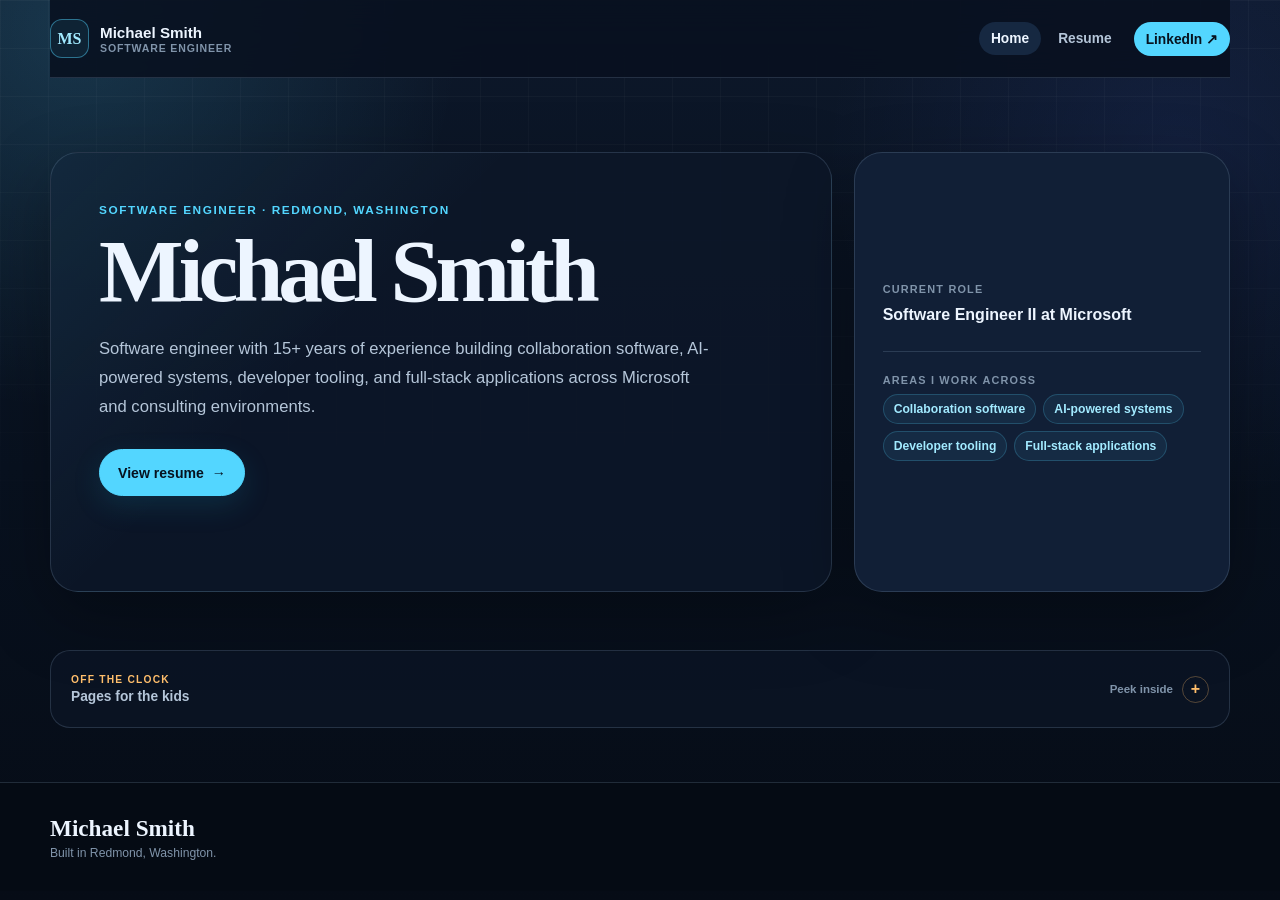
<file: index.html>
<!doctype html>
<html lang="en">
<head>
  <meta charset="utf-8">
  <meta name="viewport" content="width=device-width, initial-scale=1">
  <meta name="description" content="Michael Smith, a software engineer building collaboration software, AI-powered systems, developer tooling, and full-stack applications.">
  <link rel="canonical" href="https://mikelikescoding.com/">
  <meta property="og:type" content="website">
  <meta property="og:url" content="https://mikelikescoding.com/">
  <meta property="og:title" content="Michael Smith">
  <meta property="og:description" content="Software engineer building collaboration software, AI-powered systems, developer tooling, and full-stack applications.">
  <meta property="og:image" content="https://mikelikescoding.com/og.png">
  <meta property="og:image:width" content="1200">
  <meta property="og:image:height" content="630">
  <meta property="og:image:alt" content="Michael Smith — Software engineer">
  <meta name="twitter:card" content="summary_large_image">
  <meta name="twitter:title" content="Michael Smith">
  <meta name="twitter:description" content="Software engineer building collaboration software, AI-powered systems, developer tooling, and full-stack applications.">
  <meta name="twitter:image" content="https://mikelikescoding.com/og.png">
  <meta name="twitter:image:alt" content="Michael Smith — Software engineer">
  <title>Michael Smith</title>
  <link rel="stylesheet" href="shared/css/portfolio.css">
</head>
<body>
  <a class="skip-link" href="#main">Skip to content</a>

  <header class="site-header">
    <a class="brand" href="index.html" aria-label="Michael Smith home">
      <span class="brand-mark" aria-hidden="true">MS</span>
      <span class="brand-copy">Michael Smith<small>Software engineer</small></span>
    </a>
    <nav class="site-nav" aria-label="Primary navigation">
      <a href="index.html" aria-current="page">Home</a>
      <a href="resume/">Resume</a>
      <a class="nav-cta" href="https://www.linkedin.com/in/michael-smith-aa573324/">LinkedIn ↗</a>
    </nav>
  </header>

  <main id="main">
    <section class="home-hero wrap">
      <div class="home-hero-copy">
        <p class="eyebrow">Software engineer · Redmond, Washington</p>
        <h1>Michael Smith</h1>
        <p class="home-intro">
          Software engineer with 15+ years of experience building collaboration software,
          AI-powered systems, developer tooling, and full-stack applications across Microsoft
          and consulting environments.
        </p>
        <div class="button-row">
          <a class="button" href="resume/">View resume <span aria-hidden="true">→</span></a>
        </div>
      </div>

      <aside class="home-hero-card home-focus-card" aria-label="Professional overview">
        <div class="detail-block">
          <p class="detail-label">Current role</p>
          <p class="detail-value">Software Engineer II at Microsoft</p>
        </div>
        <div class="detail-block">
          <p class="detail-label">Areas I work across</p>
          <ul class="tag-list">
            <li>Collaboration software</li>
            <li>AI-powered systems</li>
            <li>Developer tooling</li>
            <li>Full-stack applications</li>
          </ul>
        </div>
      </aside>
    </section>

    <section class="personal-pocket wrap" id="family-projects" aria-label="Personal projects">
      <details>
        <summary>
          <span class="pocket-copy">
            <span class="pocket-label">Off the clock</span>
            <span class="pocket-title">Pages for the kids</span>
          </span>
          <span class="pocket-hint">Peek inside <span class="pocket-toggle" aria-hidden="true">+</span></span>
        </summary>
        <div class="pocket-links">
          <a href="todo.html">
            <span><strong>Kids’ To-Do List</strong><small>A family activities checklist</small></span>
            <span aria-hidden="true">→</span>
          </a>
          <a href="games/">
            <span><strong>Splashman &amp; Feedster</strong><small>Word and math browser games for my kids</small></span>
            <span aria-hidden="true">→</span>
          </a>
        </div>
      </details>
    </section>
  </main>

  <footer class="site-footer">
    <div class="footer-inner wrap">
      <div>
        <p class="footer-name">Michael Smith</p>
        <p class="footer-copy">Built in Redmond, Washington.</p>
      </div>
    </div>
  </footer>
</body>
</html>
</file>
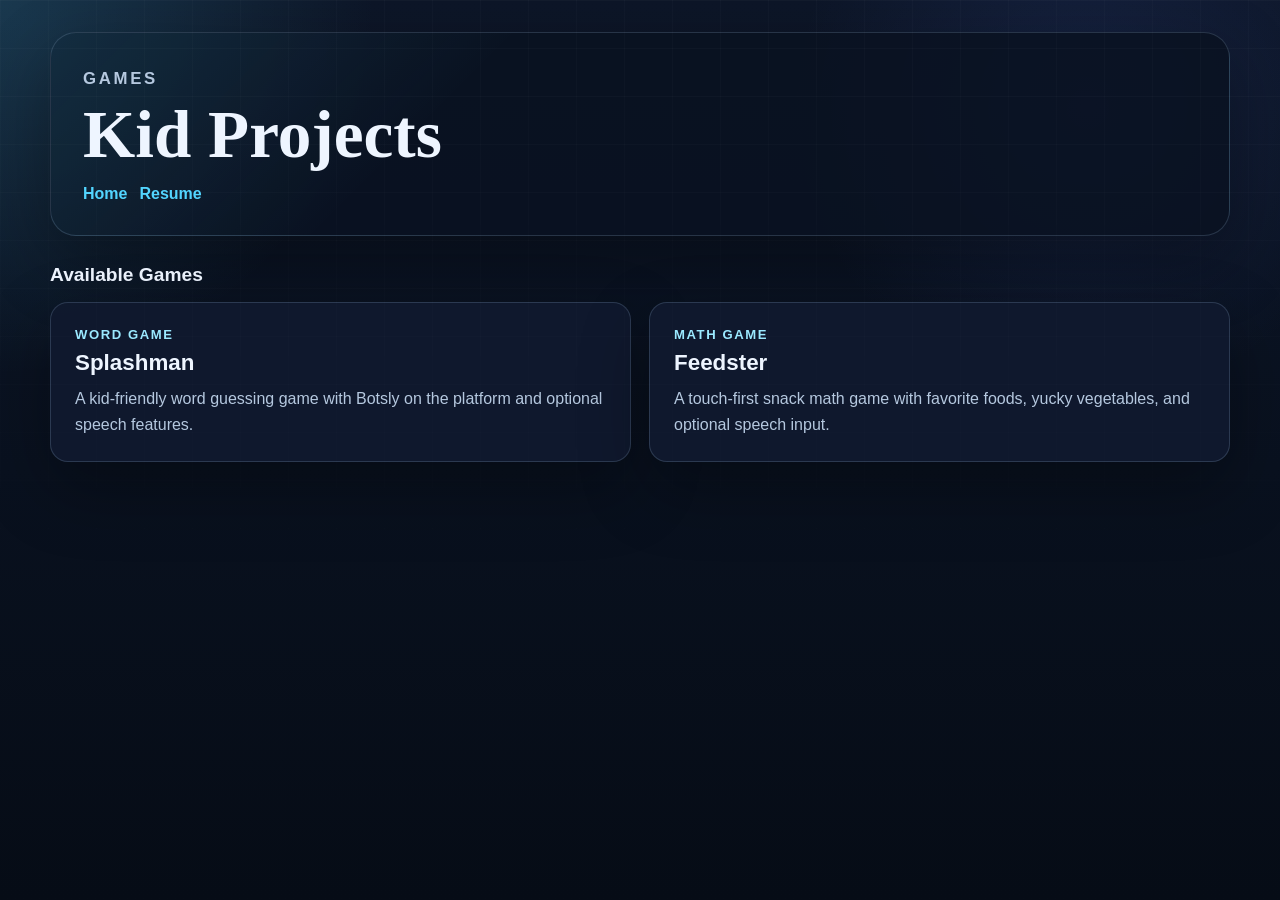
<file: games/index.html>
<!DOCTYPE html>
<html lang="en">
<head>
  <meta charset="UTF-8">
  <meta name="viewport" content="width=device-width, initial-scale=1.0">
  <meta name="description" content="Games and playful experiments by Michael Smith.">
  <title>Games | Michael Smith</title>
  <link rel="stylesheet" href="../shared/css/hub.css">
</head>
<body>
  <main class="site-shell">
    <section class="hero">
      <p class="eyebrow">Games</p>
      <h1>Kid Projects</h1>
      <div class="link-row">
        <a class="text-link" href="../index.html">Home</a>
        <a class="text-link" href="../resume/index.html">Resume</a>
      </div>
    </section>

    <section class="section">
      <div class="section-header">
        <h2>Available Games</h2>
      </div>
      <div class="card-grid">
        <a class="card" href="./splashman/">
          <p class="card-label">Word Game</p>
          <h2 class="card-title">Splashman</h2>
          <p class="card-copy">
            A kid-friendly word guessing game with Botsly on the platform and optional speech features.
          </p>
        </a>
        <a class="card" href="./feedster/">
          <p class="card-label">Math Game</p>
          <h2 class="card-title">Feedster</h2>
          <p class="card-copy">
            A touch-first snack math game with favorite foods, yucky vegetables, and optional speech input.
          </p>
        </a>
      </div>
    </section>
  </main>
</body>
</html>
</file>
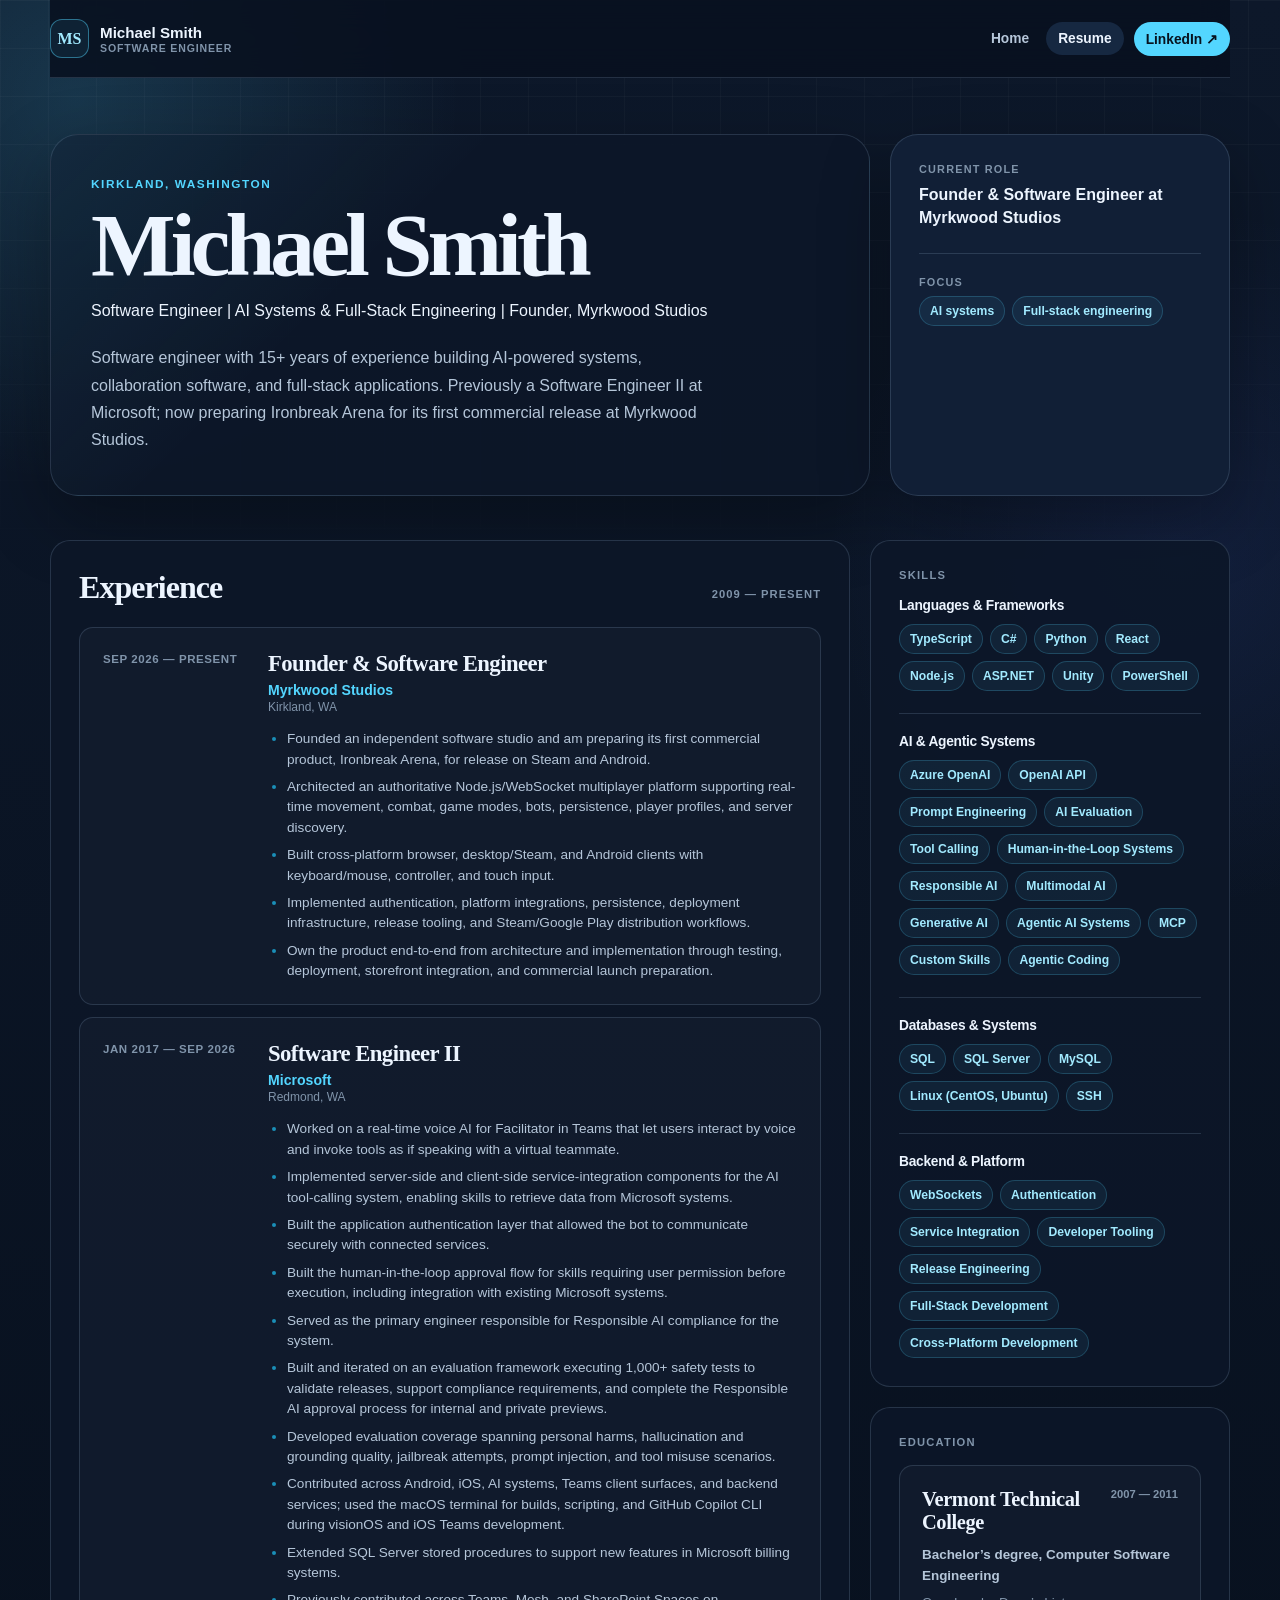
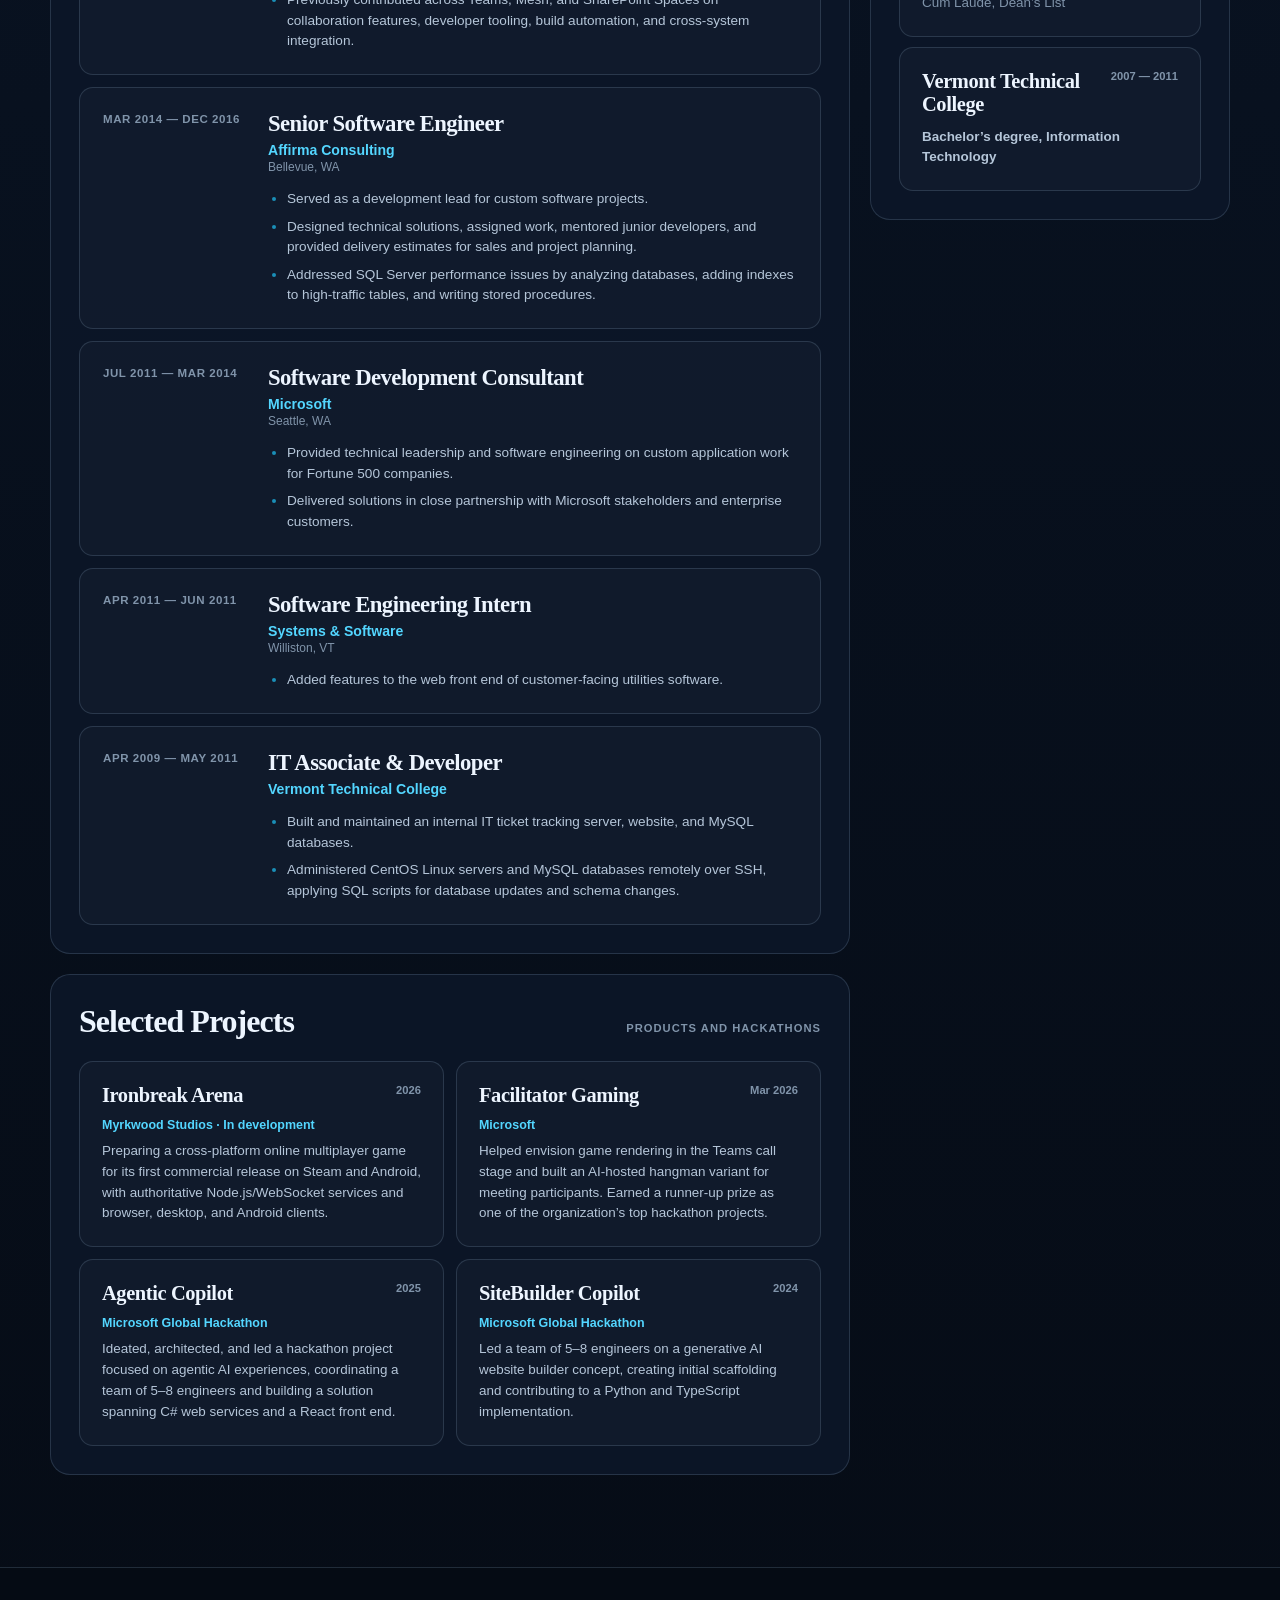
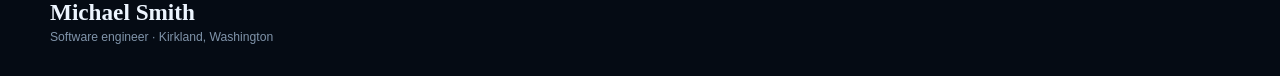
<file: resume/index.html>
<!doctype html>
<html lang="en">
<head>
  <meta charset="utf-8">
  <meta name="viewport" content="width=device-width, initial-scale=1">
  <meta name="description" content="Resume for Michael Smith, software engineer focused on AI systems and full-stack engineering, and founder of Myrkwood Studios.">
  <link rel="canonical" href="https://mikelikescoding.com/resume/">
  <meta property="og:type" content="profile">
  <meta property="og:url" content="https://mikelikescoding.com/resume/">
  <meta property="og:title" content="Michael Smith | Resume">
  <meta property="og:description" content="Software engineer with 15+ years of experience in AI systems and full-stack engineering. Founder of Myrkwood Studios; previously Software Engineer II at Microsoft.">
  <meta property="og:image" content="https://mikelikescoding.com/og.png">
  <meta property="og:image:width" content="1200">
  <meta property="og:image:height" content="630">
  <meta property="og:image:alt" content="Michael Smith — Software engineer">
  <meta name="twitter:card" content="summary_large_image">
  <meta name="twitter:title" content="Michael Smith | Resume">
  <meta name="twitter:description" content="Software engineer with 15+ years of experience in AI systems and full-stack engineering. Founder of Myrkwood Studios; previously Software Engineer II at Microsoft.">
  <meta name="twitter:image" content="https://mikelikescoding.com/og.png">
  <meta name="twitter:image:alt" content="Michael Smith — Software engineer">
  <title>Michael Smith | Resume</title>
  <link rel="stylesheet" href="../shared/css/portfolio.css">
</head>
<body>
  <a class="skip-link" href="#main">Skip to content</a>

  <header class="site-header">
    <a class="brand" href="../" aria-label="Michael Smith home">
      <span class="brand-mark" aria-hidden="true">MS</span>
      <span class="brand-copy">Michael Smith<small>Software engineer</small></span>
    </a>
    <nav class="site-nav" aria-label="Primary navigation">
      <a href="../">Home</a>
      <a href="./" aria-current="page">Resume</a>
      <a class="nav-cta" href="https://www.linkedin.com/in/michael-smith-aa573324/">LinkedIn ↗</a>
    </nav>
  </header>

  <main id="main">
    <section class="resume-hero wrap">
      <div class="resume-hero-copy">
        <p class="eyebrow">Kirkland, Washington</p>
        <h1>Michael Smith</h1>
        <p class="resume-headline">Software Engineer | AI Systems &amp; Full-Stack Engineering | Founder, Myrkwood Studios</p>
        <p class="resume-summary">
          Software engineer with 15+ years of experience building AI-powered systems,
          collaboration software, and full-stack applications. Previously a Software Engineer II
          at Microsoft; now preparing Ironbreak Arena for its first commercial release at Myrkwood Studios.
        </p>
      </div>

      <aside class="resume-hero-card" aria-label="Resume overview">
        <div class="detail-block">
          <p class="detail-label">Current role</p>
          <p class="detail-value">Founder &amp; Software Engineer at Myrkwood Studios</p>
        </div>
        <div class="detail-block">
          <p class="detail-label">Focus</p>
          <ul class="tag-list">
            <li>AI systems</li>
            <li>Full-stack engineering</li>
          </ul>
        </div>
      </aside>
    </section>

    <div class="resume-layout wrap">
      <div class="resume-main">
        <section class="content-panel" aria-labelledby="experience-title">
          <div class="panel-heading">
            <h2 id="experience-title">Experience</h2>
            <span>2009 — Present</span>
          </div>
          <div class="experience-list">
            <article class="experience-card">
              <div class="experience-period">Sep 2026 — Present</div>
              <div>
                <h3>Founder &amp; Software Engineer</h3>
                <p class="company">Myrkwood Studios</p>
                <p class="location">Kirkland, WA</p>
                <ul>
                  <li>Founded an independent software studio and am preparing its first commercial product, Ironbreak Arena, for release on Steam and Android.</li>
                  <li>Architected an authoritative Node.js/WebSocket multiplayer platform supporting real-time movement, combat, game modes, bots, persistence, player profiles, and server discovery.</li>
                  <li>Built cross-platform browser, desktop/Steam, and Android clients with keyboard/mouse, controller, and touch input.</li>
                  <li>Implemented authentication, platform integrations, persistence, deployment infrastructure, release tooling, and Steam/Google Play distribution workflows.</li>
                  <li>Own the product end-to-end from architecture and implementation through testing, deployment, storefront integration, and commercial launch preparation.</li>
                </ul>
              </div>
            </article>

            <article class="experience-card">
              <div class="experience-period">Jan 2017 — Sep 2026</div>
              <div>
                <h3>Software Engineer II</h3>
                <p class="company">Microsoft</p>
                <p class="location">Redmond, WA</p>
                <ul>
                  <li>Worked on a real-time voice AI for Facilitator in Teams that let users interact by voice and invoke tools as if speaking with a virtual teammate.</li>
                  <li>Implemented server-side and client-side service-integration components for the AI tool-calling system, enabling skills to retrieve data from Microsoft systems.</li>
                  <li>Built the application authentication layer that allowed the bot to communicate securely with connected services.</li>
                  <li>Built the human-in-the-loop approval flow for skills requiring user permission before execution, including integration with existing Microsoft systems.</li>
                  <li>Served as the primary engineer responsible for Responsible AI compliance for the system.</li>
                  <li>Built and iterated on an evaluation framework executing 1,000+ safety tests to validate releases, support compliance requirements, and complete the Responsible AI approval process for internal and private previews.</li>
                  <li>Developed evaluation coverage spanning personal harms, hallucination and grounding quality, jailbreak attempts, prompt injection, and tool misuse scenarios.</li>
                  <li>Contributed across Android, iOS, AI systems, Teams client surfaces, and backend services; used the macOS terminal for builds, scripting, and GitHub Copilot CLI during visionOS and iOS Teams development.</li>
                  <li>Extended SQL Server stored procedures to support new features in Microsoft billing systems.</li>
                  <li>Previously contributed across Teams, Mesh, and SharePoint Spaces on collaboration features, developer tooling, build automation, and cross-system integration.</li>
                </ul>
              </div>
            </article>

            <article class="experience-card">
              <div class="experience-period">Mar 2014 — Dec 2016</div>
              <div>
                <h3>Senior Software Engineer</h3>
                <p class="company">Affirma Consulting</p>
                <p class="location">Bellevue, WA</p>
                <ul>
                  <li>Served as a development lead for custom software projects.</li>
                  <li>Designed technical solutions, assigned work, mentored junior developers, and provided delivery estimates for sales and project planning.</li>
                  <li>Addressed SQL Server performance issues by analyzing databases, adding indexes to high-traffic tables, and writing stored procedures.</li>
                </ul>
              </div>
            </article>

            <article class="experience-card">
              <div class="experience-period">Jul 2011 — Mar 2014</div>
              <div>
                <h3>Software Development Consultant</h3>
                <p class="company">Microsoft</p>
                <p class="location">Seattle, WA</p>
                <ul>
                  <li>Provided technical leadership and software engineering on custom application work for Fortune 500 companies.</li>
                  <li>Delivered solutions in close partnership with Microsoft stakeholders and enterprise customers.</li>
                </ul>
              </div>
            </article>

            <article class="experience-card">
              <div class="experience-period">Apr 2011 — Jun 2011</div>
              <div>
                <h3>Software Engineering Intern</h3>
                <p class="company">Systems &amp; Software</p>
                <p class="location">Williston, VT</p>
                <ul>
                  <li>Added features to the web front end of customer-facing utilities software.</li>
                </ul>
              </div>
            </article>

            <article class="experience-card">
              <div class="experience-period">Apr 2009 — May 2011</div>
              <div>
                <h3>IT Associate &amp; Developer</h3>
                <p class="company">Vermont Technical College</p>
                <ul>
                  <li>Built and maintained an internal IT ticket tracking server, website, and MySQL databases.</li>
                  <li>Administered CentOS Linux servers and MySQL databases remotely over SSH, applying SQL scripts for database updates and schema changes.</li>
                </ul>
              </div>
            </article>
          </div>
        </section>

        <section class="content-panel" aria-labelledby="projects-title">
          <div class="panel-heading">
            <h2 id="projects-title">Selected Projects</h2>
            <span>Products and hackathons</span>
          </div>
          <div class="project-list">
            <article class="project-card">
              <div class="project-head"><h3>Ironbreak Arena</h3><span class="project-period">2026</span></div>
              <p class="project-subtitle">Myrkwood Studios · In development</p>
              <p>Preparing a cross-platform online multiplayer game for its first commercial release on Steam and Android, with authoritative Node.js/WebSocket services and browser, desktop, and Android clients.</p>
            </article>
            <article class="project-card">
              <div class="project-head"><h3>Facilitator Gaming</h3><span class="project-period">Mar 2026</span></div>
              <p class="project-subtitle">Microsoft</p>
              <p>Helped envision game rendering in the Teams call stage and built an AI-hosted hangman variant for meeting participants. Earned a runner-up prize as one of the organization’s top hackathon projects.</p>
            </article>
            <article class="project-card">
              <div class="project-head"><h3>Agentic Copilot</h3><span class="project-period">2025</span></div>
              <p class="project-subtitle">Microsoft Global Hackathon</p>
              <p>Ideated, architected, and led a hackathon project focused on agentic AI experiences, coordinating a team of 5–8 engineers and building a solution spanning C# web services and a React front end.</p>
            </article>
            <article class="project-card">
              <div class="project-head"><h3>SiteBuilder Copilot</h3><span class="project-period">2024</span></div>
              <p class="project-subtitle">Microsoft Global Hackathon</p>
              <p>Led a team of 5–8 engineers on a generative AI website builder concept, creating initial scaffolding and contributing to a Python and TypeScript implementation.</p>
            </article>
          </div>
        </section>
      </div>

      <aside class="resume-sidebar" aria-label="Skills and education">
        <section class="sidebar-panel">
          <h2>Skills</h2>
          <div class="skill-group">
            <h3>Languages &amp; Frameworks</h3>
            <ul class="chip-list">
              <li>TypeScript</li><li>C#</li><li>Python</li><li>React</li><li>Node.js</li><li>ASP.NET</li><li>Unity</li><li>PowerShell</li>
            </ul>
          </div>
          <div class="skill-group">
            <h3>AI &amp; Agentic Systems</h3>
            <ul class="chip-list">
              <li>Azure OpenAI</li><li>OpenAI API</li><li>Prompt Engineering</li><li>AI Evaluation</li><li>Tool Calling</li><li>Human-in-the-Loop Systems</li><li>Responsible AI</li><li>Multimodal AI</li><li>Generative AI</li><li>Agentic AI Systems</li><li>MCP</li><li>Custom Skills</li><li>Agentic Coding</li>
            </ul>
          </div>
          <div class="skill-group">
            <h3>Databases &amp; Systems</h3>
            <ul class="chip-list">
              <li>SQL</li><li>SQL Server</li><li>MySQL</li><li>Linux (CentOS, Ubuntu)</li><li>SSH</li>
            </ul>
          </div>
          <div class="skill-group">
            <h3>Backend &amp; Platform</h3>
            <ul class="chip-list">
              <li>WebSockets</li><li>Authentication</li><li>Service Integration</li><li>Developer Tooling</li><li>Release Engineering</li><li>Full-Stack Development</li><li>Cross-Platform Development</li>
            </ul>
          </div>
        </section>

        <section class="sidebar-panel">
          <h2>Education</h2>
          <div class="education-stack">
            <article class="education-card">
              <div class="education-head"><h3>Vermont Technical College</h3><span class="education-period">2007 — 2011</span></div>
              <p><strong>Bachelor’s degree, Computer Software Engineering</strong></p>
              <p>Cum Laude, Dean’s List</p>
            </article>
            <article class="education-card">
              <div class="education-head"><h3>Vermont Technical College</h3><span class="education-period">2007 — 2011</span></div>
              <p><strong>Bachelor’s degree, Information Technology</strong></p>
            </article>
          </div>
        </section>
      </aside>
    </div>
  </main>

  <footer class="site-footer">
    <div class="footer-inner wrap">
      <div>
        <p class="footer-name">Michael Smith</p>
        <p class="footer-copy">Software engineer · Kirkland, Washington</p>
      </div>
    </div>
  </footer>
</body>
</html>
</file>
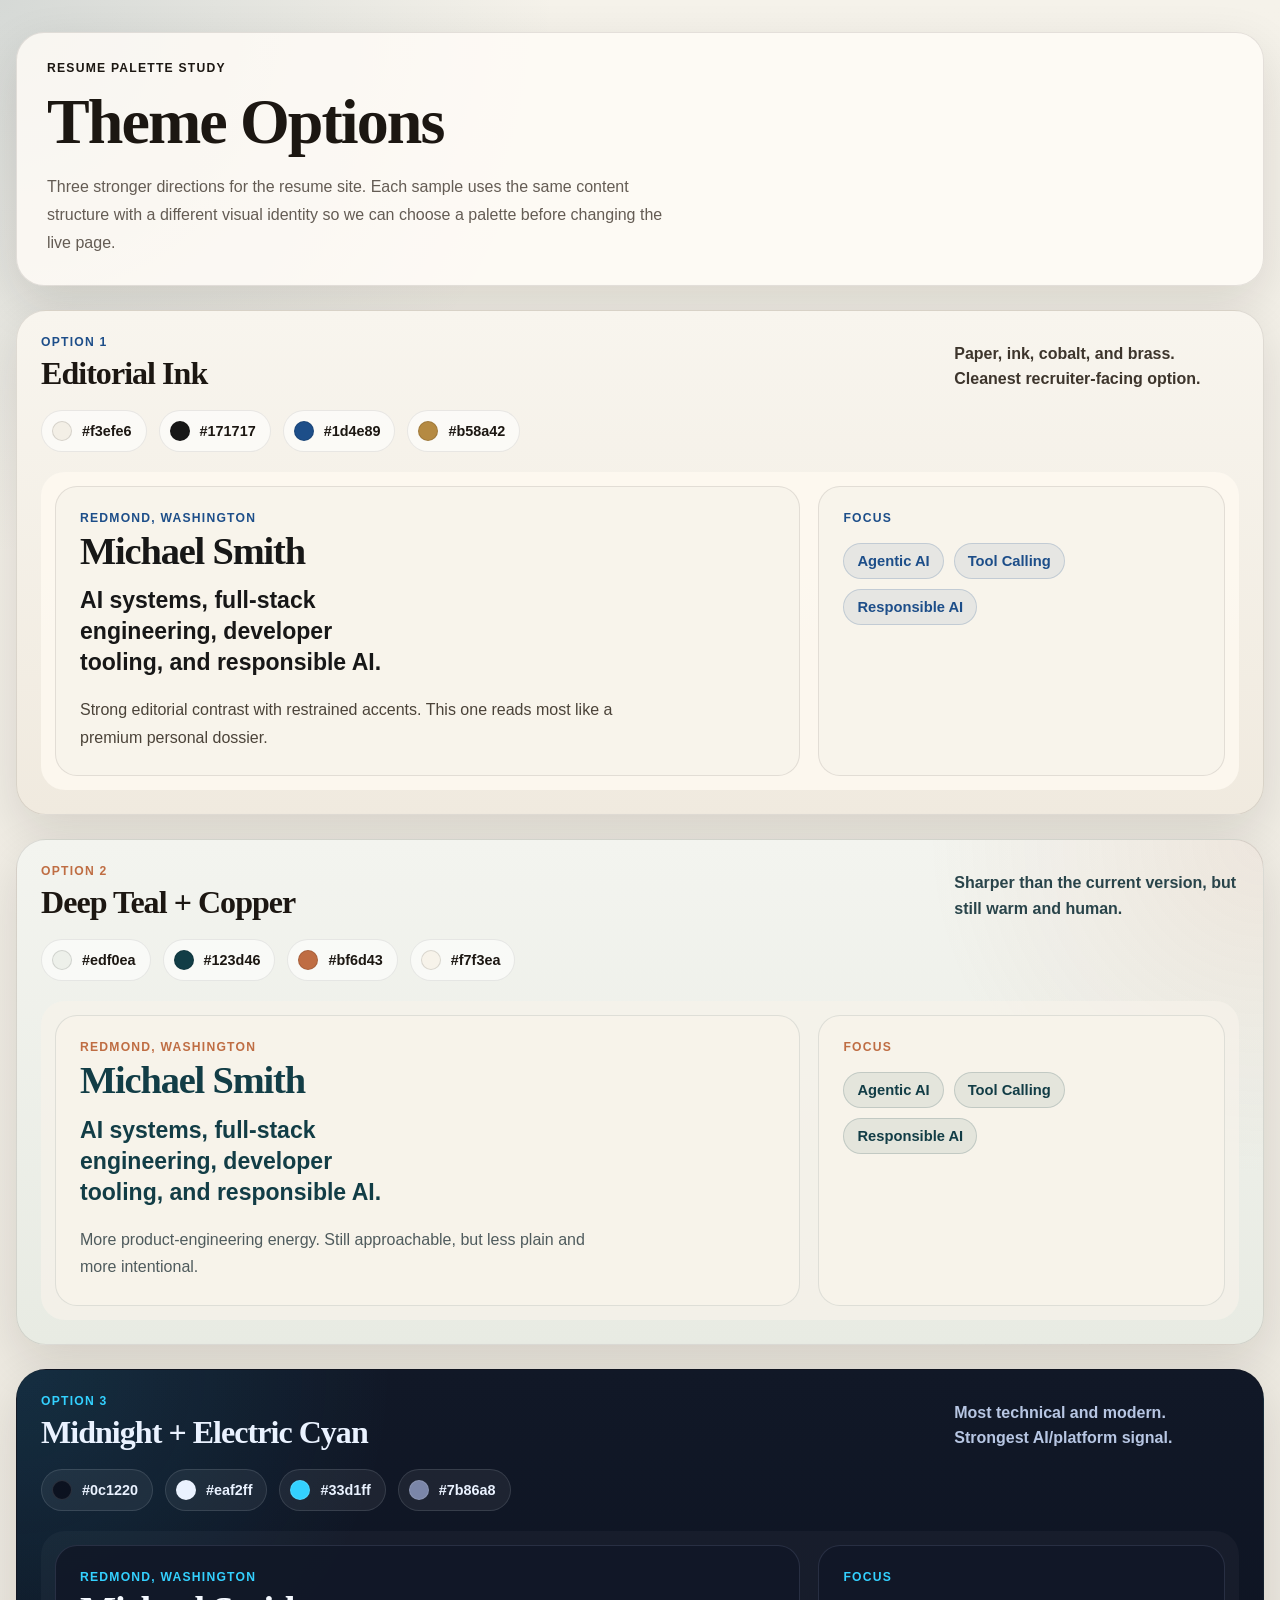
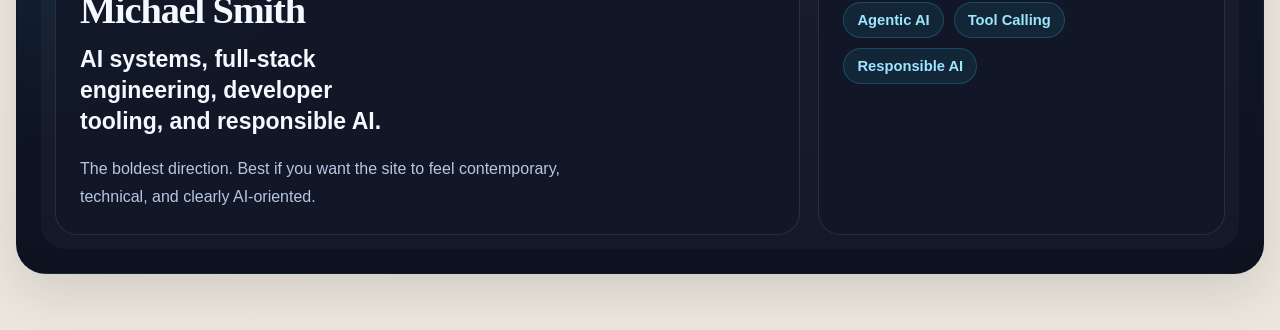
<file: experiments/theme-options/index.html>
<!DOCTYPE html>
<html lang="en">
<head>
  <meta charset="UTF-8">
  <meta name="viewport" content="width=device-width, initial-scale=1.0">
  <meta name="description" content="Theme options for Michael Smith's GitHub Pages resume site.">
  <title>Resume Theme Options</title>
  <link rel="stylesheet" href="styles.css">
</head>
<body>
  <main class="theme-gallery">
    <header class="page-header">
      <p class="eyebrow">Resume Palette Study</p>
      <h1>Theme Options</h1>
      <p class="page-copy">
        Three stronger directions for the resume site. Each sample uses the same content structure with a different
        visual identity so we can choose a palette before changing the live page.
      </p>
    </header>

    <section class="theme-card theme-editorial">
      <div class="theme-meta">
        <div>
          <p class="theme-label">Option 1</p>
          <h2>Editorial Ink</h2>
        </div>
        <p class="theme-summary">Paper, ink, cobalt, and brass. Cleanest recruiter-facing option.</p>
      </div>

      <div class="swatches">
        <span style="--swatch: #f3efe6;">#f3efe6</span>
        <span style="--swatch: #171717;">#171717</span>
        <span style="--swatch: #1d4e89;">#1d4e89</span>
        <span style="--swatch: #b58a42;">#b58a42</span>
      </div>

      <article class="mockup">
        <div class="mockup-hero">
          <div class="mockup-copy">
            <p class="mockup-location">Redmond, Washington</p>
            <h3>Michael Smith</h3>
            <p class="mockup-headline">AI systems, full-stack engineering, developer tooling, and responsible AI.</p>
            <p class="mockup-body">
              Strong editorial contrast with restrained accents. This one reads most like a premium personal dossier.
            </p>
          </div>
          <aside class="mockup-side">
            <p class="mockup-kicker">Focus</p>
            <ul class="chips">
              <li>Agentic AI</li>
              <li>Tool Calling</li>
              <li>Responsible AI</li>
            </ul>
          </aside>
        </div>
      </article>
    </section>

    <section class="theme-card theme-teal">
      <div class="theme-meta">
        <div>
          <p class="theme-label">Option 2</p>
          <h2>Deep Teal + Copper</h2>
        </div>
        <p class="theme-summary">Sharper than the current version, but still warm and human.</p>
      </div>

      <div class="swatches">
        <span style="--swatch: #edf0ea;">#edf0ea</span>
        <span style="--swatch: #123d46;">#123d46</span>
        <span style="--swatch: #bf6d43;">#bf6d43</span>
        <span style="--swatch: #f7f3ea;">#f7f3ea</span>
      </div>

      <article class="mockup">
        <div class="mockup-hero">
          <div class="mockup-copy">
            <p class="mockup-location">Redmond, Washington</p>
            <h3>Michael Smith</h3>
            <p class="mockup-headline">AI systems, full-stack engineering, developer tooling, and responsible AI.</p>
            <p class="mockup-body">
              More product-engineering energy. Still approachable, but less plain and more intentional.
            </p>
          </div>
          <aside class="mockup-side">
            <p class="mockup-kicker">Focus</p>
            <ul class="chips">
              <li>Agentic AI</li>
              <li>Tool Calling</li>
              <li>Responsible AI</li>
            </ul>
          </aside>
        </div>
      </article>
    </section>

    <section class="theme-card theme-midnight">
      <div class="theme-meta">
        <div>
          <p class="theme-label">Option 3</p>
          <h2>Midnight + Electric Cyan</h2>
        </div>
        <p class="theme-summary">Most technical and modern. Strongest AI/platform signal.</p>
      </div>

      <div class="swatches">
        <span style="--swatch: #0c1220;">#0c1220</span>
        <span style="--swatch: #eaf2ff;">#eaf2ff</span>
        <span style="--swatch: #33d1ff;">#33d1ff</span>
        <span style="--swatch: #7b86a8;">#7b86a8</span>
      </div>

      <article class="mockup">
        <div class="mockup-hero">
          <div class="mockup-copy">
            <p class="mockup-location">Redmond, Washington</p>
            <h3>Michael Smith</h3>
            <p class="mockup-headline">AI systems, full-stack engineering, developer tooling, and responsible AI.</p>
            <p class="mockup-body">
              The boldest direction. Best if you want the site to feel contemporary, technical, and clearly AI-oriented.
            </p>
          </div>
          <aside class="mockup-side">
            <p class="mockup-kicker">Focus</p>
            <ul class="chips">
              <li>Agentic AI</li>
              <li>Tool Calling</li>
              <li>Responsible AI</li>
            </ul>
          </aside>
        </div>
      </article>
    </section>
  </main>
</body>
</html>
</file>
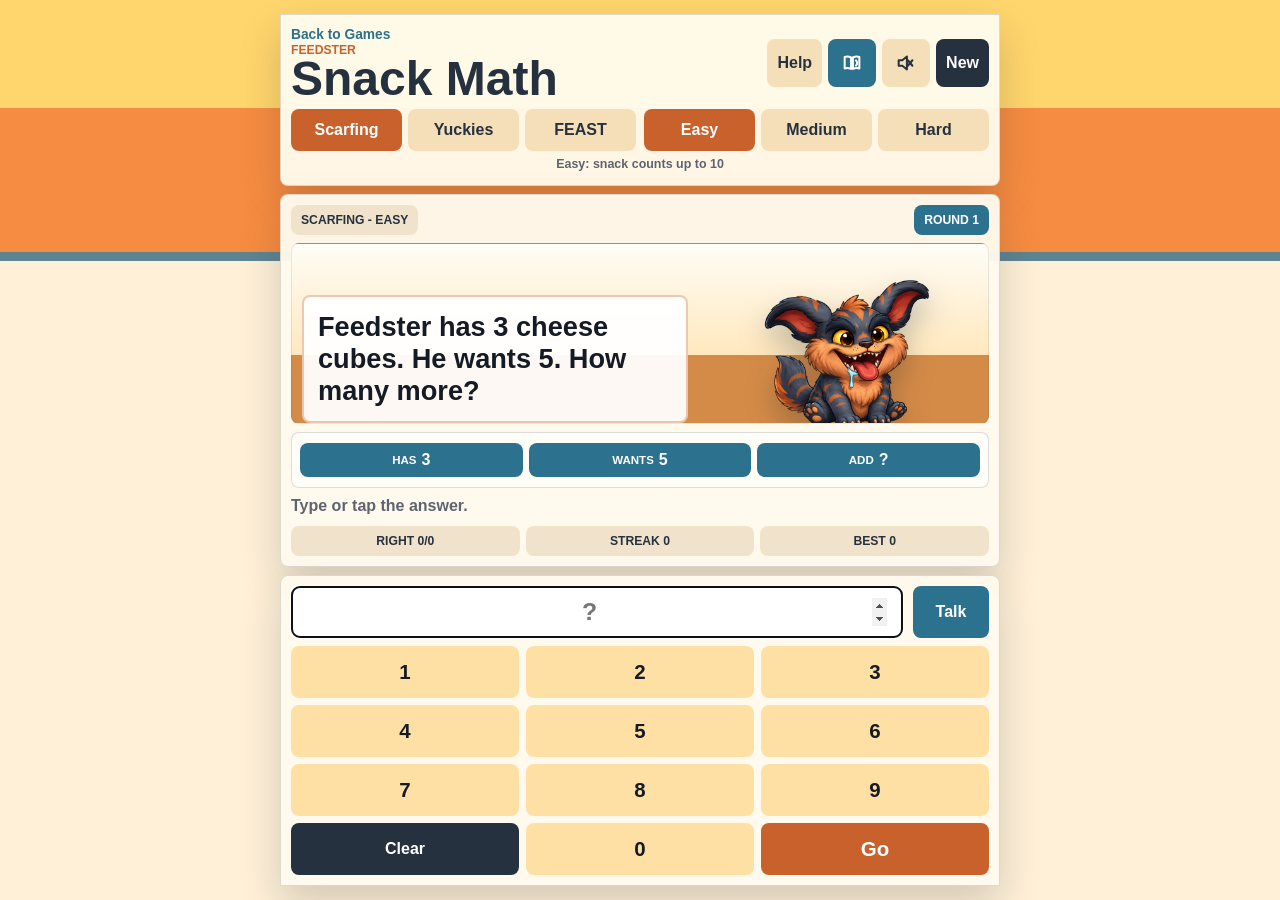
<file: games/feedster/index.html>
<!DOCTYPE html>
<html lang="en">
<head>
  <meta charset="UTF-8">
  <meta name="viewport" content="width=device-width, initial-scale=1.0">
  <meta name="description" content="Feedster is a touch-friendly children's math game about snacks, yucky vegetables, and quick number answers.">
  <meta name="theme-color" content="#26313f">
  <meta name="apple-mobile-web-app-capable" content="yes">
  <meta name="apple-mobile-web-app-status-bar-style" content="default">
  <title>Feedster</title>
  <link rel="manifest" href="manifest.webmanifest">
  <link rel="apple-touch-icon" href="assets/icons/apple-touch-icon.png">
  <link rel="stylesheet" href="styles.css">
</head>
<body>
  <main class="game-app" id="gameApp">
    <section class="top-panel" aria-labelledby="gameTitle">
      <div class="title-row">
        <div>
          <a class="home-link" href="../../index.html">Back to Games</a>
          <p class="eyebrow">Feedster</p>
          <h1 id="gameTitle">Snack Math</h1>
        </div>
        <div class="title-actions">
          <button class="icon-button icon-button-secondary" id="helpButton" type="button" aria-label="Open Help">Help</button>
          <button class="icon-button icon-button-secondary" id="readButton" type="button" aria-label="Turn problem reading off" aria-pressed="true">
            <svg class="button-icon" viewBox="0 0 24 24" aria-hidden="true">
              <path d="M4 5.5C6.3 4.6 8.5 4.8 11 6v12.5c-2.5-1.2-4.7-1.4-7-.5V5.5Z"></path>
              <path d="M20 5.5c-2.3-.9-4.5-.7-7 .5v12.5c2.5-1.2 4.7-1.4 7-.5V5.5Z"></path>
              <path d="M16.4 9.2c.8.7 1.2 1.6 1.2 2.8s-.4 2.1-1.2 2.8"></path>
            </svg>
          </button>
          <button class="icon-button icon-button-secondary" id="soundButton" type="button" aria-label="Turn sound on" aria-pressed="false">
            <svg class="button-icon icon-on" viewBox="0 0 24 24" aria-hidden="true">
              <path d="M4 9v6h4l5 4V5L8 9H4Z"></path>
              <path d="M16 8.5c.9.9 1.4 2.1 1.4 3.5s-.5 2.6-1.4 3.5"></path>
              <path d="M18.8 6c1.5 1.6 2.3 3.6 2.3 6s-.8 4.4-2.3 6"></path>
            </svg>
            <svg class="button-icon icon-off" viewBox="0 0 24 24" aria-hidden="true">
              <path d="M4 9v6h4l5 4V5L8 9H4Z"></path>
              <path d="M19 9l-5 6"></path>
              <path d="M14 9l5 6"></path>
            </svg>
          </button>
          <button class="icon-button" id="newRoundButton" type="button" aria-label="New Round">New</button>
        </div>
      </div>

      <div class="selectors" aria-label="Game setup">
        <div class="selector-group" aria-label="Choose mode">
          <button class="selector-button is-active" type="button" data-mode="scarfing">Scarfing</button>
          <button class="selector-button" type="button" data-mode="yuckies">Yuckies</button>
          <button class="selector-button" type="button" data-mode="feast">FEAST</button>
        </div>
        <div class="selector-group" aria-label="Choose difficulty">
          <button class="selector-button is-active" type="button" data-difficulty="easy">Easy</button>
          <button class="selector-button" type="button" data-difficulty="medium">Medium</button>
          <button class="selector-button" type="button" data-difficulty="hard">Hard</button>
        </div>
      </div>
      <p class="difficulty-hint" id="difficultyHint">Easy: snack counts up to 10</p>
    </section>

    <section class="stage-panel" aria-label="Feedster game board">
      <div class="stage-header">
        <p class="mode-pill" id="modeLabel">Scarfing</p>
        <p class="score-pill" id="scoreLabel">Round 1</p>
      </div>

      <div class="character-zone">
        <div class="prompt-bubble" id="promptText" aria-live="polite"></div>
        <img class="feedster-sprite" id="feedsterSprite" src="assets/feedster/feedster_salivating.png" alt="Feedster waiting for snacks">
      </div>

      <div class="plate-zone" aria-label="Food plate">
        <div class="plate" id="plateItems"></div>
      </div>

      <div class="status-row">
        <p class="coach-text" id="coachText" aria-live="polite">Feedster is ready.</p>
        <div class="timer-wrap" id="timerWrap" hidden>
          <span class="timer-label" id="timerLabel">15</span>
          <div class="timer-track">
            <div class="timer-bar" id="timerBar"></div>
          </div>
        </div>
      </div>
      <div class="stats-row" aria-label="Session stats">
        <span class="stat-chip" id="sessionStat">Right 0/0</span>
        <span class="stat-chip" id="streakStat">Streak 0</span>
        <span class="stat-chip" id="bestStat">Best 0</span>
      </div>
    </section>

    <section class="answer-panel" aria-label="Answer controls">
      <div class="answer-display-row">
        <label class="sr-only" for="answerInput">Answer</label>
        <input
          id="answerInput"
          class="answer-input"
          type="number"
          inputmode="numeric"
          pattern="[0-9]*"
          min="0"
          autocomplete="off"
          placeholder="?"
        >
        <button class="talk-button" id="talkButton" type="button">Talk</button>
      </div>

      <div class="number-pad" aria-label="Number pad">
        <button type="button" data-number="1">1</button>
        <button type="button" data-number="2">2</button>
        <button type="button" data-number="3">3</button>
        <button type="button" data-number="4">4</button>
        <button type="button" data-number="5">5</button>
        <button type="button" data-number="6">6</button>
        <button type="button" data-number="7">7</button>
        <button type="button" data-number="8">8</button>
        <button type="button" data-number="9">9</button>
        <button class="pad-secondary" type="button" id="clearButton">Clear</button>
        <button type="button" data-number="0">0</button>
        <button class="pad-submit" type="button" id="submitButton">Go</button>
      </div>
    </section>
  </main>

  <dialog class="help-dialog" id="helpDialog" aria-labelledby="helpTitle">
    <div class="help-panel">
      <div class="help-header">
        <h2 id="helpTitle">How to Play</h2>
        <button class="dialog-close" id="helpCloseButton" type="button" aria-label="Close Help">Close</button>
      </div>

      <div class="help-grid">
        <section>
          <h3>Scarfing</h3>
          <p>Add enough favorite food to reach Feedster's target number.</p>
        </section>
        <section>
          <h3>Yuckies</h3>
          <p>Take away the yucky food and answer how many are left.</p>
        </section>
        <section>
          <h3>FEAST</h3>
          <p>Solve a quick mix of snack and yucky problems before time runs out.</p>
        </section>
        <section>
          <h3>Difficulty</h3>
          <p>Easy uses small counts, Medium reaches 20, and Hard uses 3-digit snack math.</p>
        </section>
      </div>
    </div>
  </dialog>

  <div class="orientation-guard" aria-live="polite">
    <div class="orientation-card">
      <img src="assets/feedster/feedster_cranky.png" alt="Feedster looking cranky">
      <p class="orientation-title">Feedster likes portrait mode.</p>
      <p class="orientation-copy">Rotate your device upright to keep feeding him.</p>
    </div>
  </div>

  <script src="game.js"></script>
</body>
</html>
</file>
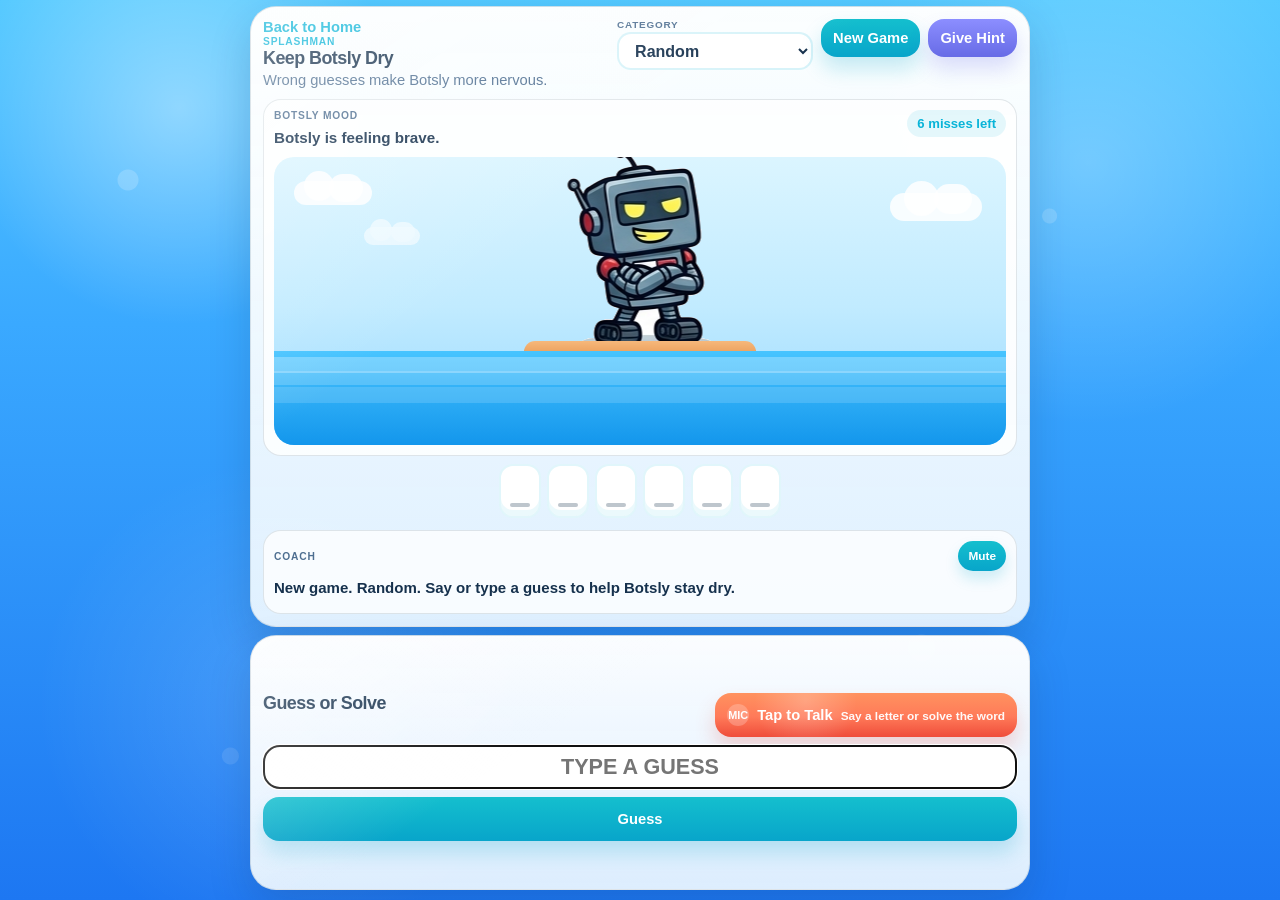
<file: games/splashman/index.html>
<!DOCTYPE html>
<html lang="en">
<head>
  <meta charset="UTF-8">
  <meta name="viewport" content="width=device-width, initial-scale=1.0">
  <meta name="description" content="Splashman is a kid-friendly mobile word guessing game with tap-to-talk voice input and guess-or-solve play.">
  <meta name="theme-color" content="#0e4570">
  <meta name="apple-mobile-web-app-capable" content="yes">
  <meta name="apple-mobile-web-app-status-bar-style" content="default">
  <title>Splashman</title>
  <link rel="manifest" href="manifest.webmanifest">
  <link rel="apple-touch-icon" href="assets/icons/apple-touch-icon.png">
  <link rel="stylesheet" href="styles.css">
</head>
<body>
  <main class="game-app" id="gameApp" data-state="idle">
    <section class="panel play-panel" aria-labelledby="wordHeading">
      <div class="play-header">
        <div class="play-title-block">
          <a class="home-link home-link-inline" href="../../index.html">Back to Home</a>
          <p class="eyebrow eyebrow-play">Splashman</p>
          <h2 id="wordHeading">Keep Botsly Dry</h2>
          <p class="section-copy">
            Wrong guesses make Botsly more nervous.
          </p>
        </div>
        <div class="header-meta">
          <label class="category-picker" for="categorySelect">
            <span class="category-picker-label">Category</span>
            <select id="categorySelect" class="category-select" aria-label="Choose word category"></select>
          </label>
        </div>
        <div class="header-actions">
          <button class="action-button top-action" id="newGameButton" type="button" aria-label="New Game">
            <span class="action-label">New Game</span>
          </button>
          <button class="action-button action-button-secondary top-action" id="repeatButton" type="button" aria-label="Give Hint">
            <span class="action-label">Give Hint</span>
          </button>
        </div>
      </div>

      <div class="scene-card">
        <div class="scene-meta">
          <div>
            <p class="meter-label">Botsly Mood</p>
            <p class="mood-text" id="moodText"></p>
          </div>
          <div class="chance-pill" id="chanceText"></div>
        </div>

        <div class="stage-scene" id="stageScene" data-frame="1">
          <div class="cloud cloud-a"></div>
          <div class="cloud cloud-b"></div>
          <div class="cloud cloud-c"></div>
          <img class="botsly-sprite" id="botslySprite" alt="Botsly on the platform">
          <div class="platform-shadow"></div>
          <div class="platform"></div>
          <div class="water">
            <div class="wave wave-a"></div>
            <div class="wave wave-b"></div>
            <div class="wave wave-c"></div>
          </div>
        </div>
      </div>

      <div class="word-display" id="wordDisplay" aria-live="polite"></div>

      <div class="status-strip">
        <div class="wrong-card">
          <p class="meter-label">Miss Meter</p>
          <div class="mistake-meter" id="mistakeMeter" aria-live="polite"></div>
          <div class="wrong-guesses" id="wrongGuesses" aria-live="polite"></div>
        </div>

        <div class="message-card">
          <div class="card-head">
            <p class="meter-label">Coach</p>
            <button class="sound-toggle" id="soundToggle" type="button" aria-pressed="false">Mute</button>
          </div>
          <p class="status-message" id="statusMessage" aria-live="polite"></p>
          <p class="transcript" id="lastTranscript" aria-live="polite"></p>
        </div>
      </div>
    </section>

    <section class="panel controls-panel">
      <div class="controls-grid">
        <div class="manual-panel">
          <div class="section-head section-head-tight">
            <div class="manual-title-row">
              <h2>Guess or Solve</h2>
              <button class="talk-button talk-button-inline" id="talkButton" type="button" aria-label="Tap to Talk">
                <span class="talk-button-icon" aria-hidden="true">Mic</span>
                <span class="talk-button-main">Tap to Talk</span>
                <span class="talk-button-sub">Speak</span>
              </button>
            </div>
          </div>

          <div class="manual-controls">
            <label class="sr-only" for="letterInput">Type a letter or the whole word</label>
            <input
              id="letterInput"
              class="letter-input"
              type="text"
              inputmode="text"
              autocomplete="off"
              autocapitalize="none"
              spellcheck="false"
              placeholder="Type a guess"
            >
            <button class="guess-button" id="guessButton" type="button">Guess</button>
          </div>
        </div>
      </div>
    </section>
  </main>

  <div class="orientation-guard" aria-live="polite">
    <div class="orientation-guard-card">
      <img class="orientation-guard-botsly" src="assets/botsly/6.png" alt="Botsly looking worried">
      <p class="orientation-guard-title">Splashman works in portrait mode.</p>
      <p class="orientation-guard-copy">Please rotate your device upright to keep playing.</p>
    </div>
  </div>

  <script src="game.js"></script>
</body>
</html>
</file>
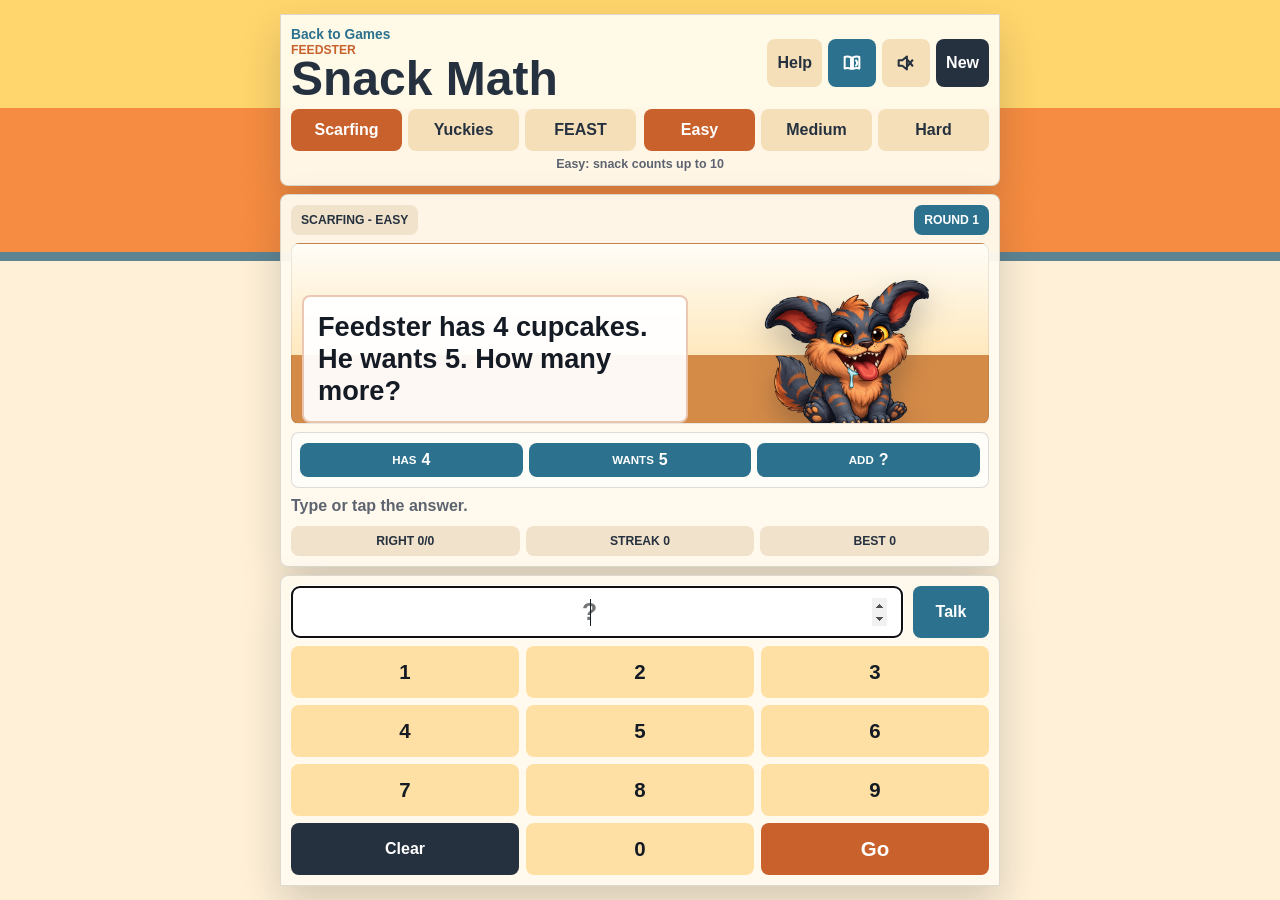
<file: feedster.html>
<!DOCTYPE html>
<html lang="en">
<head>
  <meta charset="UTF-8">
  <meta http-equiv="refresh" content="0; url=./games/feedster/">
  <meta name="viewport" content="width=device-width, initial-scale=1.0">
  <title>Redirecting to Feedster</title>
  <link rel="canonical" href="./games/feedster/">
</head>
<body>
  <p>Redirecting to <a href="./games/feedster/">Feedster</a>.</p>
</body>
</html>
</file>
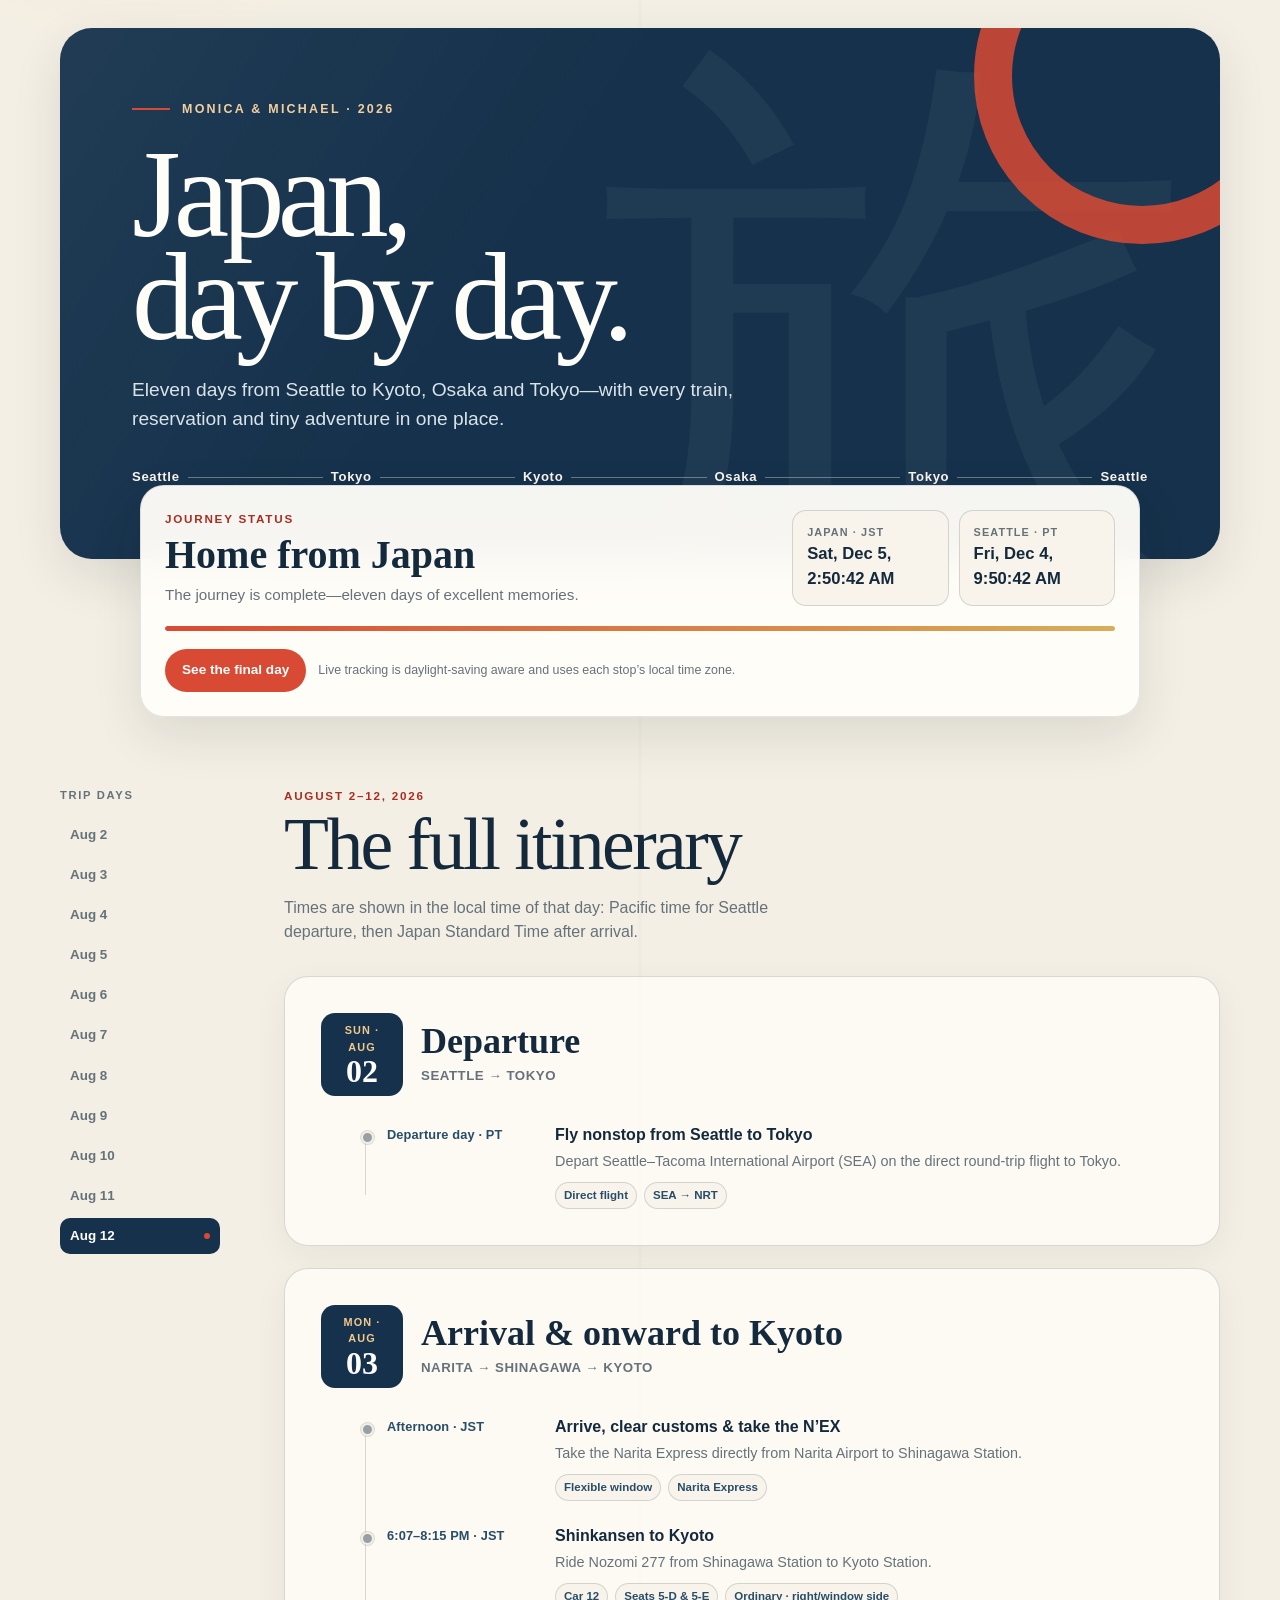
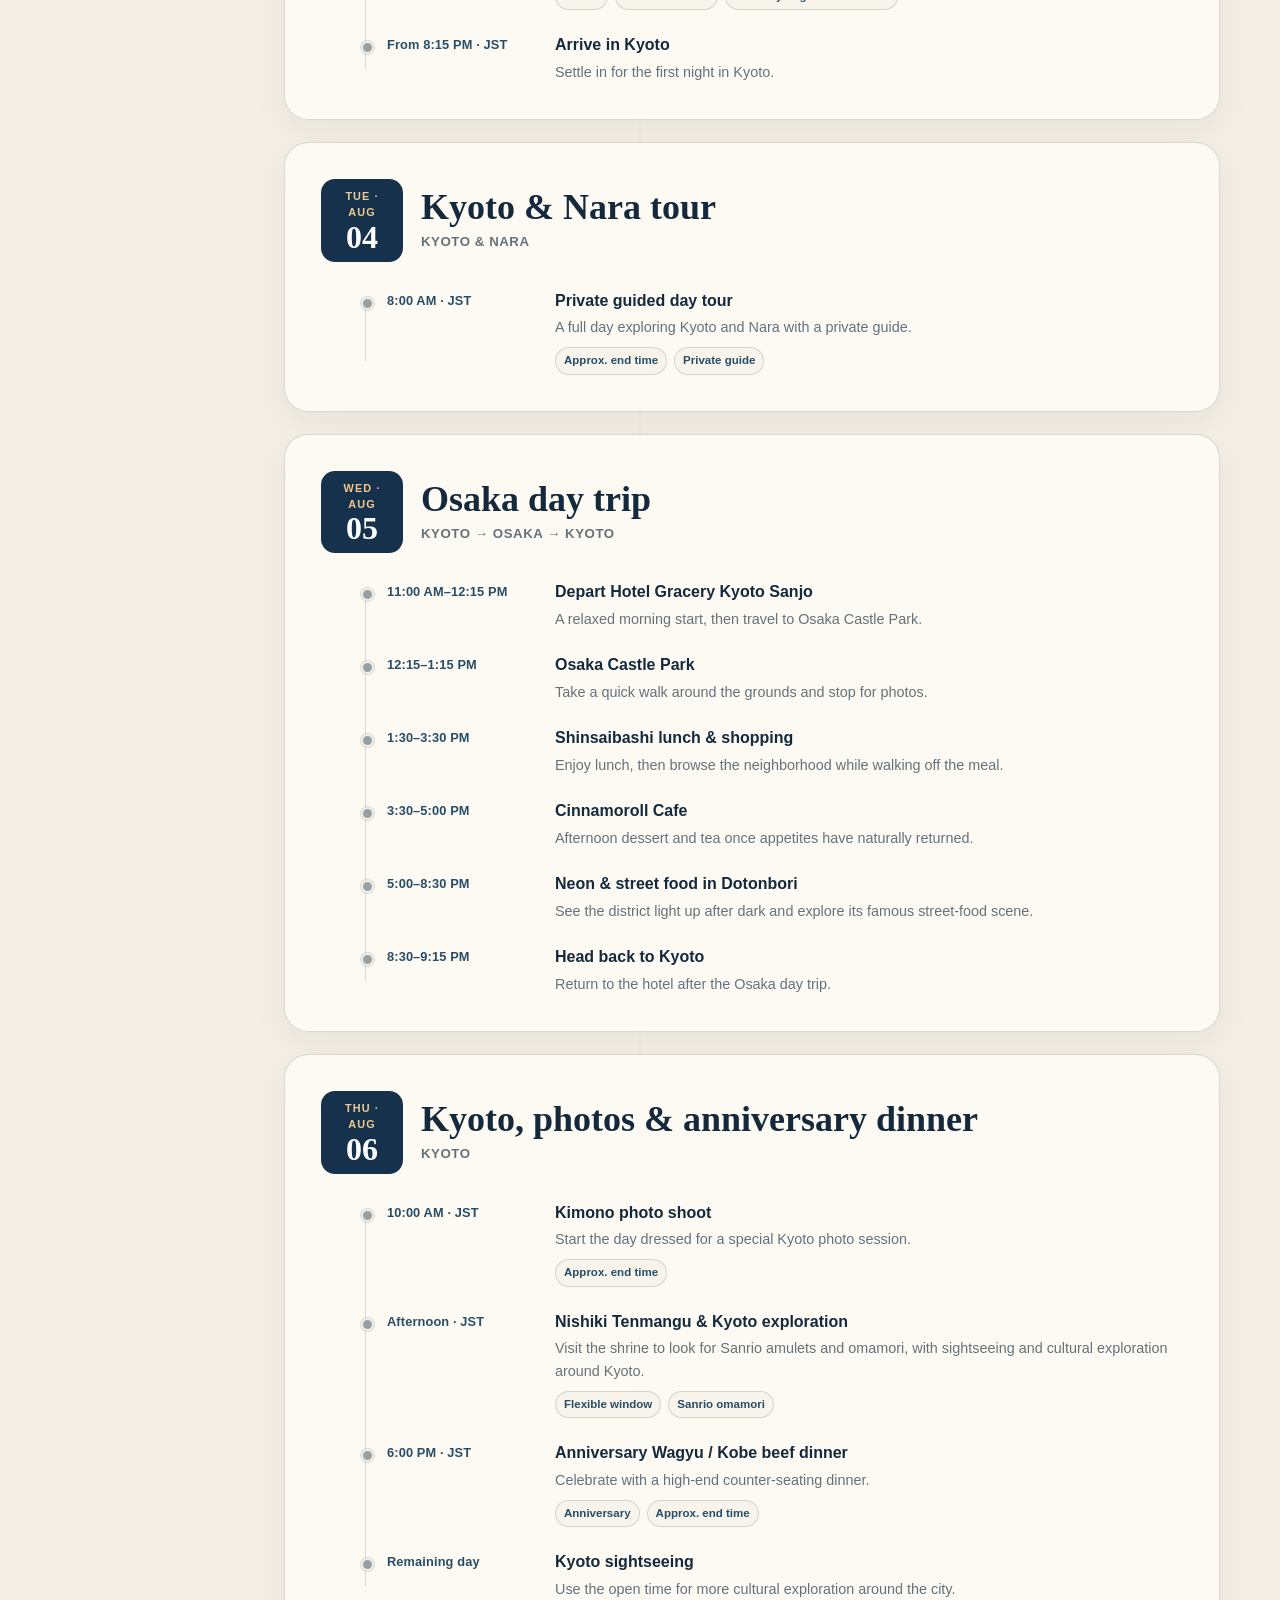
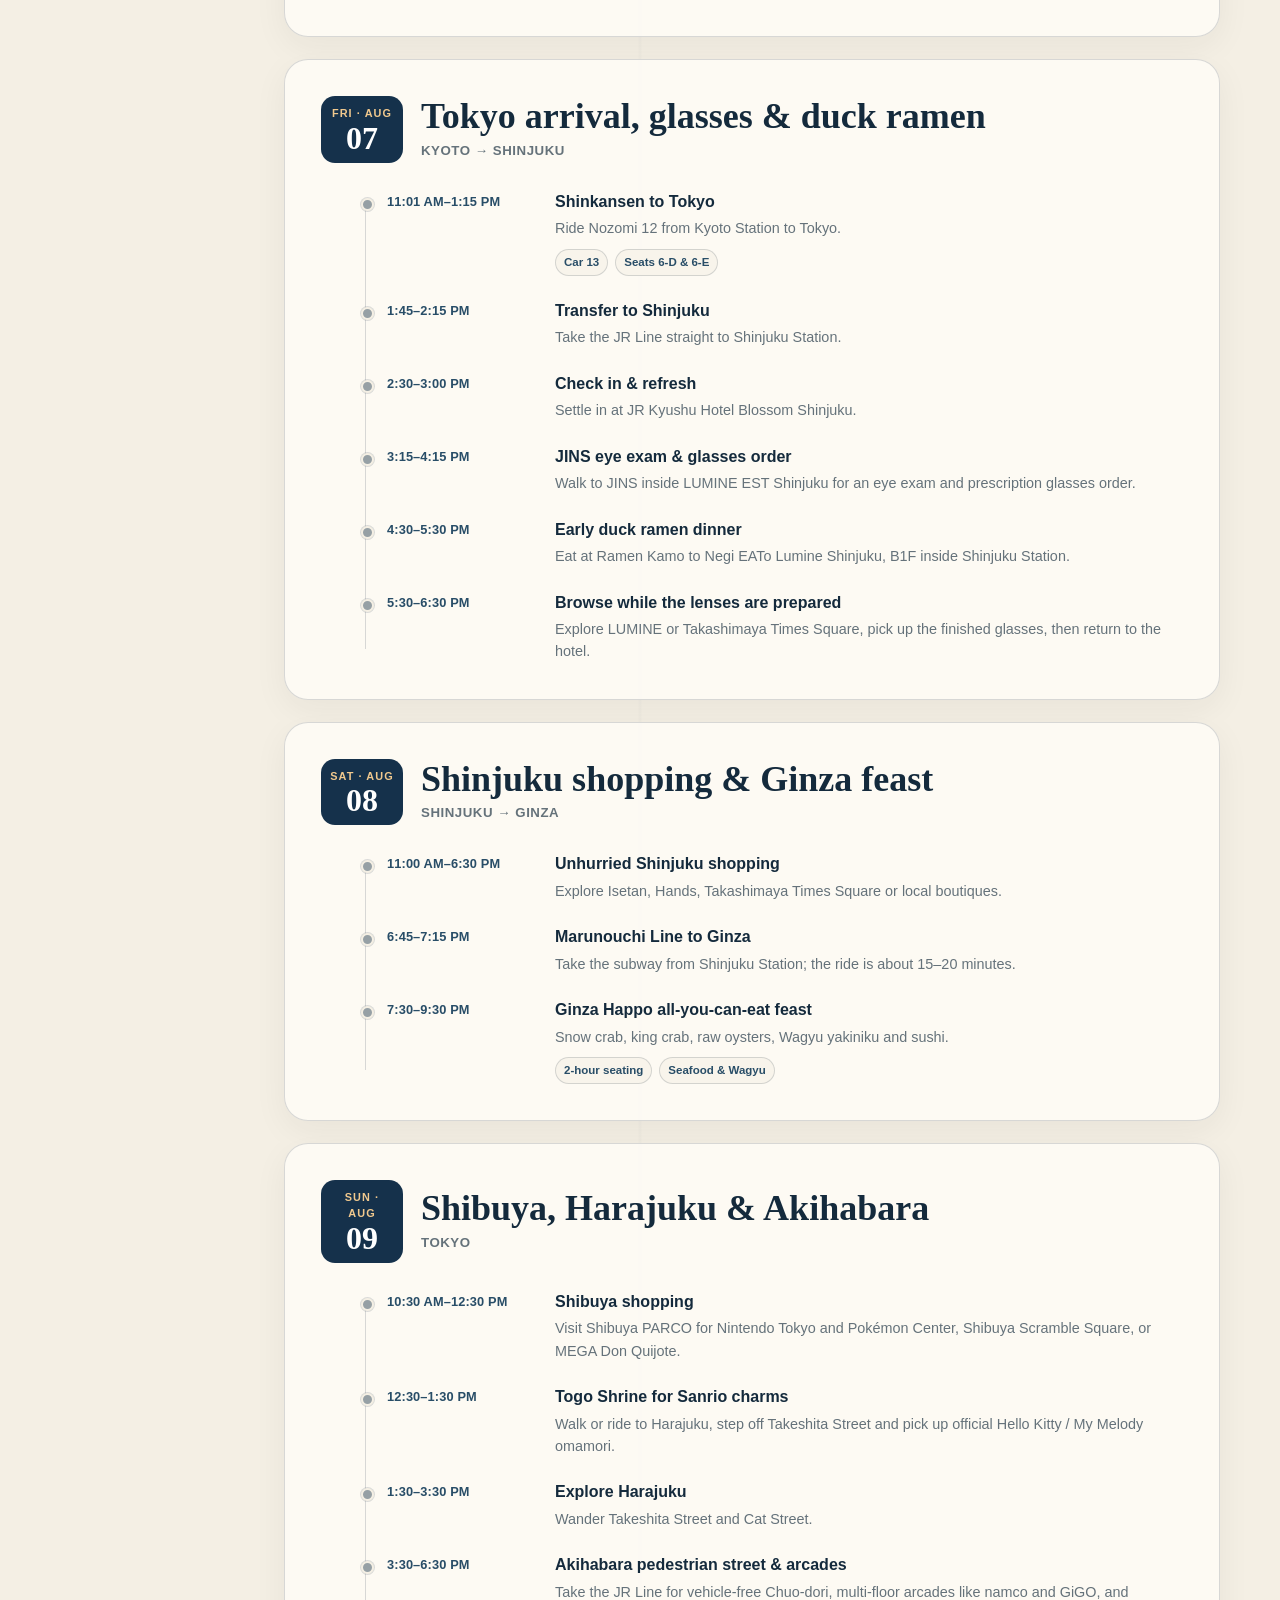
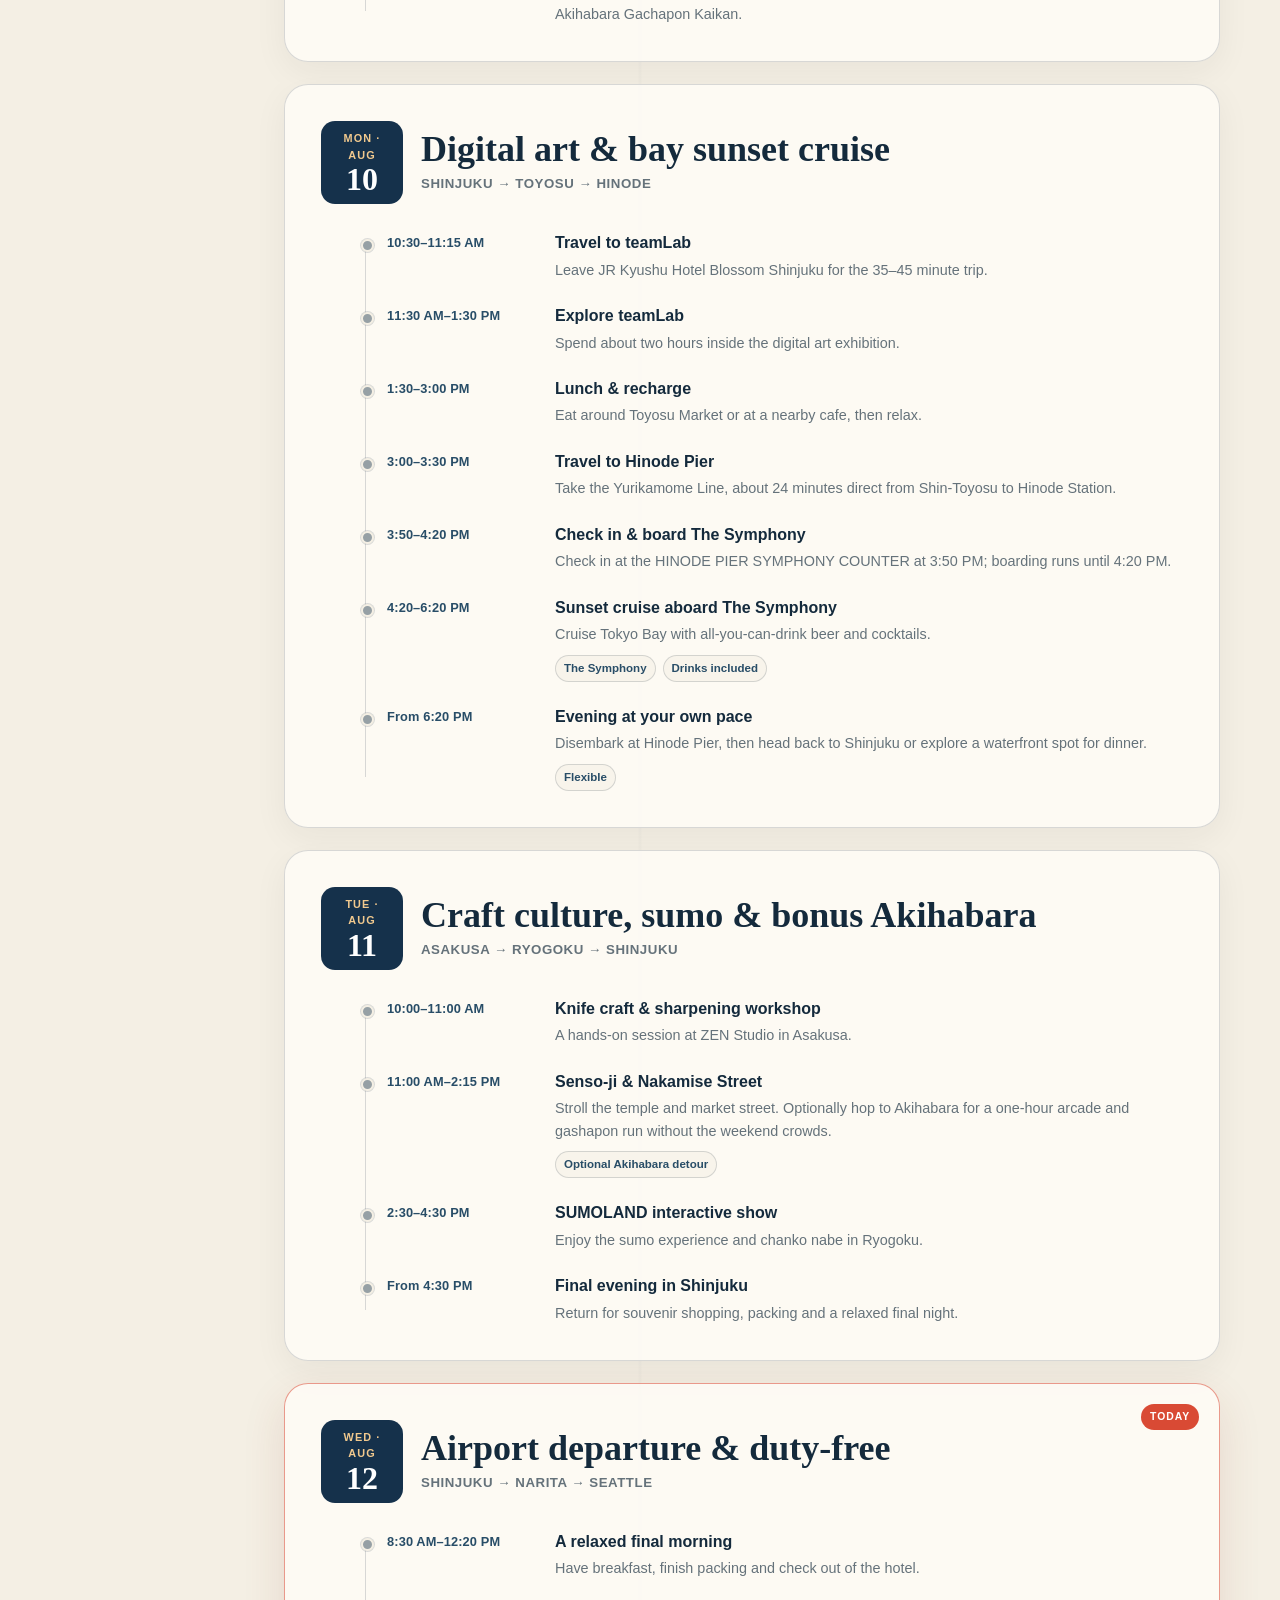
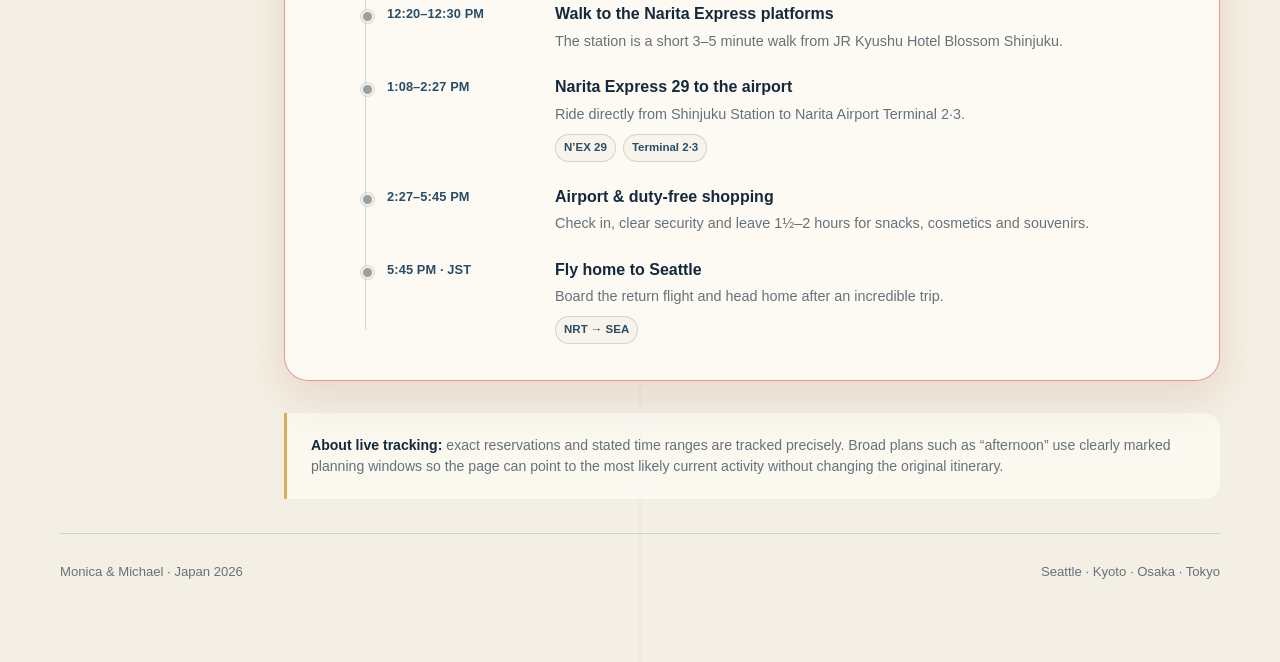
<file: japantrip.html>
<!DOCTYPE html>
<html lang="en">
<head>
  <meta charset="UTF-8">
  <meta name="viewport" content="width=device-width, initial-scale=1.0">
  <meta name="description" content="A live, day-by-day itinerary for Monica and Michael's 2026 trip to Japan.">
  <meta name="theme-color" content="#15314b">
  <meta property="og:type" content="website">
  <meta property="og:title" content="Japan, day by day. · Monica &amp; Michael">
  <meta property="og:description" content="Our live day-by-day itinerary for Japan, August 2–12, 2026.">
  <meta property="og:url" content="https://mikelikescoding.com/japantrip.html">
  <meta property="og:image" content="https://mikelikescoding.com/japantrip-og.png">
  <meta property="og:image:width" content="1734">
  <meta property="og:image:height" content="907">
  <meta name="twitter:card" content="summary_large_image">
  <title>Japan 2026 · Monica &amp; Michael</title>
  <style>
    :root {
      color-scheme: light;
      --paper: #f4efe4;
      --paper-deep: #e9e0d1;
      --ink: #142a3c;
      --muted: #65727a;
      --indigo: #15314b;
      --indigo-soft: #284d67;
      --vermilion: #d94a34;
      --vermilion-dark: #a92e22;
      --gold: #d9ad59;
      --line: rgba(20, 42, 60, 0.16);
      --white: #fffdf8;
      --shadow: 0 18px 50px rgba(31, 39, 43, 0.11);
      --radius: 24px;
      --sans: "Aptos", "Segoe UI Variable Text", "Segoe UI", sans-serif;
      --serif: "Iowan Old Style", "Palatino Linotype", "Book Antiqua", Georgia, serif;
    }

    * { box-sizing: border-box; }

    html {
      scroll-behavior: smooth;
      scroll-padding-top: 88px;
    }

    body {
      margin: 0;
      min-width: 300px;
      color: var(--ink);
      background:
        radial-gradient(circle at 10% -5%, rgba(217, 74, 52, 0.13), transparent 25rem),
        linear-gradient(90deg, transparent 49.8%, rgba(21, 49, 75, 0.025) 50%, transparent 50.2%),
        var(--paper);
      font-family: var(--sans);
      line-height: 1.5;
    }

    button, a { -webkit-tap-highlight-color: transparent; }

    .skip-link {
      position: fixed;
      z-index: 20;
      top: 12px;
      left: 12px;
      padding: 10px 14px;
      border-radius: 999px;
      color: var(--white);
      background: var(--indigo);
      transform: translateY(-160%);
    }

    .skip-link:focus { transform: translateY(0); }

    .page-shell {
      width: min(100% - 32px, 1160px);
      margin: 0 auto;
      padding: 28px 0 80px;
    }

    .hero {
      position: relative;
      overflow: hidden;
      min-height: 530px;
      padding: clamp(30px, 6vw, 72px);
      border-radius: 32px;
      color: var(--white);
      background:
        linear-gradient(125deg, rgba(255, 255, 255, 0.05), transparent 40%),
        var(--indigo);
      box-shadow: var(--shadow);
      isolation: isolate;
    }

    .hero::before {
      content: "旅";
      position: absolute;
      z-index: -1;
      right: clamp(-28px, 1vw, 30px);
      bottom: -92px;
      color: rgba(255, 255, 255, 0.045);
      font-family: var(--serif);
      font-size: clamp(20rem, 55vw, 38rem);
      line-height: 1;
    }

    .hero::after {
      content: "";
      position: absolute;
      z-index: -1;
      width: 260px;
      height: 260px;
      top: -120px;
      right: -90px;
      border: 38px solid rgba(217, 74, 52, 0.85);
      border-radius: 50%;
    }

    .kicker {
      display: flex;
      align-items: center;
      gap: 12px;
      margin: 0 0 24px;
      color: #f3cfa0;
      font-size: 0.78rem;
      font-weight: 800;
      letter-spacing: 0.18em;
      text-transform: uppercase;
    }

    .kicker::before {
      content: "";
      width: 38px;
      height: 2px;
      background: var(--vermilion);
    }

    h1 {
      max-width: 760px;
      margin: 0;
      font-family: var(--serif);
      font-size: clamp(3.6rem, 10vw, 7.8rem);
      font-weight: 500;
      letter-spacing: -0.055em;
      line-height: 0.83;
    }

    .hero-subtitle {
      max-width: 610px;
      margin: 26px 0 0;
      color: #d9e4e9;
      font-size: clamp(1rem, 2vw, 1.2rem);
    }

    .route-strip {
      display: flex;
      align-items: center;
      gap: 8px;
      margin-top: 34px;
      overflow-x: auto;
      color: #f9f5ed;
      font-size: 0.82rem;
      font-weight: 700;
      letter-spacing: 0.05em;
      scrollbar-width: none;
    }

    .route-strip::-webkit-scrollbar { display: none; }

    .route-stop { white-space: nowrap; }

    .route-line {
      flex: 1 0 22px;
      min-width: 22px;
      height: 1px;
      background: rgba(255, 255, 255, 0.35);
    }

    .status-card {
      position: relative;
      z-index: 2;
      width: min(calc(100% - 40px), 1000px);
      margin: -74px auto 0;
      padding: 24px;
      border: 1px solid rgba(21, 49, 75, 0.12);
      border-radius: var(--radius);
      background: rgba(255, 253, 248, 0.96);
      box-shadow: var(--shadow);
      backdrop-filter: blur(18px);
    }

    .status-grid {
      display: grid;
      grid-template-columns: minmax(0, 1.5fr) minmax(250px, 0.8fr);
      gap: 22px;
      align-items: end;
    }

    .status-label,
    .section-kicker {
      margin: 0 0 6px;
      color: var(--vermilion-dark);
      font-size: 0.73rem;
      font-weight: 850;
      letter-spacing: 0.15em;
      text-transform: uppercase;
    }

    .status-title {
      margin: 0;
      font-family: var(--serif);
      font-size: clamp(1.65rem, 4vw, 2.5rem);
      font-weight: 600;
      line-height: 1.04;
    }

    .status-copy {
      margin: 8px 0 0;
      color: var(--muted);
      font-size: 0.95rem;
    }

    .clock-grid {
      display: grid;
      grid-template-columns: 1fr 1fr;
      gap: 10px;
    }

    .clock {
      padding: 13px 14px;
      border: 1px solid var(--line);
      border-radius: 14px;
      background: #f8f4eb;
    }

    .clock span {
      display: block;
      color: var(--muted);
      font-size: 0.68rem;
      font-weight: 800;
      letter-spacing: 0.1em;
      text-transform: uppercase;
    }

    .clock strong {
      display: block;
      margin-top: 2px;
      font-size: 1.04rem;
      font-variant-numeric: tabular-nums;
    }

    .progress-track {
      height: 5px;
      margin-top: 20px;
      overflow: hidden;
      border-radius: 999px;
      background: var(--paper-deep);
    }

    .progress-bar {
      width: 0;
      height: 100%;
      border-radius: inherit;
      background: linear-gradient(90deg, var(--vermilion), var(--gold));
      transition: width 500ms ease;
    }

    .status-actions {
      display: flex;
      flex-wrap: wrap;
      align-items: center;
      gap: 12px;
      margin-top: 18px;
    }

    .primary-button {
      border: 0;
      border-radius: 999px;
      padding: 11px 17px;
      color: white;
      background: var(--vermilion);
      font: inherit;
      font-size: 0.85rem;
      font-weight: 800;
      cursor: pointer;
    }

    .primary-button:hover { background: var(--vermilion-dark); }
    .primary-button:focus-visible { outline: 3px solid rgba(217, 74, 52, 0.28); outline-offset: 3px; }

    .timezone-note {
      margin: 0;
      color: var(--muted);
      font-size: 0.78rem;
    }

    .itinerary-layout {
      display: grid;
      grid-template-columns: 160px minmax(0, 1fr);
      gap: clamp(26px, 5vw, 66px);
      margin-top: 70px;
    }

    .day-nav {
      position: sticky;
      top: 20px;
      align-self: start;
    }

    .day-nav-title {
      margin: 0 0 13px;
      color: var(--muted);
      font-size: 0.7rem;
      font-weight: 850;
      letter-spacing: 0.15em;
      text-transform: uppercase;
    }

    .day-nav-list {
      display: grid;
      gap: 4px;
      margin: 0;
      padding: 0;
      list-style: none;
    }

    .day-nav a {
      display: flex;
      justify-content: space-between;
      align-items: center;
      gap: 8px;
      padding: 8px 10px;
      border-radius: 10px;
      color: var(--muted);
      font-size: 0.84rem;
      font-weight: 750;
      text-decoration: none;
    }

    .day-nav a:hover,
    .day-nav a:focus-visible {
      color: var(--ink);
      background: rgba(255, 253, 248, 0.7);
    }

    .day-nav a.is-today {
      color: white;
      background: var(--indigo);
    }

    .nav-dot {
      width: 6px;
      height: 6px;
      border-radius: 50%;
      background: var(--vermilion);
      opacity: 0;
    }

    .is-today .nav-dot { opacity: 1; }

    .days { min-width: 0; }

    .itinerary-heading { margin-bottom: 32px; }

    .itinerary-heading h2 {
      margin: 0;
      font-family: var(--serif);
      font-size: clamp(2.4rem, 6vw, 4.6rem);
      font-weight: 500;
      letter-spacing: -0.035em;
      line-height: 0.95;
    }

    .itinerary-heading p:last-child {
      max-width: 62ch;
      margin: 16px 0 0;
      color: var(--muted);
    }

    .day-card {
      position: relative;
      margin: 0 0 22px;
      padding: clamp(22px, 4vw, 36px);
      border: 1px solid var(--line);
      border-radius: var(--radius);
      background: rgba(255, 253, 248, 0.78);
      box-shadow: 0 10px 34px rgba(31, 39, 43, 0.055);
      transition: border-color 180ms ease, box-shadow 180ms ease;
    }

    .day-card.is-today {
      border-color: rgba(217, 74, 52, 0.55);
      box-shadow: 0 16px 44px rgba(131, 50, 36, 0.12);
    }

    .day-card.is-today::before {
      content: "Today";
      position: absolute;
      top: 20px;
      right: 20px;
      padding: 5px 9px;
      border-radius: 999px;
      color: white;
      background: var(--vermilion);
      font-size: 0.65rem;
      font-weight: 850;
      letter-spacing: 0.09em;
      text-transform: uppercase;
    }

    .day-header {
      display: grid;
      grid-template-columns: 82px minmax(0, 1fr);
      gap: 18px;
      align-items: center;
      padding-right: 56px;
    }

    .date-block {
      padding: 9px;
      border-radius: 14px;
      color: white;
      background: var(--indigo);
      text-align: center;
    }

    .date-block span {
      display: block;
      color: #f1c98e;
      font-size: 0.68rem;
      font-weight: 850;
      letter-spacing: 0.1em;
      text-transform: uppercase;
    }

    .date-block strong {
      display: block;
      font-family: var(--serif);
      font-size: 2rem;
      line-height: 1;
    }

    .day-title {
      margin: 0;
      font-family: var(--serif);
      font-size: clamp(1.5rem, 4vw, 2.25rem);
      font-weight: 600;
      line-height: 1.05;
    }

    .day-place {
      margin: 5px 0 0;
      color: var(--muted);
      font-size: 0.83rem;
      font-weight: 750;
      letter-spacing: 0.04em;
      text-transform: uppercase;
    }

    .schedule {
      position: relative;
      display: grid;
      gap: 0;
      margin: 28px 0 0 40px;
      padding: 0;
      list-style: none;
    }

    .schedule::before {
      content: "";
      position: absolute;
      top: 9px;
      bottom: 14px;
      left: 4px;
      width: 1px;
      background: var(--line);
    }

    .event {
      position: relative;
      display: grid;
      grid-template-columns: 150px minmax(0, 1fr);
      gap: 18px;
      padding: 0 0 24px 26px;
    }

    .event:last-child { padding-bottom: 0; }

    .event::before {
      content: "";
      position: absolute;
      top: 7px;
      left: 0;
      width: 9px;
      height: 9px;
      border: 2px solid var(--paper);
      border-radius: 50%;
      background: #96a0a5;
      box-shadow: 0 0 0 1px rgba(20, 42, 60, 0.15);
    }

    .event.is-current::before {
      background: var(--vermilion);
      box-shadow: 0 0 0 5px rgba(217, 74, 52, 0.15);
      animation: pulse 2s infinite;
    }

    .event.is-current .event-title { color: var(--vermilion-dark); }

    @keyframes pulse {
      50% { box-shadow: 0 0 0 9px rgba(217, 74, 52, 0); }
    }

    .event-time {
      padding-top: 1px;
      color: var(--indigo-soft);
      font-size: 0.8rem;
      font-weight: 850;
      font-variant-numeric: tabular-nums;
      letter-spacing: 0.01em;
    }

    .event-title {
      margin: 0;
      font-size: 1rem;
      font-weight: 850;
      line-height: 1.35;
    }

    .event-copy {
      margin: 5px 0 0;
      color: var(--muted);
      font-size: 0.9rem;
      line-height: 1.55;
    }

    .detail-chips {
      display: flex;
      flex-wrap: wrap;
      gap: 7px;
      margin-top: 9px;
    }

    .chip {
      display: inline-flex;
      padding: 4px 8px;
      border: 1px solid var(--line);
      border-radius: 999px;
      color: var(--indigo-soft);
      background: #f8f4eb;
      font-size: 0.72rem;
      font-weight: 750;
    }

    .trip-note {
      margin-top: 32px;
      padding: 22px 24px;
      border-left: 3px solid var(--gold);
      border-radius: 0 16px 16px 0;
      color: var(--muted);
      background: rgba(255, 253, 248, 0.65);
      font-size: 0.88rem;
    }

    .trip-note strong { color: var(--ink); }

    .footer {
      display: flex;
      justify-content: space-between;
      gap: 24px;
      margin-top: 34px;
      padding: 28px 0 0;
      border-top: 1px solid var(--line);
      color: var(--muted);
      font-size: 0.82rem;
    }

    .footer p { margin: 0; }

    @media (max-width: 820px) {
      .page-shell { width: min(100% - 20px, 1160px); padding-top: 10px; }
      .hero { min-height: 480px; border-radius: 22px; }
      .status-card { width: calc(100% - 22px); margin-top: -58px; }
      .status-grid { grid-template-columns: 1fr; }
      .itinerary-layout { grid-template-columns: 1fr; margin-top: 48px; }
      .day-nav {
        position: sticky;
        z-index: 5;
        top: 0;
        overflow-x: auto;
        margin: 0 -10px;
        padding: 9px 10px;
        background: rgba(244, 239, 228, 0.94);
        backdrop-filter: blur(12px);
        scrollbar-width: none;
      }
      .day-nav::-webkit-scrollbar { display: none; }
      .day-nav-title { display: none; }
      .day-nav-list { display: flex; width: max-content; }
      .day-nav a { min-width: 64px; justify-content: center; }
      .nav-dot { display: none; }
    }

    @media (max-width: 580px) {
      .hero { min-height: 430px; padding: 28px 23px 100px; }
      .hero::after { width: 190px; height: 190px; border-width: 28px; }
      .status-card { padding: 20px; }
      .clock-grid { grid-template-columns: 1fr; }
      .day-card { padding: 21px 18px; }
      .day-card.is-today::before { top: 14px; right: 14px; }
      .day-header { grid-template-columns: 64px minmax(0, 1fr); gap: 13px; padding-right: 34px; }
      .date-block strong { font-size: 1.55rem; }
      .schedule { margin-left: 3px; }
      .event { grid-template-columns: 1fr; gap: 3px; padding-left: 24px; }
      .event-time { font-size: 0.76rem; }
      .footer { flex-direction: column; }
    }

    @media (prefers-reduced-motion: reduce) {
      html { scroll-behavior: auto; }
      .event.is-current::before { animation: none; }
      .progress-bar { transition: none; }
    }
  </style>
</head>
<body>
  <a class="skip-link" href="#itinerary">Skip to itinerary</a>

  <main class="page-shell">
    <header class="hero">
      <p class="kicker">Monica &amp; Michael · 2026</p>
      <h1>Japan,<br>day by day.</h1>
      <p class="hero-subtitle">Eleven days from Seattle to Kyoto, Osaka and Tokyo—with every train, reservation and tiny adventure in one place.</p>
      <div class="route-strip" aria-label="Trip route">
        <span class="route-stop">Seattle</span><span class="route-line"></span>
        <span class="route-stop">Tokyo</span><span class="route-line"></span>
        <span class="route-stop">Kyoto</span><span class="route-line"></span>
        <span class="route-stop">Osaka</span><span class="route-line"></span>
        <span class="route-stop">Tokyo</span><span class="route-line"></span>
        <span class="route-stop">Seattle</span>
      </div>
    </header>

    <section class="status-card" aria-labelledby="journey-status-heading">
      <div class="status-grid">
        <div aria-live="polite">
          <p class="status-label" id="journey-status-heading">Journey status</p>
          <h2 class="status-title" id="status-title">Checking the itinerary…</h2>
          <p class="status-copy" id="status-copy">Matching the current moment to the trip.</p>
        </div>
        <div class="clock-grid" aria-label="Live clocks">
          <div class="clock"><span>Japan · JST</span><strong id="japan-clock">—</strong></div>
          <div class="clock"><span>Seattle · PT</span><strong id="seattle-clock">—</strong></div>
        </div>
      </div>
      <div class="progress-track" aria-hidden="true"><div class="progress-bar" id="progress-bar"></div></div>
      <div class="status-actions">
        <button class="primary-button" id="jump-button" type="button">Jump to current plan</button>
        <p class="timezone-note">Live tracking is daylight-saving aware and uses each stop’s local time zone.</p>
      </div>
    </section>

    <div class="itinerary-layout">
      <nav class="day-nav" aria-label="Jump to a day">
        <p class="day-nav-title">Trip days</p>
        <ol class="day-nav-list">
          <li><a href="#aug-2" data-nav-date="2026-08-02" data-nav-zone="America/Los_Angeles">Aug 2<span class="nav-dot"></span></a></li>
          <li><a href="#aug-3" data-nav-date="2026-08-03" data-nav-zone="Asia/Tokyo">Aug 3<span class="nav-dot"></span></a></li>
          <li><a href="#aug-4" data-nav-date="2026-08-04" data-nav-zone="Asia/Tokyo">Aug 4<span class="nav-dot"></span></a></li>
          <li><a href="#aug-5" data-nav-date="2026-08-05" data-nav-zone="Asia/Tokyo">Aug 5<span class="nav-dot"></span></a></li>
          <li><a href="#aug-6" data-nav-date="2026-08-06" data-nav-zone="Asia/Tokyo">Aug 6<span class="nav-dot"></span></a></li>
          <li><a href="#aug-7" data-nav-date="2026-08-07" data-nav-zone="Asia/Tokyo">Aug 7<span class="nav-dot"></span></a></li>
          <li><a href="#aug-8" data-nav-date="2026-08-08" data-nav-zone="Asia/Tokyo">Aug 8<span class="nav-dot"></span></a></li>
          <li><a href="#aug-9" data-nav-date="2026-08-09" data-nav-zone="Asia/Tokyo">Aug 9<span class="nav-dot"></span></a></li>
          <li><a href="#aug-10" data-nav-date="2026-08-10" data-nav-zone="Asia/Tokyo">Aug 10<span class="nav-dot"></span></a></li>
          <li><a href="#aug-11" data-nav-date="2026-08-11" data-nav-zone="Asia/Tokyo">Aug 11<span class="nav-dot"></span></a></li>
          <li><a href="#aug-12" data-nav-date="2026-08-12" data-nav-zone="Asia/Tokyo">Aug 12<span class="nav-dot"></span></a></li>
        </ol>
      </nav>

      <section class="days" id="itinerary" aria-labelledby="itinerary-heading">
        <header class="itinerary-heading">
          <p class="section-kicker">August 2–12, 2026</p>
          <h2 id="itinerary-heading">The full itinerary</h2>
          <p>Times are shown in the local time of that day: Pacific time for Seattle departure, then Japan Standard Time after arrival.</p>
        </header>

        <article class="day-card" id="aug-2" data-day="2026-08-02" data-zone="America/Los_Angeles">
          <header class="day-header">
            <div class="date-block"><span>Sun · Aug</span><strong>02</strong></div>
            <div><h3 class="day-title">Departure</h3><p class="day-place">Seattle → Tokyo</p></div>
          </header>
          <ol class="schedule">
            <li class="event" data-start="2026-08-02T00:00:00-07:00" data-end="2026-08-03T13:00:00+09:00" data-title="Departure day &amp; flight to Tokyo" data-place="Seattle → Tokyo">
              <time class="event-time">Departure day · PT</time>
              <div><h4 class="event-title">Fly nonstop from Seattle to Tokyo</h4><p class="event-copy">Depart Seattle–Tacoma International Airport (SEA) on the direct round-trip flight to Tokyo.</p><div class="detail-chips"><span class="chip">Direct flight</span><span class="chip">SEA → NRT</span></div></div>
            </li>
          </ol>
        </article>

        <article class="day-card" id="aug-3" data-day="2026-08-03" data-zone="Asia/Tokyo">
          <header class="day-header">
            <div class="date-block"><span>Mon · Aug</span><strong>03</strong></div>
            <div><h3 class="day-title">Arrival &amp; onward to Kyoto</h3><p class="day-place">Narita → Shinagawa → Kyoto</p></div>
          </header>
          <ol class="schedule">
            <li class="event" data-start="2026-08-03T13:00:00+09:00" data-end="2026-08-03T17:15:00+09:00" data-title="Arrival, customs &amp; Narita Express" data-place="Narita → Shinagawa">
              <time class="event-time">Afternoon · JST</time>
              <div><h4 class="event-title">Arrive, clear customs &amp; take the N’EX</h4><p class="event-copy">Take the Narita Express directly from Narita Airport to Shinagawa Station.</p><div class="detail-chips"><span class="chip">Flexible window</span><span class="chip">Narita Express</span></div></div>
            </li>
            <li class="event" data-start="2026-08-03T18:07:00+09:00" data-end="2026-08-03T20:15:00+09:00" data-title="Nozomi 277 to Kyoto" data-place="Shinagawa → Kyoto">
              <time class="event-time">6:07–8:15 PM · JST</time>
              <div><h4 class="event-title">Shinkansen to Kyoto</h4><p class="event-copy">Ride Nozomi 277 from Shinagawa Station to Kyoto Station.</p><div class="detail-chips"><span class="chip">Car 12</span><span class="chip">Seats 5-D &amp; 5-E</span><span class="chip">Ordinary · right/window side</span></div></div>
            </li>
            <li class="event" data-start="2026-08-03T20:15:00+09:00" data-end="2026-08-03T23:59:59+09:00" data-title="Arrive in Kyoto" data-place="Kyoto">
              <time class="event-time">From 8:15 PM · JST</time>
              <div><h4 class="event-title">Arrive in Kyoto</h4><p class="event-copy">Settle in for the first night in Kyoto.</p></div>
            </li>
          </ol>
        </article>

        <article class="day-card" id="aug-4" data-day="2026-08-04" data-zone="Asia/Tokyo">
          <header class="day-header">
            <div class="date-block"><span>Tue · Aug</span><strong>04</strong></div>
            <div><h3 class="day-title">Kyoto &amp; Nara tour</h3><p class="day-place">Kyoto &amp; Nara</p></div>
          </header>
          <ol class="schedule">
            <li class="event" data-start="2026-08-04T08:00:00+09:00" data-end="2026-08-04T17:00:00+09:00" data-title="Private Kyoto &amp; Nara tour" data-place="Kyoto &amp; Nara">
              <time class="event-time">8:00 AM · JST</time>
              <div><h4 class="event-title">Private guided day tour</h4><p class="event-copy">A full day exploring Kyoto and Nara with a private guide.</p><div class="detail-chips"><span class="chip">Approx. end time</span><span class="chip">Private guide</span></div></div>
            </li>
          </ol>
        </article>

        <article class="day-card" id="aug-5" data-day="2026-08-05" data-zone="Asia/Tokyo">
          <header class="day-header">
            <div class="date-block"><span>Wed · Aug</span><strong>05</strong></div>
            <div><h3 class="day-title">Osaka day trip</h3><p class="day-place">Kyoto → Osaka → Kyoto</p></div>
          </header>
          <ol class="schedule">
            <li class="event" data-start="2026-08-05T11:00:00+09:00" data-end="2026-08-05T12:15:00+09:00" data-title="Travel to Osaka Castle Park" data-place="Kyoto → Osaka">
              <time class="event-time">11:00 AM–12:15 PM</time>
              <div><h4 class="event-title">Depart Hotel Gracery Kyoto Sanjo</h4><p class="event-copy">A relaxed morning start, then travel to Osaka Castle Park.</p></div>
            </li>
            <li class="event" data-start="2026-08-05T12:15:00+09:00" data-end="2026-08-05T13:15:00+09:00" data-title="Osaka Castle Park" data-place="Osaka">
              <time class="event-time">12:15–1:15 PM</time>
              <div><h4 class="event-title">Osaka Castle Park</h4><p class="event-copy">Take a quick walk around the grounds and stop for photos.</p></div>
            </li>
            <li class="event" data-start="2026-08-05T13:30:00+09:00" data-end="2026-08-05T15:30:00+09:00" data-title="Lunch &amp; shopping in Shinsaibashi" data-place="Shinsaibashi">
              <time class="event-time">1:30–3:30 PM</time>
              <div><h4 class="event-title">Shinsaibashi lunch &amp; shopping</h4><p class="event-copy">Enjoy lunch, then browse the neighborhood while walking off the meal.</p></div>
            </li>
            <li class="event" data-start="2026-08-05T15:30:00+09:00" data-end="2026-08-05T17:00:00+09:00" data-title="Dessert at Cinnamoroll Cafe" data-place="Osaka">
              <time class="event-time">3:30–5:00 PM</time>
              <div><h4 class="event-title">Cinnamoroll Cafe</h4><p class="event-copy">Afternoon dessert and tea once appetites have naturally returned.</p></div>
            </li>
            <li class="event" data-start="2026-08-05T17:00:00+09:00" data-end="2026-08-05T20:30:00+09:00" data-title="Dotonbori at night" data-place="Dotonbori">
              <time class="event-time">5:00–8:30 PM</time>
              <div><h4 class="event-title">Neon &amp; street food in Dotonbori</h4><p class="event-copy">See the district light up after dark and explore its famous street-food scene.</p></div>
            </li>
            <li class="event" data-start="2026-08-05T20:30:00+09:00" data-end="2026-08-05T21:15:00+09:00" data-title="Return to Kyoto" data-place="Osaka → Kyoto">
              <time class="event-time">8:30–9:15 PM</time>
              <div><h4 class="event-title">Head back to Kyoto</h4><p class="event-copy">Return to the hotel after the Osaka day trip.</p></div>
            </li>
          </ol>
        </article>

        <article class="day-card" id="aug-6" data-day="2026-08-06" data-zone="Asia/Tokyo">
          <header class="day-header">
            <div class="date-block"><span>Thu · Aug</span><strong>06</strong></div>
            <div><h3 class="day-title">Kyoto, photos &amp; anniversary dinner</h3><p class="day-place">Kyoto</p></div>
          </header>
          <ol class="schedule">
            <li class="event" data-start="2026-08-06T10:00:00+09:00" data-end="2026-08-06T12:00:00+09:00" data-title="Kimono photo shoot" data-place="Kyoto">
              <time class="event-time">10:00 AM · JST</time>
              <div><h4 class="event-title">Kimono photo shoot</h4><p class="event-copy">Start the day dressed for a special Kyoto photo session.</p><div class="detail-chips"><span class="chip">Approx. end time</span></div></div>
            </li>
            <li class="event" data-start="2026-08-06T12:00:00+09:00" data-end="2026-08-06T17:30:00+09:00" data-title="Kyoto exploration &amp; shrine visit" data-place="Kyoto">
              <time class="event-time">Afternoon · JST</time>
              <div><h4 class="event-title">Nishiki Tenmangu &amp; Kyoto exploration</h4><p class="event-copy">Visit the shrine to look for Sanrio amulets and omamori, with sightseeing and cultural exploration around Kyoto.</p><div class="detail-chips"><span class="chip">Flexible window</span><span class="chip">Sanrio omamori</span></div></div>
            </li>
            <li class="event" data-start="2026-08-06T18:00:00+09:00" data-end="2026-08-06T20:00:00+09:00" data-title="Anniversary Wagyu dinner" data-place="Kyoto">
              <time class="event-time">6:00 PM · JST</time>
              <div><h4 class="event-title">Anniversary Wagyu / Kobe beef dinner</h4><p class="event-copy">Celebrate with a high-end counter-seating dinner.</p><div class="detail-chips"><span class="chip">Anniversary</span><span class="chip">Approx. end time</span></div></div>
            </li>
            <li class="event">
              <time class="event-time">Remaining day</time>
              <div><h4 class="event-title">Kyoto sightseeing</h4><p class="event-copy">Use the open time for more cultural exploration around the city.</p></div>
            </li>
          </ol>
        </article>

        <article class="day-card" id="aug-7" data-day="2026-08-07" data-zone="Asia/Tokyo">
          <header class="day-header">
            <div class="date-block"><span>Fri · Aug</span><strong>07</strong></div>
            <div><h3 class="day-title">Tokyo arrival, glasses &amp; duck ramen</h3><p class="day-place">Kyoto → Shinjuku</p></div>
          </header>
          <ol class="schedule">
            <li class="event" data-start="2026-08-07T11:01:00+09:00" data-end="2026-08-07T13:15:00+09:00" data-title="Nozomi 12 to Tokyo" data-place="Kyoto → Tokyo">
              <time class="event-time">11:01 AM–1:15 PM</time>
              <div><h4 class="event-title">Shinkansen to Tokyo</h4><p class="event-copy">Ride Nozomi 12 from Kyoto Station to Tokyo.</p><div class="detail-chips"><span class="chip">Car 13</span><span class="chip">Seats 6-D &amp; 6-E</span></div></div>
            </li>
            <li class="event" data-start="2026-08-07T13:45:00+09:00" data-end="2026-08-07T14:15:00+09:00" data-title="JR transfer to Shinjuku" data-place="Tokyo → Shinjuku">
              <time class="event-time">1:45–2:15 PM</time>
              <div><h4 class="event-title">Transfer to Shinjuku</h4><p class="event-copy">Take the JR Line straight to Shinjuku Station.</p></div>
            </li>
            <li class="event" data-start="2026-08-07T14:30:00+09:00" data-end="2026-08-07T15:00:00+09:00" data-title="Hotel check-in" data-place="Shinjuku">
              <time class="event-time">2:30–3:00 PM</time>
              <div><h4 class="event-title">Check in &amp; refresh</h4><p class="event-copy">Settle in at JR Kyushu Hotel Blossom Shinjuku.</p></div>
            </li>
            <li class="event" data-start="2026-08-07T15:15:00+09:00" data-end="2026-08-07T16:15:00+09:00" data-title="Eye exam &amp; glasses order at JINS" data-place="LUMINE EST Shinjuku">
              <time class="event-time">3:15–4:15 PM</time>
              <div><h4 class="event-title">JINS eye exam &amp; glasses order</h4><p class="event-copy">Walk to JINS inside LUMINE EST Shinjuku for an eye exam and prescription glasses order.</p></div>
            </li>
            <li class="event" data-start="2026-08-07T16:30:00+09:00" data-end="2026-08-07T17:30:00+09:00" data-title="Duck ramen dinner" data-place="LUMINE Shinjuku B1F">
              <time class="event-time">4:30–5:30 PM</time>
              <div><h4 class="event-title">Early duck ramen dinner</h4><p class="event-copy">Eat at Ramen Kamo to Negi EATo Lumine Shinjuku, B1F inside Shinjuku Station.</p></div>
            </li>
            <li class="event" data-start="2026-08-07T17:30:00+09:00" data-end="2026-08-07T18:30:00+09:00" data-title="Browse, pick up glasses &amp; return" data-place="Shinjuku">
              <time class="event-time">5:30–6:30 PM</time>
              <div><h4 class="event-title">Browse while the lenses are prepared</h4><p class="event-copy">Explore LUMINE or Takashimaya Times Square, pick up the finished glasses, then return to the hotel.</p></div>
            </li>
          </ol>
        </article>

        <article class="day-card" id="aug-8" data-day="2026-08-08" data-zone="Asia/Tokyo">
          <header class="day-header">
            <div class="date-block"><span>Sat · Aug</span><strong>08</strong></div>
            <div><h3 class="day-title">Shinjuku shopping &amp; Ginza feast</h3><p class="day-place">Shinjuku → Ginza</p></div>
          </header>
          <ol class="schedule">
            <li class="event" data-start="2026-08-08T11:00:00+09:00" data-end="2026-08-08T18:30:00+09:00" data-title="Shopping around Shinjuku" data-place="Shinjuku">
              <time class="event-time">11:00 AM–6:30 PM</time>
              <div><h4 class="event-title">Unhurried Shinjuku shopping</h4><p class="event-copy">Explore Isetan, Hands, Takashimaya Times Square or local boutiques.</p></div>
            </li>
            <li class="event" data-start="2026-08-08T18:45:00+09:00" data-end="2026-08-08T19:15:00+09:00" data-title="Subway to Ginza" data-place="Shinjuku → Ginza">
              <time class="event-time">6:45–7:15 PM</time>
              <div><h4 class="event-title">Marunouchi Line to Ginza</h4><p class="event-copy">Take the subway from Shinjuku Station; the ride is about 15–20 minutes.</p></div>
            </li>
            <li class="event" data-start="2026-08-08T19:30:00+09:00" data-end="2026-08-08T21:30:00+09:00" data-title="Ginza Happo feast" data-place="Ginza">
              <time class="event-time">7:30–9:30 PM</time>
              <div><h4 class="event-title">Ginza Happo all-you-can-eat feast</h4><p class="event-copy">Snow crab, king crab, raw oysters, Wagyu yakiniku and sushi.</p><div class="detail-chips"><span class="chip">2-hour seating</span><span class="chip">Seafood &amp; Wagyu</span></div></div>
            </li>
          </ol>
        </article>

        <article class="day-card" id="aug-9" data-day="2026-08-09" data-zone="Asia/Tokyo">
          <header class="day-header">
            <div class="date-block"><span>Sun · Aug</span><strong>09</strong></div>
            <div><h3 class="day-title">Shibuya, Harajuku &amp; Akihabara</h3><p class="day-place">Tokyo</p></div>
          </header>
          <ol class="schedule">
            <li class="event" data-start="2026-08-09T10:30:00+09:00" data-end="2026-08-09T12:30:00+09:00" data-title="Shibuya shopping" data-place="Shibuya">
              <time class="event-time">10:30 AM–12:30 PM</time>
              <div><h4 class="event-title">Shibuya shopping</h4><p class="event-copy">Visit Shibuya PARCO for Nintendo Tokyo and Pokémon Center, Shibuya Scramble Square, or MEGA Don Quijote.</p></div>
            </li>
            <li class="event" data-start="2026-08-09T12:30:00+09:00" data-end="2026-08-09T13:30:00+09:00" data-title="Togo Shrine Sanrio charms" data-place="Harajuku">
              <time class="event-time">12:30–1:30 PM</time>
              <div><h4 class="event-title">Togo Shrine for Sanrio charms</h4><p class="event-copy">Walk or ride to Harajuku, step off Takeshita Street and pick up official Hello Kitty / My Melody omamori.</p></div>
            </li>
            <li class="event" data-start="2026-08-09T13:30:00+09:00" data-end="2026-08-09T15:30:00+09:00" data-title="Takeshita Street &amp; Cat Street" data-place="Harajuku">
              <time class="event-time">1:30–3:30 PM</time>
              <div><h4 class="event-title">Explore Harajuku</h4><p class="event-copy">Wander Takeshita Street and Cat Street.</p></div>
            </li>
            <li class="event" data-start="2026-08-09T15:30:00+09:00" data-end="2026-08-09T18:30:00+09:00" data-title="Akihabara arcades &amp; gashapon" data-place="Akihabara">
              <time class="event-time">3:30–6:30 PM</time>
              <div><h4 class="event-title">Akihabara pedestrian street &amp; arcades</h4><p class="event-copy">Take the JR Line for vehicle-free Chuo-dori, multi-floor arcades like namco and GiGO, and Akihabara Gachapon Kaikan.</p></div>
            </li>
          </ol>
        </article>

        <article class="day-card" id="aug-10" data-day="2026-08-10" data-zone="Asia/Tokyo">
          <header class="day-header">
            <div class="date-block"><span>Mon · Aug</span><strong>10</strong></div>
            <div><h3 class="day-title">Digital art &amp; bay sunset cruise</h3><p class="day-place">Shinjuku → Toyosu → Hinode</p></div>
          </header>
          <ol class="schedule">
            <li class="event" data-start="2026-08-10T10:30:00+09:00" data-end="2026-08-10T11:15:00+09:00" data-title="Travel to teamLab" data-place="Shinjuku → Toyosu">
              <time class="event-time">10:30–11:15 AM</time>
              <div><h4 class="event-title">Travel to teamLab</h4><p class="event-copy">Leave JR Kyushu Hotel Blossom Shinjuku for the 35–45 minute trip.</p></div>
            </li>
            <li class="event" data-start="2026-08-10T11:30:00+09:00" data-end="2026-08-10T13:30:00+09:00" data-title="teamLab exhibition" data-place="Toyosu">
              <time class="event-time">11:30 AM–1:30 PM</time>
              <div><h4 class="event-title">Explore teamLab</h4><p class="event-copy">Spend about two hours inside the digital art exhibition.</p></div>
            </li>
            <li class="event" data-start="2026-08-10T13:30:00+09:00" data-end="2026-08-10T15:00:00+09:00" data-title="Lunch near Toyosu" data-place="Toyosu">
              <time class="event-time">1:30–3:00 PM</time>
              <div><h4 class="event-title">Lunch &amp; recharge</h4><p class="event-copy">Eat around Toyosu Market or at a nearby cafe, then relax.</p></div>
            </li>
            <li class="event" data-start="2026-08-10T15:00:00+09:00" data-end="2026-08-10T15:30:00+09:00" data-title="Yurikamome to Hinode Pier" data-place="Shin-Toyosu → Hinode">
              <time class="event-time">3:00–3:30 PM</time>
              <div><h4 class="event-title">Travel to Hinode Pier</h4><p class="event-copy">Take the Yurikamome Line, about 24 minutes direct from Shin-Toyosu to Hinode Station.</p></div>
            </li>
            <li class="event" data-start="2026-08-10T15:50:00+09:00" data-end="2026-08-10T16:20:00+09:00" data-title="Cruise check-in &amp; boarding" data-place="Hinode Pier">
              <time class="event-time">3:50–4:20 PM</time>
              <div><h4 class="event-title">Check in &amp; board The Symphony</h4><p class="event-copy">Check in at the HINODE PIER SYMPHONY COUNTER at 3:50 PM; boarding runs until 4:20 PM.</p></div>
            </li>
            <li class="event" data-start="2026-08-10T16:20:00+09:00" data-end="2026-08-10T18:20:00+09:00" data-title="Tokyo Bay sunset cruise" data-place="Tokyo Bay">
              <time class="event-time">4:20–6:20 PM</time>
              <div><h4 class="event-title">Sunset cruise aboard The Symphony</h4><p class="event-copy">Cruise Tokyo Bay with all-you-can-drink beer and cocktails.</p><div class="detail-chips"><span class="chip">The Symphony</span><span class="chip">Drinks included</span></div></div>
            </li>
            <li class="event" data-start="2026-08-10T18:20:00+09:00" data-end="2026-08-10T23:59:59+09:00" data-title="Waterfront dinner or return to Shinjuku" data-place="Hinode / Shinjuku">
              <time class="event-time">From 6:20 PM</time>
              <div><h4 class="event-title">Evening at your own pace</h4><p class="event-copy">Disembark at Hinode Pier, then head back to Shinjuku or explore a waterfront spot for dinner.</p><div class="detail-chips"><span class="chip">Flexible</span></div></div>
            </li>
          </ol>
        </article>

        <article class="day-card" id="aug-11" data-day="2026-08-11" data-zone="Asia/Tokyo">
          <header class="day-header">
            <div class="date-block"><span>Tue · Aug</span><strong>11</strong></div>
            <div><h3 class="day-title">Craft culture, sumo &amp; bonus Akihabara</h3><p class="day-place">Asakusa → Ryogoku → Shinjuku</p></div>
          </header>
          <ol class="schedule">
            <li class="event" data-start="2026-08-11T10:00:00+09:00" data-end="2026-08-11T11:00:00+09:00" data-title="Knife craft &amp; sharpening workshop" data-place="ZEN Studio · Asakusa">
              <time class="event-time">10:00–11:00 AM</time>
              <div><h4 class="event-title">Knife craft &amp; sharpening workshop</h4><p class="event-copy">A hands-on session at ZEN Studio in Asakusa.</p></div>
            </li>
            <li class="event" data-start="2026-08-11T11:00:00+09:00" data-end="2026-08-11T14:15:00+09:00" data-title="Senso-ji, Nakamise &amp; optional Akihabara" data-place="Asakusa / Akihabara">
              <time class="event-time">11:00 AM–2:15 PM</time>
              <div><h4 class="event-title">Senso-ji &amp; Nakamise Street</h4><p class="event-copy">Stroll the temple and market street. Optionally hop to Akihabara for a one-hour arcade and gashapon run without the weekend crowds.</p><div class="detail-chips"><span class="chip">Optional Akihabara detour</span></div></div>
            </li>
            <li class="event" data-start="2026-08-11T14:30:00+09:00" data-end="2026-08-11T16:30:00+09:00" data-title="SUMOLAND &amp; chanko nabe" data-place="Ryogoku">
              <time class="event-time">2:30–4:30 PM</time>
              <div><h4 class="event-title">SUMOLAND interactive show</h4><p class="event-copy">Enjoy the sumo experience and chanko nabe in Ryogoku.</p></div>
            </li>
            <li class="event" data-start="2026-08-11T16:30:00+09:00" data-end="2026-08-11T23:59:59+09:00" data-title="Final shopping, packing &amp; relaxed evening" data-place="Shinjuku">
              <time class="event-time">From 4:30 PM</time>
              <div><h4 class="event-title">Final evening in Shinjuku</h4><p class="event-copy">Return for souvenir shopping, packing and a relaxed final night.</p></div>
            </li>
          </ol>
        </article>

        <article class="day-card" id="aug-12" data-day="2026-08-12" data-zone="Asia/Tokyo">
          <header class="day-header">
            <div class="date-block"><span>Wed · Aug</span><strong>12</strong></div>
            <div><h3 class="day-title">Airport departure &amp; duty-free</h3><p class="day-place">Shinjuku → Narita → Seattle</p></div>
          </header>
          <ol class="schedule">
            <li class="event" data-start="2026-08-12T08:30:00+09:00" data-end="2026-08-12T12:20:00+09:00" data-title="Breakfast, final pack &amp; check-out" data-place="Shinjuku">
              <time class="event-time">8:30 AM–12:20 PM</time>
              <div><h4 class="event-title">A relaxed final morning</h4><p class="event-copy">Have breakfast, finish packing and check out of the hotel.</p></div>
            </li>
            <li class="event" data-start="2026-08-12T12:20:00+09:00" data-end="2026-08-12T12:30:00+09:00" data-title="Walk to Shinjuku Station" data-place="Shinjuku">
              <time class="event-time">12:20–12:30 PM</time>
              <div><h4 class="event-title">Walk to the Narita Express platforms</h4><p class="event-copy">The station is a short 3–5 minute walk from JR Kyushu Hotel Blossom Shinjuku.</p></div>
            </li>
            <li class="event" data-start="2026-08-12T13:08:00+09:00" data-end="2026-08-12T14:27:00+09:00" data-title="Narita Express 29" data-place="Shinjuku → Narita Terminal 2·3">
              <time class="event-time">1:08–2:27 PM</time>
              <div><h4 class="event-title">Narita Express 29 to the airport</h4><p class="event-copy">Ride directly from Shinjuku Station to Narita Airport Terminal 2·3.</p><div class="detail-chips"><span class="chip">N’EX 29</span><span class="chip">Terminal 2·3</span></div></div>
            </li>
            <li class="event" data-start="2026-08-12T14:27:00+09:00" data-end="2026-08-12T17:45:00+09:00" data-title="Check-in, security &amp; duty-free shopping" data-place="Narita Airport">
              <time class="event-time">2:27–5:45 PM</time>
              <div><h4 class="event-title">Airport &amp; duty-free shopping</h4><p class="event-copy">Check in, clear security and leave 1½–2 hours for snacks, cosmetics and souvenirs.</p></div>
            </li>
            <li class="event" data-start="2026-08-12T17:45:00+09:00" data-end="2026-08-13T00:00:00-07:00" data-title="Flight home" data-place="Tokyo → Seattle">
              <time class="event-time">5:45 PM · JST</time>
              <div><h4 class="event-title">Fly home to Seattle</h4><p class="event-copy">Board the return flight and head home after an incredible trip.</p><div class="detail-chips"><span class="chip">NRT → SEA</span></div></div>
            </li>
          </ol>
        </article>

        <aside class="trip-note">
          <strong>About live tracking:</strong> exact reservations and stated time ranges are tracked precisely. Broad plans such as “afternoon” use clearly marked planning windows so the page can point to the most likely current activity without changing the original itinerary.
        </aside>
      </section>
    </div>

    <footer class="footer">
      <p>Monica &amp; Michael · Japan 2026</p>
      <p>Seattle · Kyoto · Osaka · Tokyo</p>
    </footer>
  </main>

  <script>
    (() => {
      const tripStart = new Date("2026-08-02T00:00:00-07:00");
      const tripEnd = new Date("2026-08-13T00:00:00-07:00");
      const statusTitle = document.querySelector("#status-title");
      const statusCopy = document.querySelector("#status-copy");
      const japanClock = document.querySelector("#japan-clock");
      const seattleClock = document.querySelector("#seattle-clock");
      const progressBar = document.querySelector("#progress-bar");
      const jumpButton = document.querySelector("#jump-button");
      const dayCards = [...document.querySelectorAll(".day-card")];
      const navLinks = [...document.querySelectorAll("[data-nav-date]")];
      const events = [...document.querySelectorAll(".event[data-start]")]
        .map((element) => ({
          element,
          start: new Date(element.dataset.start),
          end: new Date(element.dataset.end),
          title: element.dataset.title,
          place: element.dataset.place
        }))
        .sort((a, b) => a.start - b.start);

      const clockFormatter = (timeZone) => new Intl.DateTimeFormat("en-US", {
        timeZone,
        weekday: "short",
        month: "short",
        day: "numeric",
        hour: "numeric",
        minute: "2-digit",
        second: "2-digit"
      });

      const japanFormatter = clockFormatter("Asia/Tokyo");
      const seattleFormatter = clockFormatter("America/Los_Angeles");

      function localDateKey(date, timeZone) {
        const parts = new Intl.DateTimeFormat("en-US", {
          timeZone,
          year: "numeric",
          month: "2-digit",
          day: "2-digit"
        }).formatToParts(date);
        const values = Object.fromEntries(parts.map(({ type, value }) => [type, value]));
        return `${values.year}-${values.month}-${values.day}`;
      }

      function durationText(milliseconds) {
        const totalMinutes = Math.max(1, Math.ceil(milliseconds / 60000));
        const days = Math.floor(totalMinutes / 1440);
        const hours = Math.floor((totalMinutes % 1440) / 60);
        const minutes = totalMinutes % 60;
        if (days > 0) return `${days}d ${hours}h`;
        if (hours > 0) return `${hours}h ${minutes}m`;
        return `${minutes}m`;
      }

      function update() {
        const now = new Date();
        japanClock.textContent = japanFormatter.format(now);
        seattleClock.textContent = seattleFormatter.format(now);

        events.forEach(({ element }) => element.classList.remove("is-current"));
        dayCards.forEach((card) => card.classList.remove("is-today"));
        navLinks.forEach((link) => link.classList.remove("is-today"));

        const active = events.find((event) => now >= event.start && now < event.end);
        const next = events.find((event) => event.start > now);
        const currentDay = dayCards.find((card) => localDateKey(now, card.dataset.zone) === card.dataset.day);
        let focusTarget = null;

        if (now < tripStart) {
          statusTitle.textContent = "The adventure is almost here";
          statusCopy.textContent = `Departure day begins in ${durationText(tripStart - now)}.`;
          focusTarget = document.querySelector("#aug-2");
          jumpButton.textContent = "Jump to departure";
        } else if (now >= tripEnd) {
          statusTitle.textContent = "Home from Japan";
          statusCopy.textContent = "The journey is complete—eleven days of excellent memories.";
          focusTarget = document.querySelector("#aug-12");
          jumpButton.textContent = "See the final day";
        } else if (active) {
          active.element.classList.add("is-current");
          statusTitle.textContent = active.title;
          statusCopy.textContent = `${active.place} · ${durationText(active.end - now)} left in this itinerary block.`;
          focusTarget = active.element.closest(".day-card");
          jumpButton.textContent = "Jump to current plan";
        } else if (next) {
          const nextDay = next.element.closest(".day-card");
          statusTitle.textContent = currentDay && currentDay !== nextDay ? "Today’s plans are wrapped" : "A little breathing room";
          statusCopy.textContent = `Up next: ${next.title} in ${durationText(next.start - now)}.`;
          focusTarget = currentDay || nextDay;
          jumpButton.textContent = currentDay && currentDay !== nextDay ? "Review today" : "Jump to what’s next";
        }

        if (focusTarget) {
          focusTarget.classList.add("is-today");
          const link = document.querySelector(`a[href="#${focusTarget.id}"]`);
          if (link) link.classList.add("is-today");
        } else {
          dayCards.forEach((card) => {
            if (localDateKey(now, card.dataset.zone) === card.dataset.day) card.classList.add("is-today");
          });
          navLinks.forEach((link) => {
            if (localDateKey(now, link.dataset.navZone) === link.dataset.navDate) link.classList.add("is-today");
          });
        }

        const progress = Math.min(1, Math.max(0, (now - tripStart) / (tripEnd - tripStart)));
        progressBar.style.width = `${progress * 100}%`;
        jumpButton.onclick = () => focusTarget?.scrollIntoView({ behavior: "smooth", block: "start" });
      }

      update();
      window.setInterval(update, 1000);
    })();
  </script>
</body>
</html>
</file>
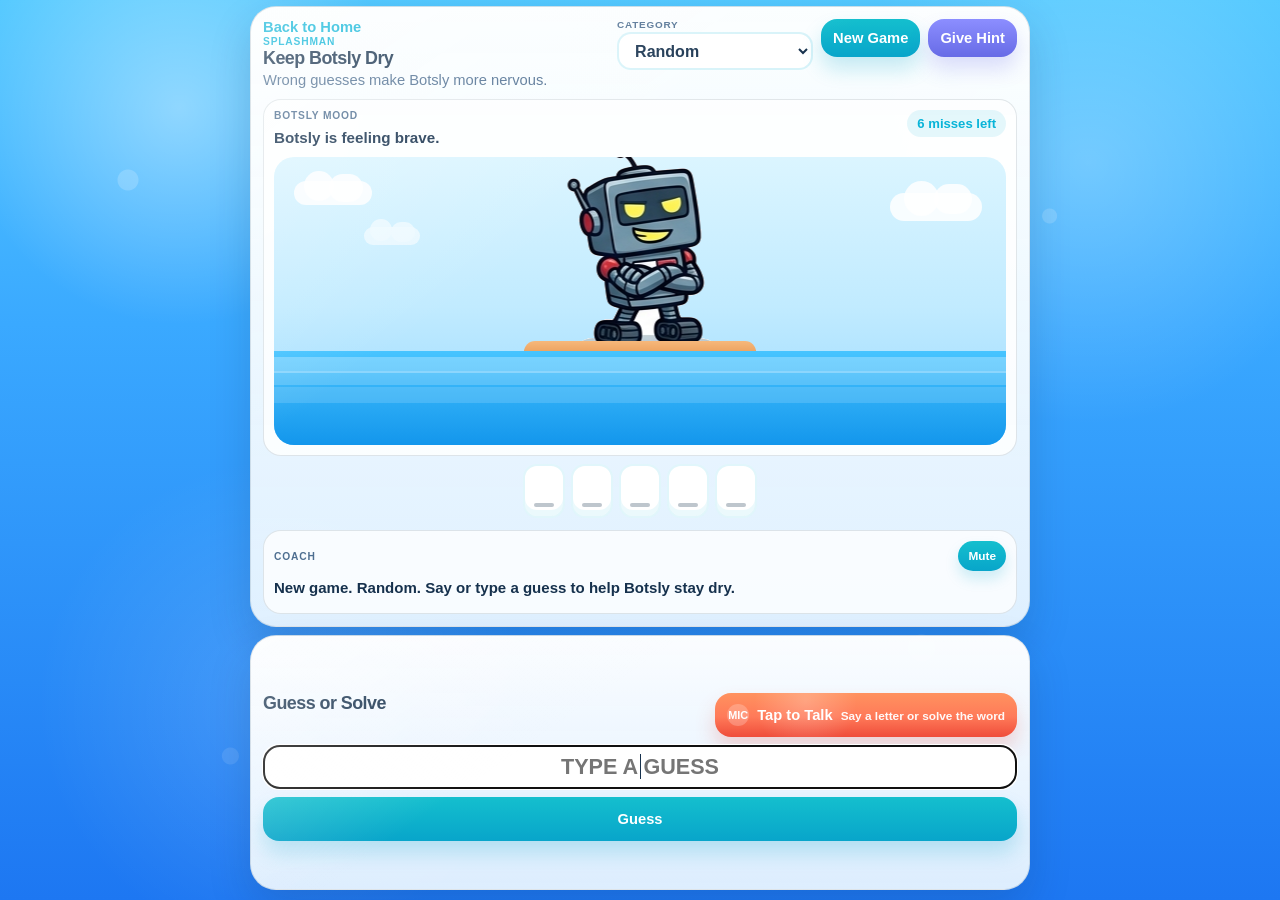
<file: splashman.html>
<!DOCTYPE html>
<html lang="en">
<head>
  <meta charset="UTF-8">
  <meta http-equiv="refresh" content="0; url=./games/splashman/">
  <meta name="viewport" content="width=device-width, initial-scale=1.0">
  <title>Redirecting to Splashman</title>
  <link rel="canonical" href="./games/splashman/">
</head>
<body>
  <p>Redirecting to <a href="./games/splashman/">Splashman</a>.</p>
</body>
</html>
</file>
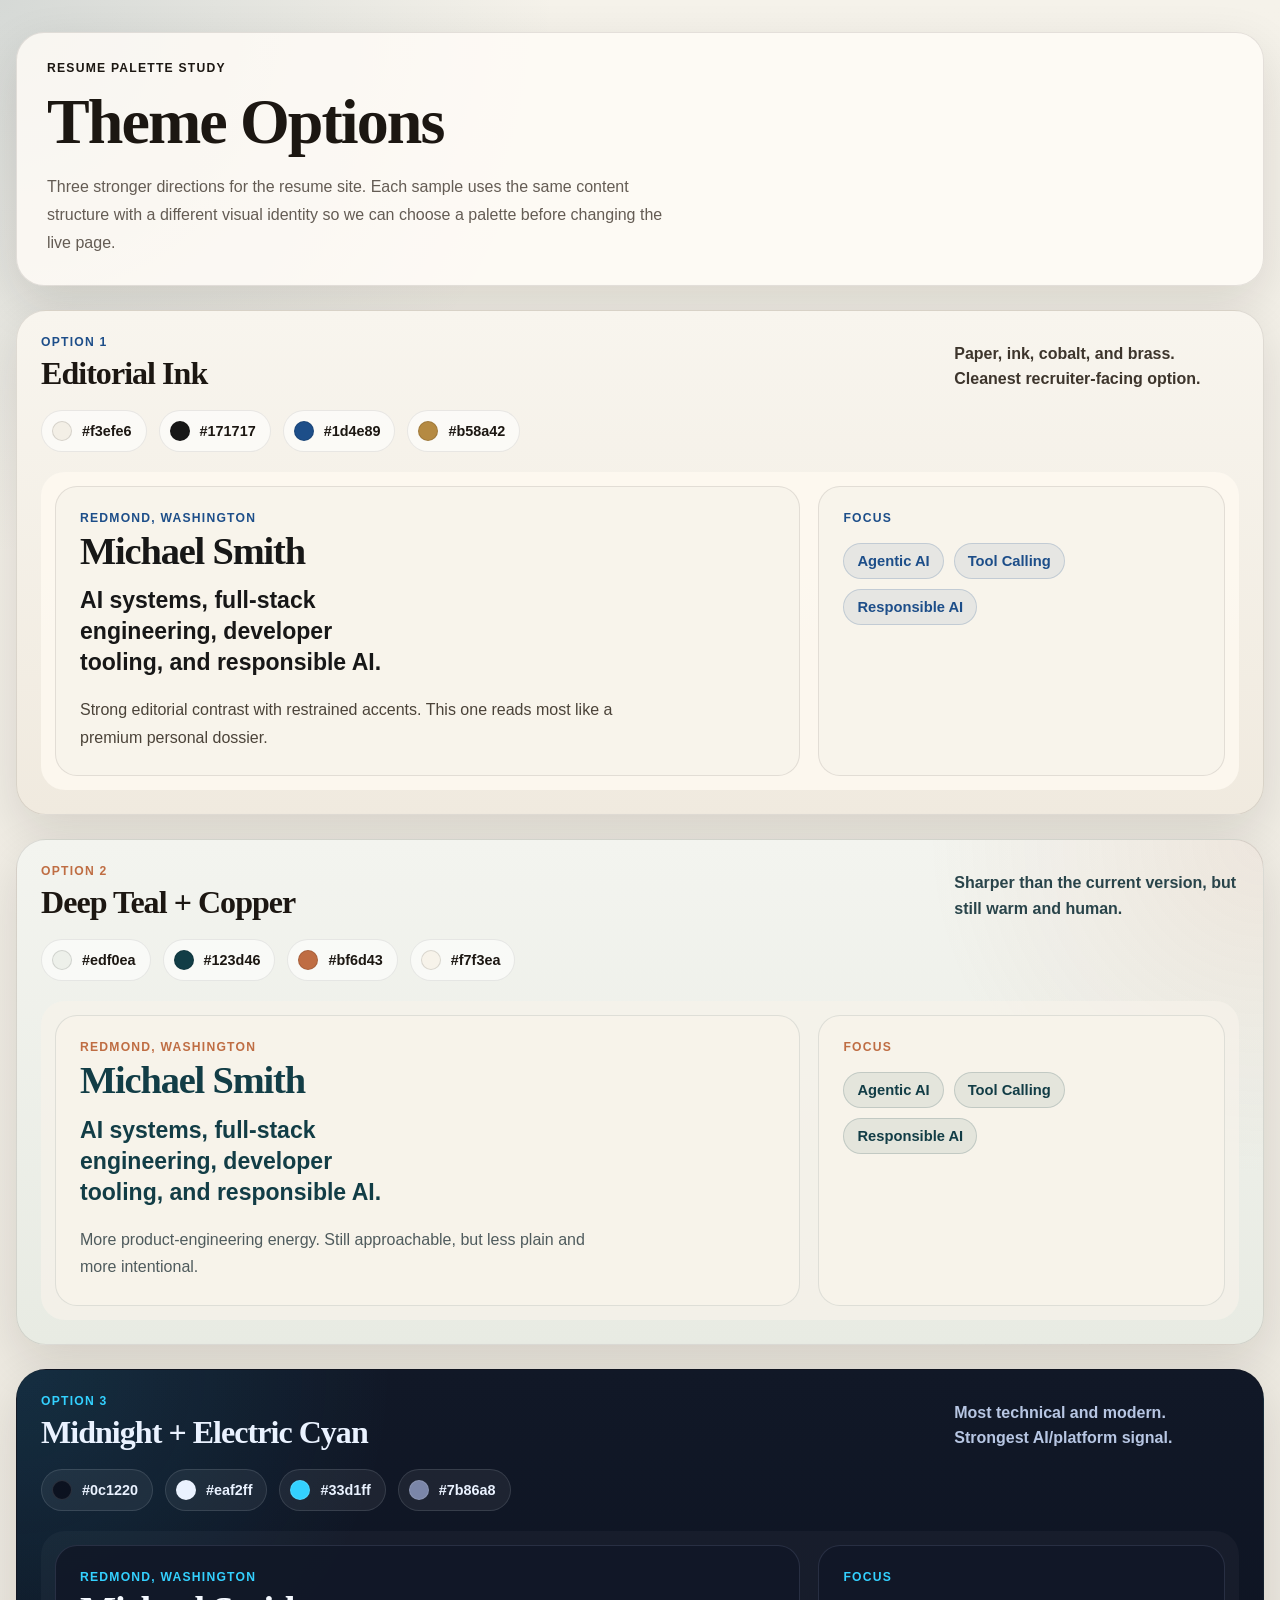
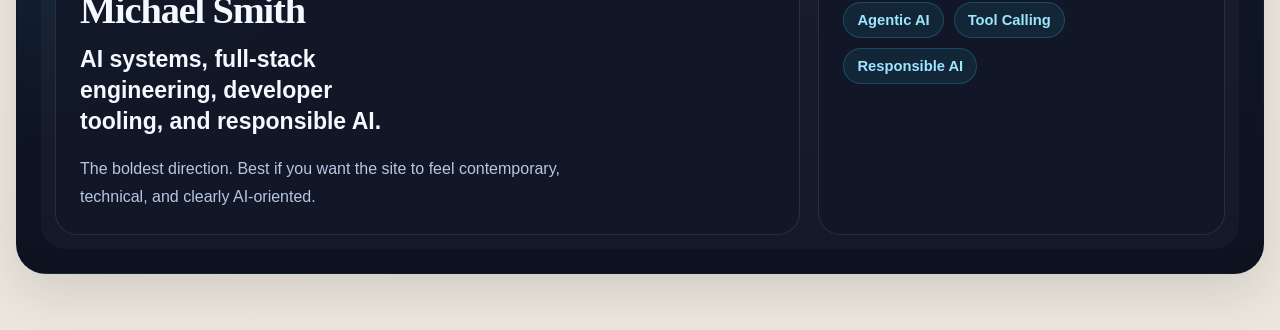
<file: theme-options.html>
<!DOCTYPE html>
<html lang="en">
<head>
  <meta charset="UTF-8">
  <meta http-equiv="refresh" content="0; url=./experiments/theme-options/">
  <meta name="viewport" content="width=device-width, initial-scale=1.0">
  <title>Redirecting to Theme Options</title>
  <link rel="canonical" href="./experiments/theme-options/">
</head>
<body>
  <p>Redirecting to <a href="./experiments/theme-options/">Theme Options</a>.</p>
</body>
</html>
</file>
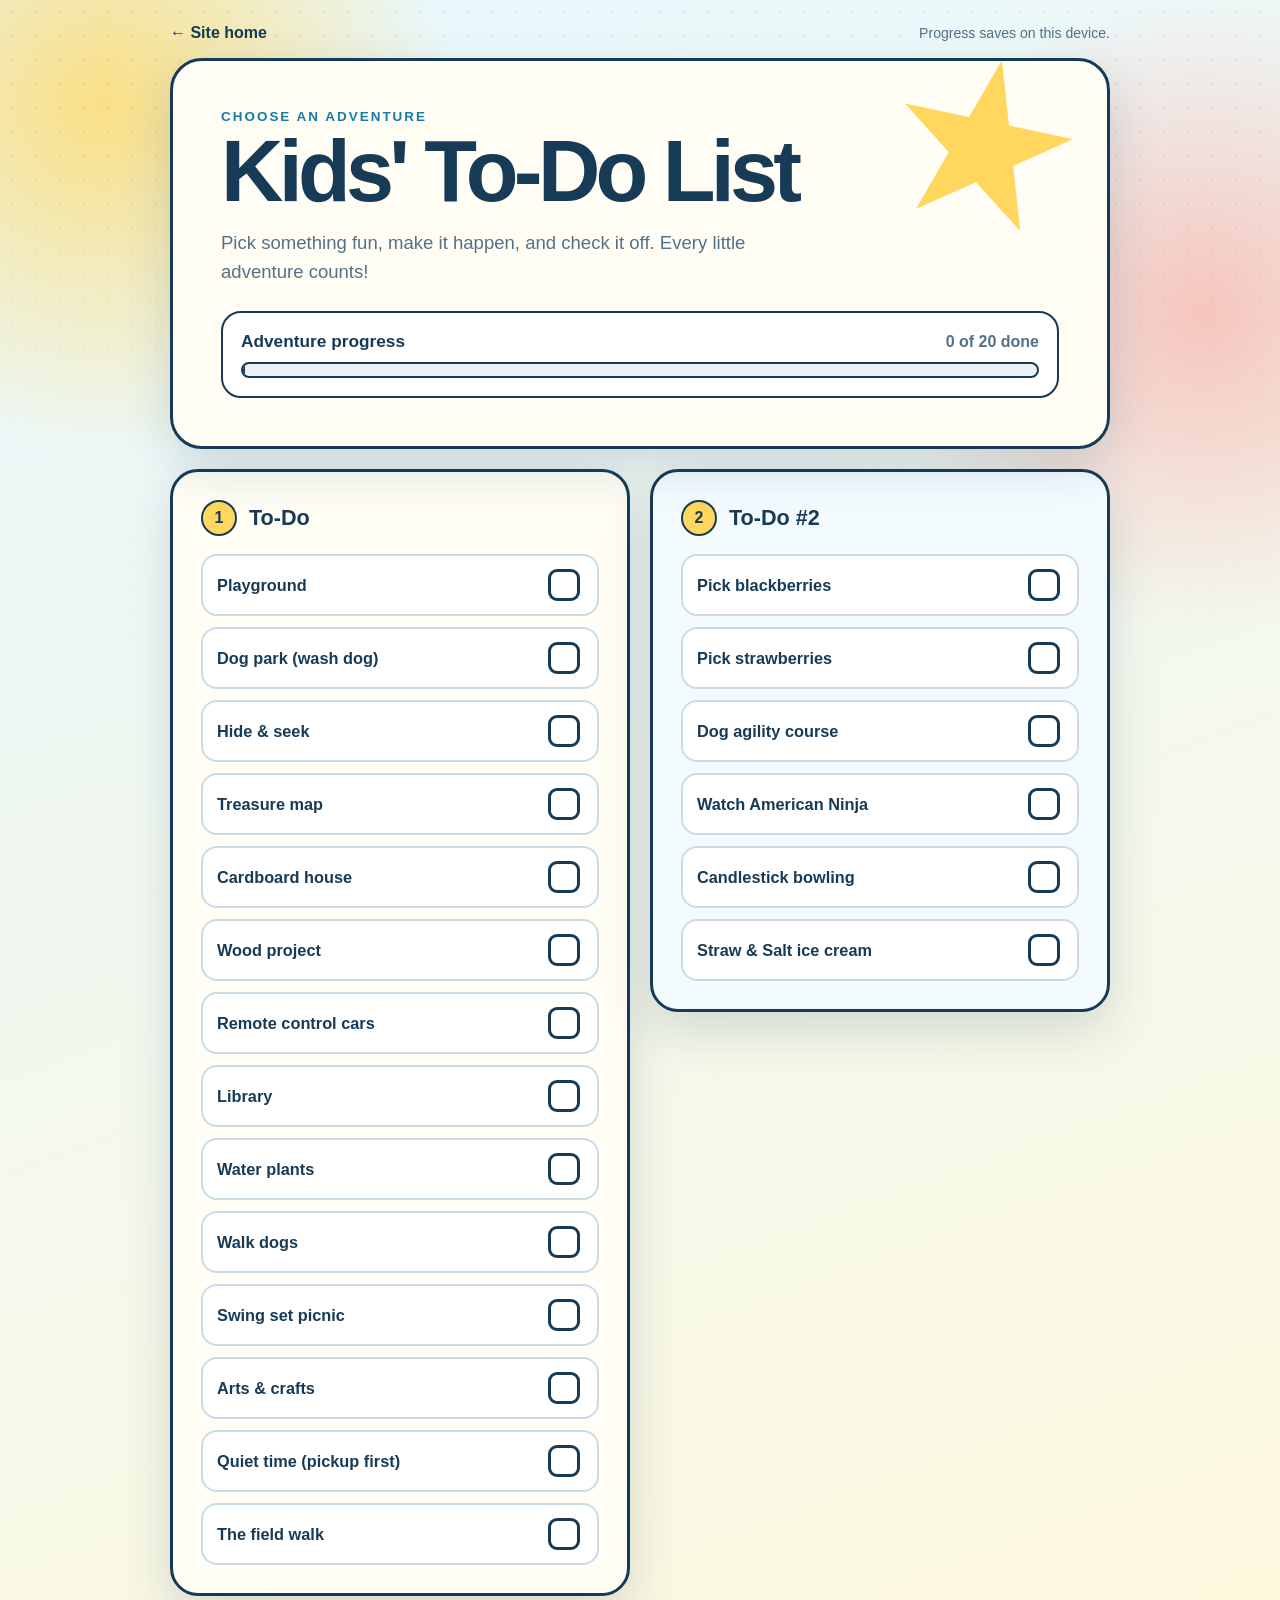
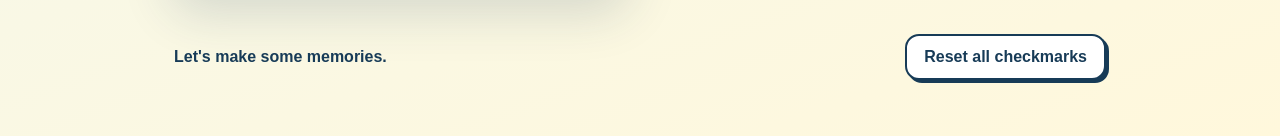
<file: todo.html>
<!DOCTYPE html>
<html lang="en">
<head>
  <meta charset="UTF-8">
  <meta name="viewport" content="width=device-width, initial-scale=1.0">
  <meta name="description" content="A family fun checklist for the kids.">
  <meta name="theme-color" content="#173b57">
  <title>Kids' To-Do List</title>
  <style>
    :root {
      --ink: #173b57;
      --muted: #557187;
      --paper: #fffdf4;
      --line: #c9dce6;
      --blue: #30a8d5;
      --blue-dark: #157ca7;
      --yellow: #ffd75e;
      --coral: #ff796d;
      --green: #43b883;
      --shadow: 0 18px 50px rgba(23, 59, 87, 0.16);
      --font: "Trebuchet MS", "Aptos", "Segoe UI", sans-serif;
    }

    * {
      box-sizing: border-box;
    }

    body {
      margin: 0;
      min-height: 100vh;
      color: var(--ink);
      font-family: var(--font);
      background:
        radial-gradient(circle at 8% 6%, rgba(255, 215, 94, 0.75), transparent 22rem),
        radial-gradient(circle at 94% 18%, rgba(255, 121, 109, 0.4), transparent 20rem),
        linear-gradient(160deg, #e8f8ff 0%, #fff8dc 100%);
    }

    body::before {
      content: "";
      position: fixed;
      inset: 0;
      pointer-events: none;
      opacity: 0.32;
      background-image: radial-gradient(circle, rgba(23, 59, 87, 0.28) 1.25px, transparent 1.25px);
      background-size: 24px 24px;
      mask-image: linear-gradient(to bottom, #000, transparent 75%);
    }

    button,
    input {
      font: inherit;
    }

    .shell {
      position: relative;
      width: min(100% - 28px, 940px);
      margin: 0 auto;
      padding: 24px 0 56px;
    }

    .topbar {
      display: flex;
      align-items: center;
      justify-content: space-between;
      gap: 16px;
      margin-bottom: 16px;
    }

    .home-link {
      color: var(--ink);
      font-weight: 800;
      text-decoration: none;
    }

    .home-link:hover,
    .home-link:focus-visible {
      text-decoration: underline;
    }

    .save-note {
      margin: 0;
      color: var(--muted);
      font-size: 0.88rem;
    }

    .hero {
      position: relative;
      overflow: hidden;
      padding: clamp(24px, 5vw, 48px);
      border: 3px solid var(--ink);
      border-radius: 32px;
      background: var(--paper);
      box-shadow: var(--shadow);
    }

    .hero::after {
      content: "★";
      position: absolute;
      top: -30px;
      right: 22px;
      color: var(--yellow);
      font-size: clamp(8rem, 24vw, 14rem);
      line-height: 1;
      transform: rotate(12deg);
      z-index: 0;
    }

    .hero-content {
      position: relative;
      z-index: 1;
    }

    .eyebrow {
      margin: 0 0 8px;
      color: var(--blue-dark);
      font-size: 0.84rem;
      font-weight: 900;
      letter-spacing: 0.15em;
      text-transform: uppercase;
    }

    h1 {
      max-width: 720px;
      margin: 0;
      font-size: clamp(2.4rem, 9vw, 5.4rem);
      line-height: 0.92;
      letter-spacing: -0.055em;
    }

    .intro {
      max-width: 52ch;
      margin: 18px 0 0;
      color: var(--muted);
      font-size: clamp(1rem, 2.5vw, 1.16rem);
      line-height: 1.55;
    }

    .progress-card {
      margin-top: 24px;
      padding: 18px;
      border: 2px solid var(--ink);
      border-radius: 20px;
      background: #fff;
    }

    .progress-row {
      display: flex;
      align-items: baseline;
      justify-content: space-between;
      gap: 16px;
      margin-bottom: 10px;
    }

    .progress-row strong {
      font-size: 1.08rem;
    }

    #progressText {
      color: var(--muted);
      font-weight: 800;
    }

    .progress-track {
      height: 16px;
      overflow: hidden;
      border: 2px solid var(--ink);
      border-radius: 999px;
      background: #e9f1f5;
    }

    .progress-fill {
      width: 0;
      height: 100%;
      border-right: 2px solid var(--ink);
      border-radius: inherit;
      background: linear-gradient(90deg, var(--green), #72d7a8);
      transition: width 220ms ease;
    }

    .lists {
      display: grid;
      grid-template-columns: repeat(2, minmax(0, 1fr));
      gap: 20px;
      margin-top: 20px;
    }

    .list-card {
      padding: clamp(18px, 4vw, 28px);
      border: 3px solid var(--ink);
      border-radius: 28px;
      background: var(--paper);
      box-shadow: var(--shadow);
    }

    .list-card:nth-child(2) {
      align-self: start;
      background: #f3fbff;
    }

    .list-heading {
      display: flex;
      align-items: center;
      gap: 12px;
      margin: 0 0 18px;
      font-size: 1.35rem;
    }

    .number {
      display: grid;
      width: 36px;
      height: 36px;
      place-items: center;
      flex: 0 0 auto;
      border: 2px solid var(--ink);
      border-radius: 50%;
      background: var(--yellow);
      font-size: 1rem;
    }

    .task-list {
      display: grid;
      gap: 11px;
      margin: 0;
      padding: 0;
      list-style: none;
    }

    .task {
      position: relative;
    }

    .task-row {
      display: flex;
      align-items: center;
      justify-content: space-between;
      flex-wrap: wrap;
      gap: 13px;
      min-height: 58px;
      padding: 10px 14px;
      border: 2px solid var(--line);
      border-radius: 16px;
      background: #fff;
      transition: border-color 140ms ease, background 140ms ease;
    }

    .task-row:focus-within,
    .task-row:hover {
      border-color: var(--blue);
    }

    .check-group {
      display: flex;
      flex: 0 0 auto;
      flex-wrap: nowrap;
      gap: 2px;
    }

    .check-control {
      display: grid;
      padding: 3px;
      place-items: center;
      border-radius: 12px;
      cursor: pointer;
    }

    .check-control input {
      position: absolute;
      width: 1px;
      height: 1px;
      opacity: 0;
    }

    .checkmark {
      display: grid;
      width: 32px;
      height: 32px;
      place-items: center;
      flex: 0 0 auto;
      border: 3px solid var(--ink);
      border-radius: 9px;
      background: #fff;
      color: transparent;
      font-size: 1.35rem;
      font-weight: 900;
      line-height: 1;
      transition: background 140ms ease, color 140ms ease, transform 140ms ease;
    }

    .check-control:hover .checkmark {
      transform: translateY(-1px);
    }

    .check-control input:focus-visible + .checkmark {
      outline: 4px solid rgba(48, 168, 213, 0.35);
      outline-offset: 3px;
    }

    .check-control input:checked + .checkmark {
      color: var(--ink);
      background: var(--green);
      transform: rotate(-5deg) scale(1.04);
    }

    .task.complete .task-name {
      color: var(--muted);
      text-decoration: line-through;
      text-decoration-thickness: 2px;
    }

    .task-name {
      flex: 1 1 130px;
      font-size: 1.02rem;
      font-weight: 800;
      line-height: 1.25;
    }

    .actions {
      display: flex;
      align-items: center;
      justify-content: space-between;
      gap: 16px;
      margin-top: 20px;
      padding: 18px 4px 0;
    }

    .celebration {
      margin: 0;
      color: var(--ink);
      font-weight: 900;
    }

    .reset-button {
      min-height: 46px;
      padding: 10px 17px;
      border: 2px solid var(--ink);
      border-radius: 14px;
      background: #fff;
      color: var(--ink);
      font-weight: 900;
      cursor: pointer;
      box-shadow: 3px 3px 0 var(--ink);
    }

    .reset-button:hover,
    .reset-button:focus-visible {
      background: var(--yellow);
    }

    .reset-button:active {
      transform: translate(2px, 2px);
      box-shadow: 1px 1px 0 var(--ink);
    }

    @media (max-width: 720px) {
      .lists {
        grid-template-columns: 1fr;
      }

      .topbar,
      .actions {
        align-items: flex-start;
        flex-direction: column;
      }

      .hero::after {
        right: -26px;
        opacity: 0.7;
      }
    }

    @media (prefers-reduced-motion: reduce) {
      *,
      *::before,
      *::after {
        scroll-behavior: auto !important;
        transition-duration: 0.01ms !important;
      }
    }
  </style>
</head>
<body>
  <main class="shell">
    <div class="topbar">
      <a class="home-link" href="index.html">← Site home</a>
      <p class="save-note">Progress saves on this device.</p>
    </div>

    <section class="hero" aria-labelledby="pageTitle">
      <div class="hero-content">
        <p class="eyebrow">Choose an adventure</p>
        <h1 id="pageTitle">Kids' To-Do List</h1>
        <p class="intro">Pick something fun, make it happen, and check it off. Every little adventure counts!</p>

        <div class="progress-card">
          <div class="progress-row">
            <strong>Adventure progress</strong>
            <span id="progressText" aria-live="polite">0 of 20 done</span>
          </div>
          <div class="progress-track" role="progressbar" aria-label="Completed activities" aria-valuemin="0" aria-valuemax="20" aria-valuenow="0">
            <div class="progress-fill" id="progressFill"></div>
          </div>
        </div>
      </div>
    </section>

    <div class="lists" id="lists"></div>

    <div class="actions">
      <p class="celebration" id="celebration" aria-live="polite">Let's make some memories.</p>
      <button class="reset-button" id="resetButton" type="button">Reset all checkmarks</button>
    </div>
  </main>

  <script>
    const groups = [
      {
        title: "To-Do",
        items: [
          ["playground", "Playground"],
          ["dog-park", "Dog park (wash dog)"],
          ["hide-and-seek", "Hide & seek"],
          ["treasure-map", "Treasure map"],
          ["cardboard-house", "Cardboard house"],
          ["wood-project", "Wood project"],
          ["remote-control-cars", "Remote control cars"],
          ["library", "Library"],
          ["water-plants", "Water plants"],
          ["walk-dogs", "Walk dogs"],
          ["swing-set-picnic", "Swing set picnic"],
          ["arts-and-crafts", "Arts & crafts"],
          ["quiet-time", "Quiet time (pickup first)"],
          ["field-walk", "The field walk"]
        ]
      },
      {
        title: "To-Do #2",
        items: [
          ["pick-blackberries", "Pick blackberries"],
          ["pick-strawberries", "Pick strawberries"],
          ["dog-agility-course", "Dog agility course"],
          ["watch-american-ninja", "Watch American Ninja"],
          ["candlestick-bowling", "Candlestick bowling"],
          ["straw-and-salt-ice-cream", "Straw & Salt ice cream"]
        ]
      }
    ];

    const storageKey = "mikelikescoding-kids-todo-v1";
    function getCheckId(itemId, index) {
      return index === 0 ? itemId : `${itemId}-${index + 1}`;
    }

    const allCheckIds = groups.flatMap((group) =>
      group.items.flatMap(([id, , count = 1]) =>
        Array.from({ length: count }, (_, index) => getCheckId(id, index))
      )
    );
    const validCheckIds = new Set(allCheckIds);
    const lists = document.querySelector("#lists");
    const progressText = document.querySelector("#progressText");
    const progressFill = document.querySelector("#progressFill");
    const progressTrack = document.querySelector(".progress-track");
    const celebration = document.querySelector("#celebration");
    const resetButton = document.querySelector("#resetButton");

    function loadCompleted() {
      try {
        const stored = JSON.parse(localStorage.getItem(storageKey));
        return new Set(Array.isArray(stored) ? stored.filter((id) => validCheckIds.has(id)) : []);
      } catch {
        return new Set();
      }
    }

    function saveCompleted(completed) {
      try {
        localStorage.setItem(storageKey, JSON.stringify([...completed]));
      } catch {
        document.querySelector(".save-note").textContent = "Checkmarks cannot be saved in this browser.";
      }
    }

    function render() {
      const completed = loadCompleted();
      lists.innerHTML = "";

      groups.forEach((group, groupIndex) => {
        const section = document.createElement("section");
        section.className = "list-card";
        section.setAttribute("aria-labelledby", `group-${groupIndex}`);
        section.innerHTML = `
          <h2 class="list-heading" id="group-${groupIndex}">
            <span class="number" aria-hidden="true">${groupIndex + 1}</span>
            ${group.title}
          </h2>
          <ul class="task-list"></ul>
        `;

        const taskList = section.querySelector(".task-list");
        group.items.forEach(([id, name, count = 1]) => {
          const checkIds = Array.from({ length: count }, (_, index) => getCheckId(id, index));
          const checkboxes = checkIds.map((checkId, index) => `
            <label class="check-control">
              <input
                type="checkbox"
                data-id="${checkId}"
                aria-label="${name}, check ${index + 1} of ${count}"
                ${completed.has(checkId) ? "checked" : ""}
              >
              <span class="checkmark" aria-hidden="true">✓</span>
            </label>
          `).join("");
          const item = document.createElement("li");
          item.className = `task${checkIds.every((checkId) => completed.has(checkId)) ? " complete" : ""}`;
          item.innerHTML = `
            <div class="task-row">
              <span class="task-name">${name}</span>
              <div class="check-group" aria-label="${count} checkmark${count === 1 ? "" : "s"} for ${name}">
                ${checkboxes}
              </div>
            </div>
          `;
          taskList.append(item);
        });

        lists.append(section);
      });

      updateProgress(completed);
    }

    function updateProgress(completed) {
      const done = completed.size;
      const total = allCheckIds.length;
      const percent = Math.round((done / total) * 100);

      progressText.textContent = `${done} of ${total} done`;
      progressFill.style.width = `${percent}%`;
      progressTrack.setAttribute("aria-valuenow", done);

      if (done === total) {
        celebration.textContent = "★ You did every adventure! Amazing!";
      } else if (done >= Math.ceil(total / 2)) {
        celebration.textContent = "You're on a roll—keep adventuring!";
      } else if (done > 0) {
        celebration.textContent = "Great start! What's next?";
      } else {
        celebration.textContent = "Let's make some memories.";
      }
    }

    lists.addEventListener("change", (event) => {
      const checkbox = event.target.closest("input[type='checkbox']");
      if (!checkbox) return;

      const completed = loadCompleted();
      if (checkbox.checked) {
        completed.add(checkbox.dataset.id);
      } else {
        completed.delete(checkbox.dataset.id);
      }
      saveCompleted(completed);
      const task = checkbox.closest(".task");
      task.classList.toggle("complete", [...task.querySelectorAll("input")].every((input) => input.checked));
      updateProgress(completed);
    });

    resetButton.addEventListener("click", () => {
      if (!confirm("Clear every checkmark and start over?")) return;
      saveCompleted(new Set());
      render();
    });

    window.addEventListener("storage", (event) => {
      if (event.key === storageKey) render();
    });

    render();
  </script>
</body>
</html>
</file>
<file: shared/css/portfolio.css>
:root {
  --bg: #08111f;
  --bg-top: #0d182a;
  --panel: rgba(13, 23, 41, 0.9);
  --panel-strong: #111f36;
  --panel-soft: #162841;
  --text: #edf5ff;
  --muted: #b5c6d9;
  --soft: #8094aa;
  --line: rgba(145, 174, 205, 0.2);
  --line-strong: rgba(145, 174, 205, 0.34);
  --accent: #53d6ff;
  --accent-soft: #a2eaff;
  --accent-deep: #1a8fb7;
  --warm: #ffbe6b;
  --success: #75d6ac;
  --shadow: 0 24px 70px rgba(0, 0, 0, 0.3);
  --radius-xl: 28px;
  --radius-lg: 20px;
  --radius-md: 14px;
  --body: "Aptos", "Segoe UI Variable Text", "Segoe UI", sans-serif;
  --display: "Iowan Old Style", "Palatino Linotype", "Book Antiqua", Georgia, serif;
  --wrap: 1180px;
}

* {
  box-sizing: border-box;
}

html {
  scroll-behavior: smooth;
}

body {
  margin: 0;
  min-width: 320px;
  min-height: 100vh;
  color: var(--text);
  font-family: var(--body);
  background:
    radial-gradient(circle at 6% 3%, rgba(83, 214, 255, 0.16), transparent 24rem),
    radial-gradient(circle at 92% 17%, rgba(82, 113, 255, 0.1), transparent 22rem),
    linear-gradient(180deg, var(--bg-top), var(--bg) 52%, #060c16);
}

body::before {
  content: "";
  position: fixed;
  inset: 0;
  z-index: -1;
  pointer-events: none;
  background-image:
    linear-gradient(rgba(255, 255, 255, 0.035) 1px, transparent 1px),
    linear-gradient(90deg, rgba(255, 255, 255, 0.03) 1px, transparent 1px);
  background-size: 48px 48px;
  mask-image: linear-gradient(to bottom, #000, transparent 72%);
}

img {
  display: block;
  max-width: 100%;
}

a {
  color: inherit;
}

.skip-link {
  position: absolute;
  top: -70px;
  left: 10px;
  z-index: 100;
  padding: 10px 14px;
  border-radius: 999px;
  color: #06101d;
  background: var(--accent);
}

.skip-link:focus {
  top: 10px;
}

.wrap {
  width: min(calc(100% - 40px), var(--wrap));
  margin-inline: auto;
}

.site-header {
  position: sticky;
  top: 0;
  z-index: 40;
  display: flex;
  width: min(calc(100% - 40px), var(--wrap));
  min-height: 78px;
  margin-inline: auto;
  align-items: center;
  justify-content: space-between;
  gap: 24px;
  border-bottom: 1px solid var(--line);
  background: rgba(8, 17, 31, 0.88);
  backdrop-filter: blur(16px);
}

.brand {
  display: inline-flex;
  align-items: center;
  gap: 11px;
  text-decoration: none;
}

.brand-mark {
  display: grid;
  width: 39px;
  height: 39px;
  place-items: center;
  border: 1px solid rgba(83, 214, 255, 0.45);
  border-radius: 12px;
  color: var(--accent-soft);
  background: rgba(83, 214, 255, 0.08);
  font-family: var(--display);
  font-weight: 700;
}

.brand-copy {
  display: grid;
  gap: 1px;
  font-size: 0.95rem;
  font-weight: 800;
}

.brand-copy small {
  color: var(--soft);
  font-size: 0.66rem;
  font-weight: 750;
  letter-spacing: 0.08em;
  text-transform: uppercase;
}

.site-nav {
  display: flex;
  align-items: center;
  gap: 5px;
}

.site-nav a {
  padding: 9px 12px;
  border-radius: 999px;
  color: var(--muted);
  font-size: 0.86rem;
  font-weight: 750;
  text-decoration: none;
}

.site-nav a:hover,
.site-nav a:focus-visible,
.site-nav a[aria-current="page"] {
  color: var(--text);
  background: var(--panel-soft);
}

.site-nav .nav-cta {
  margin-left: 5px;
  color: #07131f;
  background: var(--accent);
}

.site-nav .nav-cta:hover,
.site-nav .nav-cta:focus-visible {
  color: #07131f;
  background: var(--accent-soft);
}

.eyebrow {
  margin: 0 0 13px;
  color: var(--accent);
  font-size: 0.74rem;
  font-weight: 850;
  letter-spacing: 0.13em;
  text-transform: uppercase;
}

.button-row {
  display: flex;
  flex-wrap: wrap;
  gap: 11px;
}

.button {
  display: inline-flex;
  min-height: 47px;
  padding: 0 18px;
  align-items: center;
  justify-content: center;
  gap: 8px;
  border: 1px solid var(--accent);
  border-radius: 999px;
  color: #06121f;
  background: var(--accent);
  font-size: 0.88rem;
  font-weight: 850;
  text-decoration: none;
  box-shadow: 0 10px 28px rgba(21, 143, 185, 0.18);
}

.button:hover,
.button:focus-visible {
  background: var(--accent-soft);
  border-color: var(--accent-soft);
}

.tag-list,
.chip-list {
  display: flex;
  margin: 0;
  padding: 0;
  flex-wrap: wrap;
  gap: 7px;
  list-style: none;
}

.tag-list li,
.chip-list li {
  padding: 7px 10px;
  border: 1px solid rgba(83, 214, 255, 0.21);
  border-radius: 999px;
  color: var(--accent-soft);
  background: rgba(83, 214, 255, 0.07);
  font-size: 0.76rem;
  font-weight: 750;
}

/* Homepage */

.home-hero {
  display: grid;
  grid-template-columns: minmax(0, 1.35fr) minmax(330px, 0.65fr);
  padding: 74px 0 58px;
  align-items: stretch;
  gap: 22px;
}

.home-hero-copy,
.home-hero-card,
.resume-hero-copy,
.resume-hero-card,
.content-panel,
.sidebar-panel,
.experience-card,
.project-card,
.education-card {
  border: 1px solid var(--line);
  border-radius: var(--radius-xl);
  background: var(--panel);
  box-shadow: var(--shadow);
}

.home-hero-copy {
  min-height: 440px;
  padding: 50px 48px;
  background:
    linear-gradient(135deg, rgba(83, 214, 255, 0.09), transparent 38%),
    var(--panel);
}

.home-hero h1,
.resume-hero h1 {
  margin: 0;
  font-family: var(--display);
  font-size: clamp(3.7rem, 7vw, 5.8rem);
  font-weight: 600;
  letter-spacing: -0.055em;
  line-height: 0.92;
}

.home-intro {
  max-width: 66ch;
  margin: 23px 0 28px;
  color: var(--muted);
  font-size: 1.04rem;
  line-height: 1.72;
}

.home-hero-card,
.resume-hero-card {
  display: grid;
  padding: 28px;
  align-content: start;
  gap: 24px;
  background: var(--panel-strong);
}

.home-focus-card {
  align-content: center;
}

.detail-block + .detail-block {
  padding-top: 22px;
  border-top: 1px solid var(--line);
}

.detail-label {
  margin: 0 0 8px;
  color: var(--soft);
  font-size: 0.68rem;
  font-weight: 850;
  letter-spacing: 0.11em;
  text-transform: uppercase;
}

.detail-value {
  margin: 0;
  font-size: 1rem;
  font-weight: 800;
  line-height: 1.45;
}

.personal-pocket {
  padding: 0 0 54px;
  scroll-margin-top: 100px;
}

.personal-pocket details {
  overflow: hidden;
  border: 1px solid var(--line);
  border-radius: var(--radius-lg);
  background: rgba(13, 23, 41, 0.62);
}

.personal-pocket summary {
  display: flex;
  min-height: 76px;
  padding: 17px 20px;
  align-items: center;
  justify-content: space-between;
  gap: 20px;
  cursor: pointer;
  list-style: none;
}

.personal-pocket summary::-webkit-details-marker {
  display: none;
}

.personal-pocket summary:hover,
.personal-pocket summary:focus-visible {
  background: rgba(255, 255, 255, 0.025);
}

.pocket-copy {
  display: grid;
  gap: 4px;
}

.pocket-label {
  color: var(--warm);
  font-size: 0.64rem;
  font-weight: 850;
  letter-spacing: 0.12em;
  text-transform: uppercase;
}

.pocket-title {
  color: var(--muted);
  font-size: 0.86rem;
  font-weight: 750;
}

.pocket-hint {
  display: flex;
  align-items: center;
  gap: 9px;
  color: var(--soft);
  font-size: 0.72rem;
  font-weight: 750;
  white-space: nowrap;
}

.pocket-toggle {
  display: grid;
  width: 27px;
  height: 27px;
  place-items: center;
  border: 1px solid rgba(255, 190, 107, 0.3);
  border-radius: 50%;
  color: var(--warm);
  font-size: 1rem;
  transition: transform 160ms ease;
}

.personal-pocket details[open] .pocket-toggle {
  transform: rotate(45deg);
}

.pocket-links {
  display: grid;
  grid-template-columns: repeat(2, minmax(0, 1fr));
  padding: 14px;
  gap: 8px;
  border-top: 1px solid var(--line);
}

.pocket-links a {
  display: flex;
  min-width: 0;
  padding: 13px 14px;
  align-items: center;
  justify-content: space-between;
  gap: 16px;
  border: 1px solid var(--line);
  border-radius: 12px;
  color: var(--accent-soft);
  background: rgba(255, 255, 255, 0.025);
  font-size: 0.8rem;
  text-decoration: none;
}

.pocket-links a:hover,
.pocket-links a:focus-visible {
  border-color: rgba(83, 214, 255, 0.34);
  background: rgba(83, 214, 255, 0.07);
}

.pocket-links strong,
.pocket-links small {
  display: block;
}

.pocket-links strong {
  color: var(--text);
}

.pocket-links small {
  margin-top: 3px;
  color: var(--soft);
  font-size: 0.68rem;
  font-weight: 650;
}

/* Resume */

.resume-hero {
  display: grid;
  grid-template-columns: minmax(0, 1.45fr) minmax(340px, 0.55fr);
  padding: 56px 0 24px;
  gap: 20px;
}

.resume-hero-copy {
  padding: 42px 40px;
  background:
    linear-gradient(135deg, rgba(83, 214, 255, 0.09), transparent 38%),
    var(--panel);
}

.resume-summary {
  max-width: 69ch;
  margin: 24px 0 0;
  color: var(--muted);
  line-height: 1.7;
}

.resume-layout {
  display: grid;
  grid-template-columns: minmax(0, 1.6fr) minmax(285px, 0.72fr);
  padding: 20px 0 92px;
  align-items: start;
  gap: 20px;
}

.resume-main,
.resume-sidebar {
  display: grid;
  min-width: 0;
  gap: 20px;
}

.content-panel,
.sidebar-panel {
  padding: 28px;
  border-radius: var(--radius-lg);
  box-shadow: none;
}

.panel-heading {
  display: flex;
  margin-bottom: 21px;
  align-items: baseline;
  justify-content: space-between;
  gap: 18px;
}

.panel-heading h2 {
  margin: 0;
  font-family: var(--display);
  font-size: 2rem;
  letter-spacing: -0.03em;
}

.panel-heading span {
  color: var(--soft);
  font-size: 0.7rem;
  font-weight: 800;
  letter-spacing: 0.09em;
  text-transform: uppercase;
}

.experience-list {
  display: grid;
  gap: 12px;
}

.experience-card {
  display: grid;
  grid-template-columns: 145px minmax(0, 1fr);
  padding: 23px;
  gap: 20px;
  border-radius: var(--radius-md);
  box-shadow: none;
  background: rgba(255, 255, 255, 0.025);
}

.experience-period {
  color: var(--soft);
  font-size: 0.72rem;
  font-weight: 800;
  letter-spacing: 0.05em;
  line-height: 1.45;
  text-transform: uppercase;
}

.experience-card h3 {
  margin: 0;
  font-family: var(--display);
  font-size: 1.42rem;
  letter-spacing: -0.025em;
}

.company {
  margin: 5px 0 2px;
  color: var(--accent);
  font-size: 0.88rem;
  font-weight: 850;
}

.location {
  margin: 0;
  color: var(--soft);
  font-size: 0.75rem;
}

.experience-card ul {
  display: grid;
  margin: 15px 0 0;
  padding-left: 19px;
  gap: 7px;
  color: var(--muted);
  font-size: 0.85rem;
  line-height: 1.5;
}

.experience-card li::marker {
  color: var(--accent-deep);
}

.project-list {
  display: grid;
  grid-template-columns: repeat(2, minmax(0, 1fr));
  gap: 12px;
}

.project-card,
.education-card {
  padding: 22px;
  border-radius: var(--radius-md);
  box-shadow: none;
  background: rgba(255, 255, 255, 0.025);
}

.project-head,
.education-head {
  display: flex;
  margin-bottom: 11px;
  align-items: start;
  justify-content: space-between;
  gap: 14px;
}

.project-card h3,
.education-card h3,
.sidebar-panel h3 {
  margin: 0;
  font-family: var(--display);
  font-size: 1.28rem;
  letter-spacing: -0.02em;
}

.project-period,
.education-period {
  color: var(--soft);
  font-size: 0.7rem;
  font-weight: 800;
  white-space: nowrap;
}

.project-subtitle {
  margin: 0 0 9px;
  color: var(--accent);
  font-size: 0.78rem;
  font-weight: 850;
}

.project-card > p:last-child,
.education-card p {
  margin: 0;
  color: var(--muted);
  font-size: 0.84rem;
  line-height: 1.55;
}

.sidebar-panel h2 {
  margin: 0 0 17px;
  color: var(--soft);
  font-size: 0.7rem;
  font-weight: 850;
  letter-spacing: 0.11em;
  text-transform: uppercase;
}

.skill-group + .skill-group {
  margin-top: 22px;
  padding-top: 20px;
  border-top: 1px solid var(--line);
}

.skill-group h3 {
  margin-bottom: 11px;
  font-family: var(--body);
  font-size: 0.86rem;
}

.education-stack {
  display: grid;
  gap: 10px;
}

.education-card p + p {
  margin-top: 6px;
  color: var(--soft);
}

.site-footer {
  border-top: 1px solid var(--line);
  background: #050b14;
}

.footer-inner {
  display: flex;
  min-height: 108px;
  align-items: center;
  gap: 24px;
}

.footer-name {
  margin: 0;
  font-family: var(--display);
  font-size: 1.45rem;
  font-weight: 700;
}

.footer-copy {
  margin: 4px 0 0;
  color: var(--soft);
  font-size: 0.76rem;
}

@media (max-width: 960px) {
  .home-hero,
  .resume-hero,
  .resume-layout {
    grid-template-columns: 1fr;
  }

  .resume-sidebar {
    grid-template-columns: repeat(2, minmax(0, 1fr));
  }

  .resume-sidebar .sidebar-panel:first-child {
    grid-column: 1 / -1;
  }
}

@media (max-width: 700px) {
  .wrap,
  .site-header {
    width: min(calc(100% - 20px), var(--wrap));
  }

  .site-header {
    position: relative;
    min-height: auto;
    padding: 13px 0;
    flex-wrap: wrap;
    gap: 10px;
  }

  .brand-copy small,
  .site-nav .nav-cta {
    display: none;
  }

  .site-nav {
    gap: 1px;
  }

  .site-nav a {
    padding: 8px 9px;
    font-size: 0.76rem;
  }

  .home-hero,
  .resume-hero {
    padding-top: 32px;
  }

  .home-hero-copy,
  .resume-hero-copy {
    min-height: auto;
    padding: 30px 25px;
  }

  .home-hero h1,
  .resume-hero h1 {
    font-size: clamp(3.4rem, 17vw, 5rem);
  }

  .home-hero-card,
  .resume-hero-card {
    padding: 23px;
  }

  .project-list,
  .resume-sidebar {
    grid-template-columns: 1fr;
  }

  .resume-sidebar .sidebar-panel:first-child {
    grid-column: auto;
  }

  .pocket-links {
    grid-template-columns: 1fr;
  }

  .experience-card {
    grid-template-columns: 1fr;
    gap: 10px;
  }

  .footer-inner {
    padding: 28px 0;
    align-items: start;
    flex-direction: column;
  }
}

@media (max-width: 430px) {
  .brand-mark {
    width: 36px;
    height: 36px;
    border-radius: 10px;
    font-size: 0.86rem;
  }

  .brand-copy {
    font-size: 0.86rem;
  }

  .site-nav a {
    padding-inline: 7px;
    font-size: 0.72rem;
  }

  .home-intro {
    font-size: 0.95rem;
  }

  .button-row {
    display: grid;
  }

  .button {
    width: 100%;
  }

  .content-panel,
  .sidebar-panel {
    padding: 22px;
  }

  .personal-pocket summary {
    align-items: start;
  }

  .pocket-hint {
    font-size: 0;
  }
}

@media (prefers-reduced-motion: reduce) {
  html {
    scroll-behavior: auto;
  }
}
</file>
<file: shared/css/hub.css>
:root {
  --bg: #08111f;
  --bg-soft: #0f1b31;
  --panel: rgba(10, 18, 33, 0.86);
  --panel-strong: rgba(16, 26, 46, 0.96);
  --text: #eef5ff;
  --muted: #b5c8df;
  --line: rgba(136, 164, 194, 0.24);
  --accent: #52d5ff;
  --accent-soft: #9be9ff;
  --shadow: 0 26px 70px rgba(0, 0, 0, 0.32);
  --radius: 26px;
  --radius-sm: 18px;
  --body-font: "Aptos", "Segoe UI Variable Text", "Segoe UI", sans-serif;
  --display-font: "Iowan Old Style", "Palatino Linotype", "Book Antiqua", serif;
}

* {
  box-sizing: border-box;
}

body {
  margin: 0;
  min-height: 100vh;
  font-family: var(--body-font);
  color: var(--text);
  background:
    radial-gradient(circle at top left, rgba(82, 213, 255, 0.18), transparent 24%),
    radial-gradient(circle at 85% 12%, rgba(88, 125, 255, 0.12), transparent 22%),
    linear-gradient(180deg, #0d1628 0%, #09111f 52%, #060c16 100%);
}

body::before {
  content: "";
  position: fixed;
  inset: 0;
  pointer-events: none;
  background-image:
    linear-gradient(rgba(255, 255, 255, 0.04) 1px, transparent 1px),
    linear-gradient(90deg, rgba(255, 255, 255, 0.03) 1px, transparent 1px);
  background-size: 48px 48px;
  mask-image: linear-gradient(180deg, rgba(0, 0, 0, 0.65), transparent 76%);
}

.site-shell {
  width: min(100% - 32px, 1180px);
  margin: 0 auto;
  padding: 32px 0 56px;
}

.hero {
  padding: 32px;
  border: 1px solid var(--line);
  border-radius: var(--radius);
  background:
    linear-gradient(135deg, rgba(82, 213, 255, 0.12), transparent 34%),
    var(--panel);
  box-shadow: var(--shadow);
}

.eyebrow {
  margin: 0 0 10px;
  font-size: 0.86rem;
  font-weight: 700;
  letter-spacing: 0.16em;
  text-transform: uppercase;
  color: var(--accent-soft);
}

.hero h1 {
  margin: 0;
  font-family: var(--display-font);
  font-size: clamp(2.3rem, 6vw, 4.2rem);
  line-height: 0.96;
}

.hero p {
  max-width: 60ch;
  color: var(--muted);
  font-size: 1.05rem;
  line-height: 1.65;
}

.section {
  margin-top: 28px;
}

.section-header {
  display: flex;
  justify-content: space-between;
  align-items: end;
  gap: 16px;
  margin-bottom: 16px;
}

.section-header h2 {
  margin: 0;
  font-size: 1.2rem;
}

.section-header p {
  margin: 0;
  color: var(--muted);
}

.card-grid {
  display: grid;
  gap: 18px;
  grid-template-columns: repeat(auto-fit, minmax(240px, 1fr));
}

.card {
  display: block;
  padding: 24px;
  border: 1px solid var(--line);
  border-radius: var(--radius-sm);
  background: var(--panel-strong);
  color: inherit;
  text-decoration: none;
  box-shadow: var(--shadow);
  transition: transform 160ms ease, border-color 160ms ease, background 160ms ease;
}

.card:hover,
.card:focus-visible {
  transform: translateY(-2px);
  border-color: rgba(82, 213, 255, 0.5);
  background: rgba(18, 30, 52, 0.98);
}

.card-label {
  margin: 0 0 8px;
  color: var(--accent-soft);
  font-size: 0.82rem;
  font-weight: 700;
  letter-spacing: 0.12em;
  text-transform: uppercase;
}

.card-title {
  margin: 0 0 10px;
  font-size: 1.4rem;
}

.card-copy {
  margin: 0;
  color: var(--muted);
  line-height: 1.6;
}

.link-row {
  display: flex;
  flex-wrap: wrap;
  gap: 12px;
  margin-top: 18px;
}

.text-link {
  color: var(--accent);
  text-decoration: none;
  font-weight: 700;
}

.text-link:hover,
.text-link:focus-visible {
  text-decoration: underline;
}

@media (max-width: 720px) {
  .site-shell {
    width: min(100% - 20px, 1180px);
    padding-top: 20px;
  }

  .hero {
    padding: 24px;
  }

  .section-header {
    align-items: start;
    flex-direction: column;
  }
}
</file>
<file: experiments/theme-options/styles.css>
:root {
  --page-bg: #ebe7de;
  --frame: rgba(42, 34, 26, 0.12);
  --text: #1c1712;
  --muted: #645c54;
  --shadow: 0 18px 50px rgba(24, 18, 12, 0.12);
  --display-font: "Iowan Old Style", "Palatino Linotype", "Book Antiqua", serif;
  --body-font: "Aptos", "Segoe UI Variable Text", "Segoe UI", sans-serif;
}

* {
  box-sizing: border-box;
}

body {
  margin: 0;
  font-family: var(--body-font);
  color: var(--text);
  background:
    radial-gradient(circle at top left, rgba(51, 88, 111, 0.16), transparent 24%),
    linear-gradient(180deg, #f5f2ea 0%, var(--page-bg) 100%);
}

.theme-gallery {
  width: min(100% - 32px, 1380px);
  margin: 0 auto;
  padding: 32px 0 56px;
}

.page-header {
  margin-bottom: 24px;
  padding: 28px 30px;
  border: 1px solid var(--frame);
  border-radius: 28px;
  background: rgba(255, 252, 247, 0.82);
  box-shadow: var(--shadow);
}

.eyebrow,
.theme-label,
.mockup-location,
.mockup-kicker {
  margin: 0;
  text-transform: uppercase;
  letter-spacing: 0.1em;
  font-size: 0.76rem;
  font-weight: 700;
}

h1,
h2,
h3 {
  margin: 0;
  font-family: var(--display-font);
  letter-spacing: -0.03em;
}

h1 {
  margin-top: 10px;
  font-size: clamp(2.4rem, 5vw, 4.5rem);
}

.page-copy {
  max-width: 70ch;
  margin: 14px 0 0;
  color: var(--muted);
  line-height: 1.75;
}

.theme-card {
  margin-top: 24px;
  padding: 24px;
  border-radius: 30px;
  border: 1px solid var(--frame);
  box-shadow: var(--shadow);
}

.theme-meta {
  display: flex;
  justify-content: space-between;
  gap: 24px;
  align-items: end;
  margin-bottom: 18px;
}

.theme-meta h2 {
  margin-top: 6px;
  font-size: 2rem;
}

.theme-summary {
  max-width: 32ch;
  margin: 0;
  line-height: 1.6;
  font-weight: 600;
}

.swatches {
  display: flex;
  flex-wrap: wrap;
  gap: 12px;
  margin-bottom: 20px;
}

.swatches span {
  display: inline-flex;
  align-items: center;
  gap: 10px;
  padding: 10px 14px 10px 10px;
  border-radius: 999px;
  border: 1px solid rgba(0, 0, 0, 0.08);
  background: rgba(255, 255, 255, 0.58);
  font-size: 0.9rem;
  font-weight: 600;
}

.swatches span::before {
  content: "";
  width: 18px;
  height: 18px;
  border-radius: 50%;
  background: var(--swatch);
  border: 1px solid rgba(0, 0, 0, 0.12);
}

.mockup {
  padding: 14px;
  border-radius: 24px;
}

.mockup-hero {
  display: grid;
  grid-template-columns: minmax(0, 1.65fr) minmax(260px, 0.9fr);
  gap: 18px;
}

.mockup-copy,
.mockup-side {
  border-radius: 22px;
  padding: 24px;
}

.mockup-copy h3 {
  margin-top: 8px;
  font-size: clamp(2rem, 3vw, 3.8rem);
  line-height: 0.94;
}

.mockup-headline {
  margin: 16px 0 0;
  max-width: 24ch;
  font-size: clamp(1.14rem, 1.8vw, 1.55rem);
  line-height: 1.35;
  font-weight: 700;
}

.mockup-body {
  max-width: 60ch;
  margin: 18px 0 0;
  line-height: 1.72;
}

.chips {
  list-style: none;
  padding: 0;
  margin: 18px 0 0;
  display: flex;
  flex-wrap: wrap;
  gap: 10px;
}

.chips li {
  padding: 9px 13px;
  border-radius: 999px;
  font-size: 0.92rem;
  font-weight: 700;
}

.theme-editorial {
  background: linear-gradient(180deg, #f8f5ee 0%, #f0eadf 100%);
}

.theme-editorial .theme-label,
.theme-editorial .mockup-location,
.theme-editorial .mockup-kicker {
  color: #1d4e89;
}

.theme-editorial .theme-summary {
  color: #3d352c;
}

.theme-editorial .mockup {
  background: rgba(255, 250, 242, 0.8);
}

.theme-editorial .mockup-copy,
.theme-editorial .mockup-side {
  background: #f8f4eb;
  border: 1px solid rgba(31, 27, 22, 0.1);
}

.theme-editorial .mockup-copy h3,
.theme-editorial .mockup-headline {
  color: #171717;
}

.theme-editorial .mockup-body {
  color: #4b4339;
}

.theme-editorial .chips li {
  color: #1d4e89;
  background: rgba(29, 78, 137, 0.08);
  border: 1px solid rgba(29, 78, 137, 0.18);
}

.theme-teal {
  background:
    radial-gradient(circle at top right, rgba(191, 109, 67, 0.1), transparent 25%),
    linear-gradient(180deg, #f3f4ef 0%, #e8ebe3 100%);
}

.theme-teal .theme-label,
.theme-teal .mockup-location,
.theme-teal .mockup-kicker {
  color: #bf6d43;
}

.theme-teal .theme-summary {
  color: #29444a;
}

.theme-teal .mockup {
  background: rgba(247, 243, 234, 0.72);
}

.theme-teal .mockup-copy,
.theme-teal .mockup-side {
  background: #f7f3ea;
  border: 1px solid rgba(18, 61, 70, 0.11);
}

.theme-teal .mockup-copy h3,
.theme-teal .mockup-headline {
  color: #123d46;
}

.theme-teal .mockup-body {
  color: #4f5b5d;
}

.theme-teal .chips li {
  color: #123d46;
  background: rgba(18, 61, 70, 0.08);
  border: 1px solid rgba(18, 61, 70, 0.16);
}

.theme-midnight {
  background:
    radial-gradient(circle at top left, rgba(51, 209, 255, 0.12), transparent 28%),
    linear-gradient(180deg, #111827 0%, #0c1220 100%);
  color: #eaf2ff;
}

.theme-midnight .theme-label,
.theme-midnight .mockup-location,
.theme-midnight .mockup-kicker {
  color: #33d1ff;
}

.theme-midnight .theme-summary {
  color: #b7c6e3;
}

.theme-midnight .swatches span {
  background: rgba(255, 255, 255, 0.06);
  color: #eaf2ff;
  border-color: rgba(234, 242, 255, 0.12);
}

.theme-midnight .swatches span::before {
  border-color: rgba(255, 255, 255, 0.12);
}

.theme-midnight .mockup {
  background: rgba(255, 255, 255, 0.03);
}

.theme-midnight .mockup-copy,
.theme-midnight .mockup-side {
  background: rgba(17, 24, 39, 0.9);
  border: 1px solid rgba(123, 134, 168, 0.22);
}

.theme-midnight .mockup-copy h3,
.theme-midnight .mockup-headline {
  color: #f5f9ff;
}

.theme-midnight .mockup-body {
  color: #b7c6e3;
}

.theme-midnight .chips li {
  color: #9ce6ff;
  background: rgba(51, 209, 255, 0.08);
  border: 1px solid rgba(51, 209, 255, 0.22);
}

@media (max-width: 900px) {
  .theme-meta,
  .mockup-hero {
    grid-template-columns: 1fr;
    display: grid;
    align-items: start;
  }
}

@media (max-width: 700px) {
  .theme-gallery {
    width: min(100% - 18px, 1380px);
    padding-top: 18px;
  }

  .page-header,
  .theme-card,
  .mockup-copy,
  .mockup-side {
    padding: 20px;
  }
}
</file>
<file: games/feedster/styles.css>
:root {
  --charcoal: #26313f;
  --night: #151b24;
  --paper: #fff8ec;
  --panel: rgba(255, 250, 238, 0.96);
  --panel-strong: #fffdf8;
  --line: rgba(38, 49, 63, 0.16);
  --muted: #5d6470;
  --copper: #c8612c;
  --amber: #f5b33d;
  --berry: #b94678;
  --leaf: #4f8b52;
  --blue: #2c718d;
  --shadow: 0 18px 42px rgba(21, 27, 36, 0.18);
  --body-font: "Aptos", "Segoe UI Variable Text", "Segoe UI", sans-serif;
  --display-font: "Trebuchet MS", "Aptos", sans-serif;
}

* {
  box-sizing: border-box;
}

[hidden] {
  display: none !important;
}

body {
  margin: 0;
  min-height: 100dvh;
  font-family: var(--body-font);
  color: var(--charcoal);
  background:
    linear-gradient(180deg, #ffd56d 0 12%, #f68c41 12% 28%, #5e8492 28% 29%, #fff0d7 29% 100%);
}

button,
input {
  font: inherit;
}

button {
  touch-action: manipulation;
}

.game-app {
  width: min(100% - 16px, 720px);
  height: 100dvh;
  margin: 0 auto;
  padding: 8px 0 12px;
  display: grid;
  grid-template-rows: auto minmax(0, 1fr) auto;
  gap: 8px;
}

.top-panel,
.stage-panel,
.answer-panel {
  border: 1px solid var(--line);
  background: var(--panel);
  box-shadow: var(--shadow);
}

.top-panel {
  border-radius: 0 0 8px 8px;
  padding: 10px;
}

.stage-panel {
  min-height: 0;
  border-radius: 8px;
  padding: 10px;
  display: grid;
  grid-template-rows: auto minmax(150px, 1fr) auto auto;
  gap: 8px;
}

.answer-panel {
  border-radius: 8px 8px 0 0;
  padding: 10px;
}

.title-row,
.stage-header,
.answer-display-row,
.status-row {
  display: flex;
  align-items: center;
  justify-content: space-between;
  gap: 10px;
}

.title-actions {
  flex: 0 0 auto;
  display: flex;
  gap: 6px;
}

.home-link {
  display: inline-flex;
  color: var(--blue);
  font-size: 0.86rem;
  font-weight: 800;
  text-decoration: none;
}

.eyebrow,
.mode-pill,
.score-pill,
.timer-label {
  margin: 0;
  font-size: 0.76rem;
  font-weight: 900;
  text-transform: uppercase;
}

.eyebrow {
  color: var(--copper);
}

h1 {
  margin: 0;
  font-family: var(--display-font);
  font-size: clamp(1.85rem, 8vw, 3rem);
  line-height: 0.92;
}

.icon-button,
.talk-button,
.selector-button,
.number-pad button {
  border: 0;
  font-weight: 900;
  cursor: pointer;
}

.icon-button {
  flex: 0 0 auto;
  min-width: 48px;
  min-height: 48px;
  padding: 0 10px;
  border-radius: 8px;
  color: white;
  background: var(--charcoal);
}

.button-icon {
  display: block;
  width: 22px;
  height: 22px;
  margin: 0 auto;
  fill: none;
  stroke: currentColor;
  stroke-width: 2.2;
  stroke-linecap: round;
  stroke-linejoin: round;
}

.icon-button .icon-on {
  display: none;
}

.icon-button[aria-pressed="true"] .icon-on {
  display: block;
}

.icon-button[aria-pressed="true"] .icon-off {
  display: none;
}

.icon-button-secondary {
  color: var(--charcoal);
  background: #f5dfb8;
}

.icon-button-secondary[aria-pressed="true"] {
  color: white;
  background: var(--blue);
}

.icon-button:disabled {
  color: var(--muted);
  background: #ead6b6;
  cursor: default;
}

.help-dialog {
  width: min(100% - 24px, 520px);
  max-height: calc(100dvh - 24px);
  padding: 0;
  border: 0;
  border-radius: 8px;
  color: var(--charcoal);
  background: transparent;
}

.help-dialog::backdrop {
  background: rgba(21, 27, 36, 0.56);
}

.help-panel {
  border: 1px solid var(--line);
  border-radius: 8px;
  padding: 14px;
  background: var(--panel-strong);
  box-shadow: var(--shadow);
}

.help-header {
  display: flex;
  align-items: center;
  justify-content: space-between;
  gap: 10px;
}

.help-header h2 {
  margin: 0;
  font-family: var(--display-font);
  font-size: 1.6rem;
  line-height: 1;
}

.dialog-close {
  min-height: 42px;
  border: 0;
  border-radius: 8px;
  padding: 0 14px;
  color: white;
  background: var(--charcoal);
  font-weight: 900;
  cursor: pointer;
}

.help-grid {
  display: grid;
  gap: 8px;
  margin-top: 12px;
}

.help-grid section {
  border: 1px solid var(--line);
  border-radius: 8px;
  padding: 10px;
  background: #fff8ec;
}

.help-grid h3,
.help-grid p {
  margin: 0;
}

.help-grid h3 {
  color: var(--copper);
  font-size: 0.9rem;
  font-weight: 900;
  text-transform: uppercase;
}

.help-grid p {
  margin-top: 4px;
  color: var(--night);
  font-weight: 800;
  line-height: 1.25;
}

.selectors {
  display: grid;
  grid-template-columns: 1fr;
  gap: 8px;
  margin-top: 8px;
}

.selector-group {
  display: grid;
  grid-template-columns: repeat(3, minmax(0, 1fr));
  gap: 6px;
}

.selector-button {
  min-height: 42px;
  border-radius: 8px;
  color: var(--charcoal);
  background: #f5dfb8;
}

.selector-button.is-active {
  color: white;
  background: var(--copper);
}

.difficulty-hint {
  min-height: 18px;
  margin: 6px 0 0;
  color: var(--muted);
  font-size: 0.78rem;
  font-weight: 900;
  line-height: 1.15;
  text-align: center;
}

.mode-pill,
.score-pill {
  padding: 8px 10px;
  border-radius: 8px;
  background: #f1e2cb;
}

.score-pill {
  color: white;
  background: var(--blue);
}

.character-zone {
  position: relative;
  display: grid;
  grid-template-columns: minmax(0, 1fr) minmax(110px, 42%);
  align-items: center;
  gap: 8px;
  min-height: 150px;
  overflow: hidden;
  border-radius: 8px;
  border: 1px solid rgba(38, 49, 63, 0.1);
  background:
    linear-gradient(180deg, #fffdf7 0%, #ffe8bd 62%, #d58b48 62% 100%);
}

.prompt-bubble {
  margin-left: 10px;
  padding: 14px;
  border-radius: 8px;
  color: var(--night);
  background: rgba(255, 255, 255, 0.94);
  border: 2px solid rgba(200, 97, 44, 0.35);
  font-size: clamp(1.15rem, 4.8vw, 1.7rem);
  font-weight: 900;
  line-height: 1.18;
}

.feedster-sprite {
  display: block;
  width: min(100%, 230px);
  max-height: min(196px, calc(100% - 28px));
  object-fit: contain;
  justify-self: center;
  align-self: center;
  transform: translateY(-4px);
  filter: drop-shadow(0 14px 14px rgba(21, 27, 36, 0.25));
}

.plate-zone {
  min-height: 54px;
  border-radius: 8px;
  background: var(--panel-strong);
  border: 1px solid var(--line);
  display: flex;
  align-items: center;
  justify-content: center;
  padding: 8px;
}

.plate {
  width: 100%;
  min-height: 38px;
  display: flex;
  align-items: center;
  justify-content: center;
}

.plate-facts {
  display: grid;
  grid-template-columns: repeat(3, minmax(0, 1fr));
  gap: 6px;
  width: 100%;
}

.plate-fact {
  min-height: 34px;
  display: inline-flex;
  align-items: center;
  justify-content: center;
  gap: 5px;
  border-radius: 8px;
  color: white;
  background: var(--blue);
  font-size: 0.72rem;
  font-weight: 900;
  text-transform: uppercase;
}

.plate-fact strong {
  font-size: 1rem;
}

.coach-text {
  min-height: 1.4em;
  margin: 0;
  color: var(--muted);
  font-weight: 800;
  line-height: 1.2;
}

.timer-wrap {
  flex: 0 0 112px;
  display: grid;
  gap: 4px;
}

.timer-label {
  color: var(--copper);
  text-align: right;
}

.timer-track {
  height: 9px;
  border-radius: 999px;
  overflow: hidden;
  background: #ead6b6;
}

.timer-bar {
  width: 100%;
  height: 100%;
  border-radius: inherit;
  background: var(--berry);
  transition: width 180ms linear;
}

.stats-row {
  display: grid;
  grid-template-columns: repeat(3, minmax(0, 1fr));
  gap: 6px;
}

.stat-chip {
  min-height: 30px;
  display: inline-flex;
  align-items: center;
  justify-content: center;
  border-radius: 8px;
  color: var(--charcoal);
  background: #f1e2cb;
  font-size: 0.76rem;
  font-weight: 900;
  text-transform: uppercase;
}

.answer-display-row {
  margin-bottom: 8px;
}

.answer-input {
  width: 100%;
  height: 52px;
  border: 2px solid rgba(38, 49, 63, 0.16);
  border-radius: 8px;
  padding: 0 14px;
  color: var(--night);
  background: white;
  font-size: 1.55rem;
  font-weight: 900;
  text-align: center;
}

.talk-button {
  flex: 0 0 76px;
  height: 52px;
  border-radius: 8px;
  color: white;
  background: var(--blue);
}

.talk-button:disabled {
  color: var(--muted);
  background: #ead6b6;
  cursor: default;
}

.talk-button.is-listening {
  background: var(--berry);
}

.number-pad {
  display: grid;
  grid-template-columns: repeat(3, minmax(0, 1fr));
  gap: 7px;
}

.number-pad button {
  min-height: 52px;
  border-radius: 8px;
  color: var(--night);
  background: #ffe0a4;
  font-size: 1.28rem;
}

.number-pad .pad-secondary {
  color: white;
  background: var(--charcoal);
  font-size: 1rem;
}

.number-pad .pad-submit {
  color: white;
  background: var(--copper);
}

.sr-only {
  position: absolute;
  width: 1px;
  height: 1px;
  padding: 0;
  margin: -1px;
  overflow: hidden;
  clip: rect(0, 0, 0, 0);
  white-space: nowrap;
  border: 0;
}

.orientation-guard {
  display: none;
  min-height: 100dvh;
  padding: 20px;
  align-items: center;
  justify-content: center;
}

.orientation-card {
  width: min(100%, 380px);
  padding: 20px;
  border-radius: 8px;
  text-align: center;
  background: var(--panel);
  box-shadow: var(--shadow);
}

.orientation-card img {
  width: min(100%, 180px);
}

.orientation-title,
.orientation-copy {
  margin: 0;
}

.orientation-title {
  font-weight: 900;
  font-size: 1.35rem;
}

.orientation-copy {
  margin-top: 8px;
  color: var(--muted);
}

@media (min-width: 700px) {
  .selectors {
    grid-template-columns: 1fr 1fr;
  }

  .game-app {
    padding-top: 14px;
    padding-bottom: 14px;
  }

  .feedster-sprite {
    max-height: min(264px, calc(100% - 28px));
  }
}

@media (max-height: 880px) {
  .game-app {
    gap: 6px;
    padding-top: 6px;
    padding-bottom: 8px;
  }

  .top-panel,
  .stage-panel,
  .answer-panel {
    padding: 8px;
  }

  h1 {
    font-size: 1.85rem;
  }

  .home-link {
    font-size: 0.78rem;
  }

  .selector-button {
    min-height: 42px;
  }

  .difficulty-hint {
    margin-top: 4px;
    font-size: 0.7rem;
  }

  .icon-button {
    min-height: 42px;
    min-width: 46px;
    padding: 0 6px;
    font-size: 0.76rem;
  }

  .help-panel {
    padding: 10px;
  }

  .help-header h2 {
    font-size: 1.35rem;
  }

  .help-grid {
    gap: 6px;
    margin-top: 8px;
  }

  .help-grid section {
    padding: 8px;
  }

  .help-grid h3 {
    font-size: 0.78rem;
  }

  .help-grid p {
    font-size: 0.82rem;
  }

  .character-zone {
    min-height: 118px;
  }

  .prompt-bubble {
    padding: 9px;
    font-size: 1rem;
  }

  .feedster-sprite {
    max-height: min(136px, calc(100% - 24px));
  }

  .plate-zone {
    min-height: 48px;
  }

  .plate {
    min-height: 32px;
  }

  .plate-facts {
    gap: 4px;
  }

  .plate-fact {
    min-height: 24px;
    font-size: 0.64rem;
  }

  .plate-fact strong {
    font-size: 0.86rem;
  }

  .answer-input,
  .talk-button {
    height: 42px;
  }

  .number-pad {
    gap: 6px;
  }

  .number-pad button {
    min-height: 42px;
    font-size: 1.1rem;
  }

  .stats-row {
    gap: 4px;
  }

  .stat-chip {
    min-height: 24px;
    font-size: 0.62rem;
  }
}

@media (max-height: 880px) and (min-width: 700px) {
  .character-zone {
    min-height: 190px;
  }

  .feedster-sprite {
    align-self: start;
    margin-top: 6px;
    max-height: min(164px, calc(100% - 28px));
  }
}

@media (orientation: landscape) and (max-height: 520px) {
  .game-app {
    display: none;
  }

  .orientation-guard {
    display: flex;
  }
}
</file>
<file: games/splashman/styles.css>
:root {
  --bg-top: #54c9ff;
  --bg-bottom: #1d77f2;
  --card: rgba(255, 255, 255, 0.9);
  --card-strong: rgba(255, 255, 255, 0.98);
  --text: #16314d;
  --muted: #4f6f91;
  --line: rgba(22, 49, 77, 0.12);
  --shadow: 0 18px 42px rgba(15, 49, 94, 0.18);
  --accent: #ff7a59;
  --accent-strong: #ef4d3a;
  --teal: #09b4d8;
  --danger: #e55353;
  --good: #25b96d;
  --radius-xl: 26px;
  --radius-lg: 18px;
  --radius-md: 14px;
  --body-font: "Aptos", "Segoe UI Variable Text", "Segoe UI", sans-serif;
  --display-font: "Trebuchet MS", "Aptos", sans-serif;
}

* {
  box-sizing: border-box;
}

body {
  margin: 0;
  min-height: 100dvh;
  font-family: var(--body-font);
  color: var(--text);
  background:
    radial-gradient(circle at 14% 12%, rgba(255, 255, 255, 0.38), transparent 16%),
    radial-gradient(circle at 85% 18%, rgba(255, 255, 255, 0.24), transparent 20%),
    radial-gradient(circle at 22% 78%, rgba(255, 255, 255, 0.14), transparent 20%),
    linear-gradient(180deg, var(--bg-top) 0%, #3aa9ff 36%, var(--bg-bottom) 100%);
}

body::before {
  content: "";
  position: fixed;
  inset: 0;
  pointer-events: none;
  background-image:
    radial-gradient(circle at 10% 20%, rgba(255, 255, 255, 0.18) 0 10px, transparent 11px),
    radial-gradient(circle at 82% 24%, rgba(255, 255, 255, 0.16) 0 7px, transparent 8px),
    radial-gradient(circle at 72% 72%, rgba(255, 255, 255, 0.13) 0 13px, transparent 14px),
    radial-gradient(circle at 18% 84%, rgba(255, 255, 255, 0.1) 0 8px, transparent 9px);
}

.game-app {
  width: min(100% - 18px, 780px);
  margin: 0 auto;
  height: 100dvh;
  padding: 6px 0 10px;
  display: flex;
  flex-direction: column;
  gap: 8px;
}

.orientation-guard {
  display: none;
  min-height: 100dvh;
  padding: 20px;
  align-items: center;
  justify-content: center;
}

.orientation-guard-card {
  width: min(100%, 420px);
  padding: 24px 22px;
  border-radius: 24px;
  border: 1px solid rgba(255, 255, 255, 0.32);
  background: linear-gradient(180deg, rgba(255, 255, 255, 0.96), rgba(238, 248, 255, 0.92));
  box-shadow: 0 18px 42px rgba(15, 49, 94, 0.18);
  text-align: center;
}

.orientation-guard-title,
.orientation-guard-copy {
  margin: 0;
}

.orientation-guard-botsly {
  display: block;
  width: min(100%, 180px);
  margin: 0 auto 16px;
}

.orientation-guard-title {
  font-family: var(--display-font);
  font-size: clamp(1.35rem, 3vw, 1.8rem);
  color: var(--text);
}

.orientation-guard-copy {
  margin-top: 10px;
  color: var(--muted);
  font-size: 1rem;
  line-height: 1.45;
}

.panel {
  position: relative;
  overflow: hidden;
  border-radius: var(--radius-xl);
  border: 1px solid var(--line);
  box-shadow: var(--shadow);
}

.panel::after {
  content: "";
  position: absolute;
  inset: 0;
  pointer-events: none;
  background: linear-gradient(145deg, rgba(255, 255, 255, 0.36), transparent 38%);
}

.panel {
  padding: 12px;
  background: linear-gradient(180deg, rgba(255, 255, 255, 0.98), rgba(242, 250, 255, 0.9));
}

.play-header {
  display: flex;
  align-items: center;
  gap: 8px;
  justify-content: space-between;
}

.play-title-block {
  display: grid;
  gap: 1px;
  flex: 1;
  min-width: 0;
}

.play-panel {
  display: flex;
  flex-direction: column;
  flex: 0 1 auto;
}

.controls-panel {
  flex: 1 0 auto;
  margin-top: auto;
  display: flex;
  flex-direction: column;
  justify-content: center;
}

.home-link {
  display: inline-flex;
  align-items: center;
  color: var(--teal);
  font-weight: 800;
  text-decoration: none;
  white-space: nowrap;
  font-size: 0.92rem;
}

.eyebrow {
  margin: 0;
  color: var(--accent-strong);
  text-transform: uppercase;
  letter-spacing: 0.08em;
  font-size: 0.64rem;
  font-weight: 900;
}

h1,
h2 {
  margin: 0;
  font-family: var(--display-font);
  letter-spacing: -0.03em;
}

h1 {
  font-size: clamp(2rem, 7vw, 3rem);
  line-height: 0.95;
}

h2 {
  font-size: 1.12rem;
}

.section-copy,
.transcript,
.status-message,
.mood-text {
  margin: 0;
  line-height: 1.45;
}

.section-copy,
.transcript {
  color: var(--muted);
}

.section-copy {
  font-size: 0.92rem;
}

.home-link-inline {
  margin-bottom: 0;
}

.eyebrow-play {
  color: var(--teal);
}

.header-meta {
  flex: 0 0 auto;
}

.category-picker {
  display: grid;
  gap: 2px;
}

.category-picker-label {
  color: var(--muted);
  text-transform: uppercase;
  letter-spacing: 0.08em;
  font-size: 0.62rem;
  font-weight: 900;
}

.category-select {
  min-height: 38px;
  padding: 7px 34px 7px 12px;
  border-radius: 14px;
  border: 2px solid rgba(9, 180, 216, 0.16);
  background: rgba(255, 255, 255, 0.92);
  color: var(--text);
  font: inherit;
  font-weight: 800;
}

.header-actions {
  display: flex;
  align-items: center;
  gap: 8px;
}

.action-label {
  display: inline-block;
}

.category-button,
.action-button,
.guess-button,
.talk-button {
  appearance: none;
  border: 0;
  cursor: pointer;
  font: inherit;
}

.category-button {
  min-height: 48px;
  padding: 10px 12px;
  border-radius: 999px;
  background: rgba(9, 180, 216, 0.09);
  color: var(--text);
  border: 2px solid rgba(9, 180, 216, 0.16);
  font-weight: 800;
}

.category-button.is-active {
  background: linear-gradient(180deg, #ff9a77, #ff7a59);
  color: white;
  border-color: rgba(239, 77, 58, 0.2);
}

.scene-card {
  margin-top: 8px;
  border-radius: var(--radius-lg);
  border: 1px solid var(--line);
  background: rgba(255, 255, 255, 0.8);
  padding: 10px;
}

.scene-meta {
  display: flex;
  align-items: start;
  justify-content: space-between;
  gap: 10px;
  margin-bottom: 8px;
}

.mood-text {
  font-size: 0.95rem;
  font-weight: 800;
}

.chance-pill {
  padding: 6px 10px;
  border-radius: 999px;
  background: rgba(9, 180, 216, 0.1);
  color: var(--teal);
  font-size: 0.82rem;
  font-weight: 900;
  text-align: center;
  white-space: nowrap;
}

.stage-scene {
  position: relative;
  height: clamp(252px, 32vh, 312px);
  overflow: hidden;
  border-radius: 20px;
  background: linear-gradient(180deg, #dbf5ff 0%, #c1ebff 52%, #97d8ff 100%);
}

.cloud {
  position: absolute;
  border-radius: 999px;
  background: rgba(255, 255, 255, 0.85);
}

.cloud::before,
.cloud::after {
  content: "";
  position: absolute;
  border-radius: 999px;
  background: inherit;
}

.cloud-a {
  width: 78px;
  height: 24px;
  top: 24px;
  left: 20px;
}

.cloud-a::before {
  width: 30px;
  height: 30px;
  left: 10px;
  top: -10px;
}

.cloud-a::after {
  width: 34px;
  height: 28px;
  right: 9px;
  top: -7px;
}

.cloud-b {
  width: 92px;
  height: 28px;
  top: 36px;
  right: 24px;
}

.cloud-b::before {
  width: 35px;
  height: 35px;
  left: 14px;
  top: -12px;
}

.cloud-b::after {
  width: 38px;
  height: 30px;
  right: 10px;
  top: -9px;
}

.cloud-c {
  width: 56px;
  height: 18px;
  top: 70px;
  left: 90px;
  opacity: 0.65;
}

.cloud-c::before {
  width: 22px;
  height: 22px;
  left: 6px;
  top: -8px;
}

.cloud-c::after {
  width: 24px;
  height: 20px;
  right: 5px;
  top: -5px;
}

.botsly-sprite {
  position: absolute;
  left: 50%;
  bottom: 95px;
  width: min(56vw, 245px);
  max-width: 245px;
  transform: translateX(-50%);
  transform-origin: center bottom;
  user-select: none;
  -webkit-user-drag: none;
}

.platform-shadow {
  position: absolute;
  left: 50%;
  bottom: 68px;
  width: min(48vw, 210px);
  height: 18px;
  border-radius: 50%;
  background: rgba(21, 61, 97, 0.16);
  transform: translateX(-50%);
}

.platform {
  position: absolute;
  left: 50%;
  bottom: 82px;
  width: min(54vw, 232px);
  height: 22px;
  border-radius: 999px;
  background: linear-gradient(180deg, #f6b87b 0%, #e48e46 100%);
  box-shadow: inset 0 -4px 0 rgba(148, 83, 24, 0.22);
  transform: translateX(-50%);
}

.water {
  position: absolute;
  inset-inline: 0;
  bottom: 0;
  height: 94px;
  background: linear-gradient(180deg, #47c4ff 0%, #1396ec 100%);
}

.wave {
  position: absolute;
  left: -4%;
  width: 108%;
  border-radius: 999px;
  background: rgba(255, 255, 255, 0.28);
}

.wave-a {
  top: 6px;
  height: 16px;
}

.wave-b {
  top: 20px;
  height: 14px;
  background: rgba(255, 255, 255, 0.18);
}

.wave-c {
  top: 36px;
  height: 16px;
  background: rgba(255, 255, 255, 0.14);
}

.word-display {
  display: flex;
  flex-wrap: wrap;
  gap: 6px;
  justify-content: center;
  min-height: 58px;
  margin-top: 8px;
}

.letter-box {
  width: 42px;
  height: 54px;
  display: grid;
  place-items: center;
  border-radius: 14px;
  background: var(--card-strong);
  border: 2px solid rgba(9, 180, 216, 0.12);
  box-shadow: inset 0 -6px 0 rgba(9, 180, 216, 0.08);
  font-size: 1.5rem;
  font-weight: 900;
  text-transform: uppercase;
}

.letter-box.is-hidden {
  color: transparent;
  position: relative;
}

.letter-box.is-hidden::after {
  content: "";
  position: absolute;
  width: 20px;
  height: 4px;
  border-radius: 999px;
  background: rgba(22, 49, 77, 0.28);
  bottom: 9px;
}

.status-strip,
.controls-grid {
  display: grid;
  gap: 8px;
  margin-top: 8px;
}

.controls-grid {
  grid-template-columns: 1fr;
}

.wrong-card,
.message-card {
  border-radius: var(--radius-lg);
  border: 1px solid var(--line);
  background: rgba(255, 255, 255, 0.78);
  padding: 10px;
}

.card-head {
  display: flex;
  align-items: center;
  justify-content: space-between;
  gap: 10px;
  margin-bottom: 6px;
}

.meter-label {
  margin: 0 0 6px;
  color: var(--muted);
  text-transform: uppercase;
  letter-spacing: 0.08em;
  font-size: 0.64rem;
  font-weight: 900;
}

.card-head .meter-label {
  margin-bottom: 0;
}

.sound-toggle {
  appearance: none;
  border: 0;
  cursor: pointer;
  min-height: 30px;
  padding: 6px 10px;
  border-radius: 999px;
  font: inherit;
  font-size: 0.74rem;
  font-weight: 900;
  color: white;
  background: linear-gradient(180deg, #14bfce 0%, #08a5ca 100%);
  box-shadow: 0 8px 14px rgba(8, 165, 202, 0.18);
  white-space: nowrap;
}

.sound-toggle[aria-pressed="true"] {
  background: linear-gradient(180deg, #9fb2c8 0%, #7d8ea5 100%);
  box-shadow: 0 8px 14px rgba(95, 114, 140, 0.18);
}

.sound-toggle:disabled {
  opacity: 0.55;
  cursor: not-allowed;
}

.mistake-meter {
  display: flex;
  flex-wrap: wrap;
  gap: 6px;
  margin-bottom: 8px;
}

.mistake-dot {
  width: 15px;
  height: 15px;
  border-radius: 50%;
  background: rgba(9, 180, 216, 0.18);
  border: 2px solid rgba(9, 180, 216, 0.16);
}

.mistake-dot.is-used {
  background: rgba(229, 83, 83, 0.22);
  border-color: rgba(229, 83, 83, 0.26);
}

.wrong-guesses {
  display: flex;
  flex-wrap: wrap;
  gap: 6px;
  min-height: 24px;
}

.wrong-chip {
  min-width: 30px;
  padding: 6px 9px;
  border-radius: 999px;
  background: rgba(229, 83, 83, 0.1);
  color: var(--danger);
  font-weight: 900;
  text-align: center;
  text-transform: uppercase;
  font-size: 0.88rem;
}

.empty-note {
  color: var(--muted);
  font-weight: 700;
}

.status-message {
  font-size: 0.94rem;
  font-weight: 800;
}

.transcript {
  margin-top: 4px;
  font-size: 0.86rem;
}

.section-head {
  display: grid;
  gap: 3px;
}

.section-head-tight {
  margin-bottom: 8px;
}

.manual-title-row {
  display: flex;
  align-items: center;
  justify-content: space-between;
  gap: 10px;
}

.talk-button {
  border-radius: 16px;
  background:
    radial-gradient(circle at 30% 18%, rgba(255, 255, 255, 0.22), transparent 24%),
    linear-gradient(180deg, #ff925f 0%, #ff7a59 54%, #ef4d3a 100%);
  color: white;
  box-shadow: 0 12px 20px rgba(239, 77, 58, 0.22);
}

.talk-button-inline {
  min-height: 42px;
  min-width: 118px;
  padding: 7px 10px;
  display: inline-flex;
  align-items: center;
  justify-content: center;
  gap: 8px;
  white-space: nowrap;
}

.talk-button-icon {
  display: inline-flex;
  align-items: center;
  justify-content: center;
  width: 22px;
  height: 22px;
  border-radius: 50%;
  background: rgba(255, 255, 255, 0.22);
  font-size: 0.68rem;
  font-weight: 900;
  text-transform: uppercase;
}

.talk-button-main,
.talk-button-sub {
  display: block;
}

.talk-button-main {
  font-size: 0.92rem;
  font-weight: 900;
}

.talk-button-sub {
  font-size: 0.72rem;
  font-weight: 700;
  opacity: 0.96;
}

.manual-controls {
  display: grid;
  gap: 8px;
}

.letter-input,
.guess-button,
.action-button {
  min-height: 44px;
  border-radius: 16px;
}

.letter-input {
  width: 100%;
  border: 2px solid rgba(9, 180, 216, 0.16);
  background: white;
  color: var(--text);
  font-size: 1.35rem;
  font-weight: 900;
  text-align: center;
  text-transform: uppercase;
}

.guess-button,
.action-button {
  padding: 8px 12px;
  font-weight: 900;
  font-size: 0.92rem;
  color: white;
  background: linear-gradient(180deg, #14bfce 0%, #08a5ca 100%);
  box-shadow: 0 12px 20px rgba(8, 165, 202, 0.22);
}

.action-button-secondary {
  background: linear-gradient(180deg, #8c8eff 0%, #676be6 100%);
  box-shadow: 0 12px 20px rgba(103, 107, 230, 0.22);
}

.top-action {
  min-height: 38px;
  padding-inline: 12px;
  white-space: nowrap;
}

.category-button:disabled,
.action-button:disabled,
.guess-button:disabled,
.talk-button:disabled,
.letter-input:disabled {
  opacity: 0.55;
  cursor: not-allowed;
}

.game-app[data-state="listening"] .talk-button {
  background:
    radial-gradient(circle at 30% 18%, rgba(255, 255, 255, 0.22), transparent 24%),
    linear-gradient(180deg, #ffd55a 0%, #ffc038 54%, #ff9f1a 100%);
  color: #563500;
  box-shadow: 0 16px 28px rgba(255, 159, 26, 0.3);
}

.game-app[data-state="won"] .play-panel,
.game-app[data-state="won"] .message-card {
  background: linear-gradient(180deg, rgba(255, 255, 255, 0.95), rgba(236, 255, 241, 0.98));
}

.game-app[data-state="won"] .chance-pill {
  background: rgba(37, 185, 109, 0.12);
  color: var(--good);
}

.game-app[data-state="won"] .botsly-sprite {
  animation: celebrate 1.1s ease-in-out infinite alternate;
}

.game-app[data-state="lost"] .play-panel,
.game-app[data-state="lost"] .message-card {
  background: linear-gradient(180deg, rgba(255, 255, 255, 0.95), rgba(255, 241, 241, 0.98));
}

.game-app[data-state="lost"] .chance-pill {
  background: rgba(229, 83, 83, 0.12);
  color: var(--danger);
}

.game-app[data-state="lost"] .botsly-sprite {
  bottom: 18px;
  width: min(62vw, 245px);
}

.game-app[data-state="playing"] .stage-scene[data-frame="5"] .botsly-sprite,
.game-app[data-state="playing"] .stage-scene[data-frame="6"] .botsly-sprite {
  animation: wobble 1.2s ease-in-out infinite;
}

.game-app[data-state="playing"] .stage-scene[data-frame="6"] .platform {
  box-shadow: inset 0 -4px 0 rgba(148, 83, 24, 0.22), 0 0 0 3px rgba(255, 122, 89, 0.14);
}

.sr-only {
  position: absolute;
  width: 1px;
  height: 1px;
  padding: 0;
  margin: -1px;
  overflow: hidden;
  clip: rect(0, 0, 0, 0);
  white-space: nowrap;
  border: 0;
}

@keyframes wobble {
  0% {
    transform: translateX(-50%) rotate(0deg);
  }
  25% {
    transform: translateX(-50%) rotate(-2deg);
  }
  50% {
    transform: translateX(-50%) rotate(0deg);
  }
  75% {
    transform: translateX(-50%) rotate(2deg);
  }
  100% {
    transform: translateX(-50%) rotate(0deg);
  }
}

@keyframes celebrate {
  0% {
    transform: translateX(-50%) translateY(0);
  }
  100% {
    transform: translateX(-50%) translateY(-8px);
  }
}

@media (min-width: 700px) {
  .status-strip {
    grid-template-columns: repeat(2, minmax(0, 1fr));
  }

  .controls-grid {
    grid-template-columns: minmax(0, 1fr);
  }

  .play-header {
    display: grid;
    grid-template-columns: minmax(0, 1fr) auto auto;
    align-items: start;
  }

  .manual-title-row {
    align-items: start;
  }

  .talk-button-inline {
    min-width: 148px;
    min-height: 44px;
    padding: 8px 12px;
    justify-content: center;
    gap: 8px;
  }

  .talk-button-inline .talk-button-main,
  .talk-button-inline .talk-button-sub {
    display: block;
  }

  .talk-button-inline .talk-button-sub {
    margin-top: 2px;
    font-size: 0.74rem;
  }
}

@media (max-width: 699px) {
  .play-title-block {
    display: none;
  }
}

@media (max-height: 900px) {
  .wrong-card {
    display: none;
  }

  .status-strip {
    grid-template-columns: 1fr;
  }
}

@media (orientation: landscape) and (pointer: coarse) {
  .game-app {
    display: none;
  }

  .orientation-guard {
    display: flex;
  }
}

@media (max-width: 560px) {
  .game-app {
    padding-top: 4px;
    gap: 6px;
  }

  .panel {
    padding: 10px;
  }

  .play-header,
  .scene-meta {
    align-items: start;
    flex-wrap: wrap;
  }

  .play-title-block {
    order: 3;
    width: 100%;
  }

  .play-header {
    display: grid;
    grid-template-columns: minmax(0, 1fr) auto;
    gap: 4px 8px;
    align-items: start;
  }

  .header-meta {
    grid-column: 1;
    grid-row: 1;
    min-width: 0;
    align-self: start;
  }

  .header-actions {
    grid-column: 2;
    grid-row: 1;
    width: auto;
    display: flex;
    align-items: center;
    gap: 6px;
    align-self: end;
    padding-top: 14px;
  }

  .top-action {
    min-width: 40px;
    width: 40px;
    min-height: 40px;
    padding: 0;
    border-radius: 14px;
    font-size: 0;
  }

  #newGameButton::before {
    content: "+";
    font-size: 1.15rem;
    line-height: 1;
  }

  #repeatButton::before {
    content: "?";
    font-size: 1.1rem;
    line-height: 1;
  }

  .header-meta,
  .category-picker,
  .category-select {
    width: 100%;
  }

  .category-picker-label {
    font-size: 0.58rem;
  }

  .category-select {
    min-height: 34px;
    padding-block: 5px;
  }

  .home-link-inline {
    font-size: 0.82rem;
  }

  .eyebrow-play {
    font-size: 0.58rem;
  }

  #wordHeading {
    font-size: 1.02rem;
  }

  .section-copy {
    font-size: 0.86rem;
  }

  .scene-card {
    margin-top: 6px;
    padding: 8px;
  }

  .mood-text {
    font-size: 0.9rem;
  }

  .chance-pill {
    width: auto;
    padding: 5px 8px;
    font-size: 0.78rem;
  }

  .stage-scene {
    height: clamp(214px, 28vh, 244px);
  }

  .botsly-sprite {
    width: min(43vw, 188px);
    bottom: 66px;
  }

  .platform-shadow {
    bottom: 48px;
    width: min(44vw, 180px);
  }

  .platform {
    bottom: 58px;
    width: min(48vw, 196px);
    height: 18px;
  }

  .water {
    height: 72px;
  }

  .word-display {
    min-height: 48px;
    margin-top: 6px;
  }

  .letter-box {
    width: 36px;
    height: 46px;
    font-size: 1.26rem;
    border-radius: 12px;
  }

  .letter-box.is-hidden::after {
    width: 18px;
    bottom: 8px;
  }

  .status-strip,
  .controls-grid {
    gap: 6px;
    margin-top: 6px;
  }

  .wrong-card,
  .message-card {
    padding: 8px;
  }

  .card-head {
    gap: 8px;
  }

  .sound-toggle {
    min-height: 28px;
    padding: 5px 9px;
    font-size: 0.7rem;
  }

  .mistake-meter {
    margin-bottom: 6px;
  }

  .controls-panel {
    justify-content: flex-start;
  }

  .manual-title-row {
    gap: 8px;
    align-items: center;
  }

  .talk-button-inline {
    min-width: 44px;
    width: 44px;
    min-height: 44px;
    padding: 0;
    border-radius: 14px;
    gap: 0;
    flex: 0 0 auto;
  }

  .talk-button-icon {
    width: 22px;
    height: 22px;
    background: rgba(255, 255, 255, 0.2);
  }

  .talk-button-inline .talk-button-main,
  .talk-button-inline .talk-button-sub {
    display: none;
  }

  .letter-input,
  .guess-button {
    min-height: 40px;
  }

  .letter-input {
    font-size: 1.2rem;
  }

  .guess-button {
    font-size: 0.88rem;
  }
}
</file>
